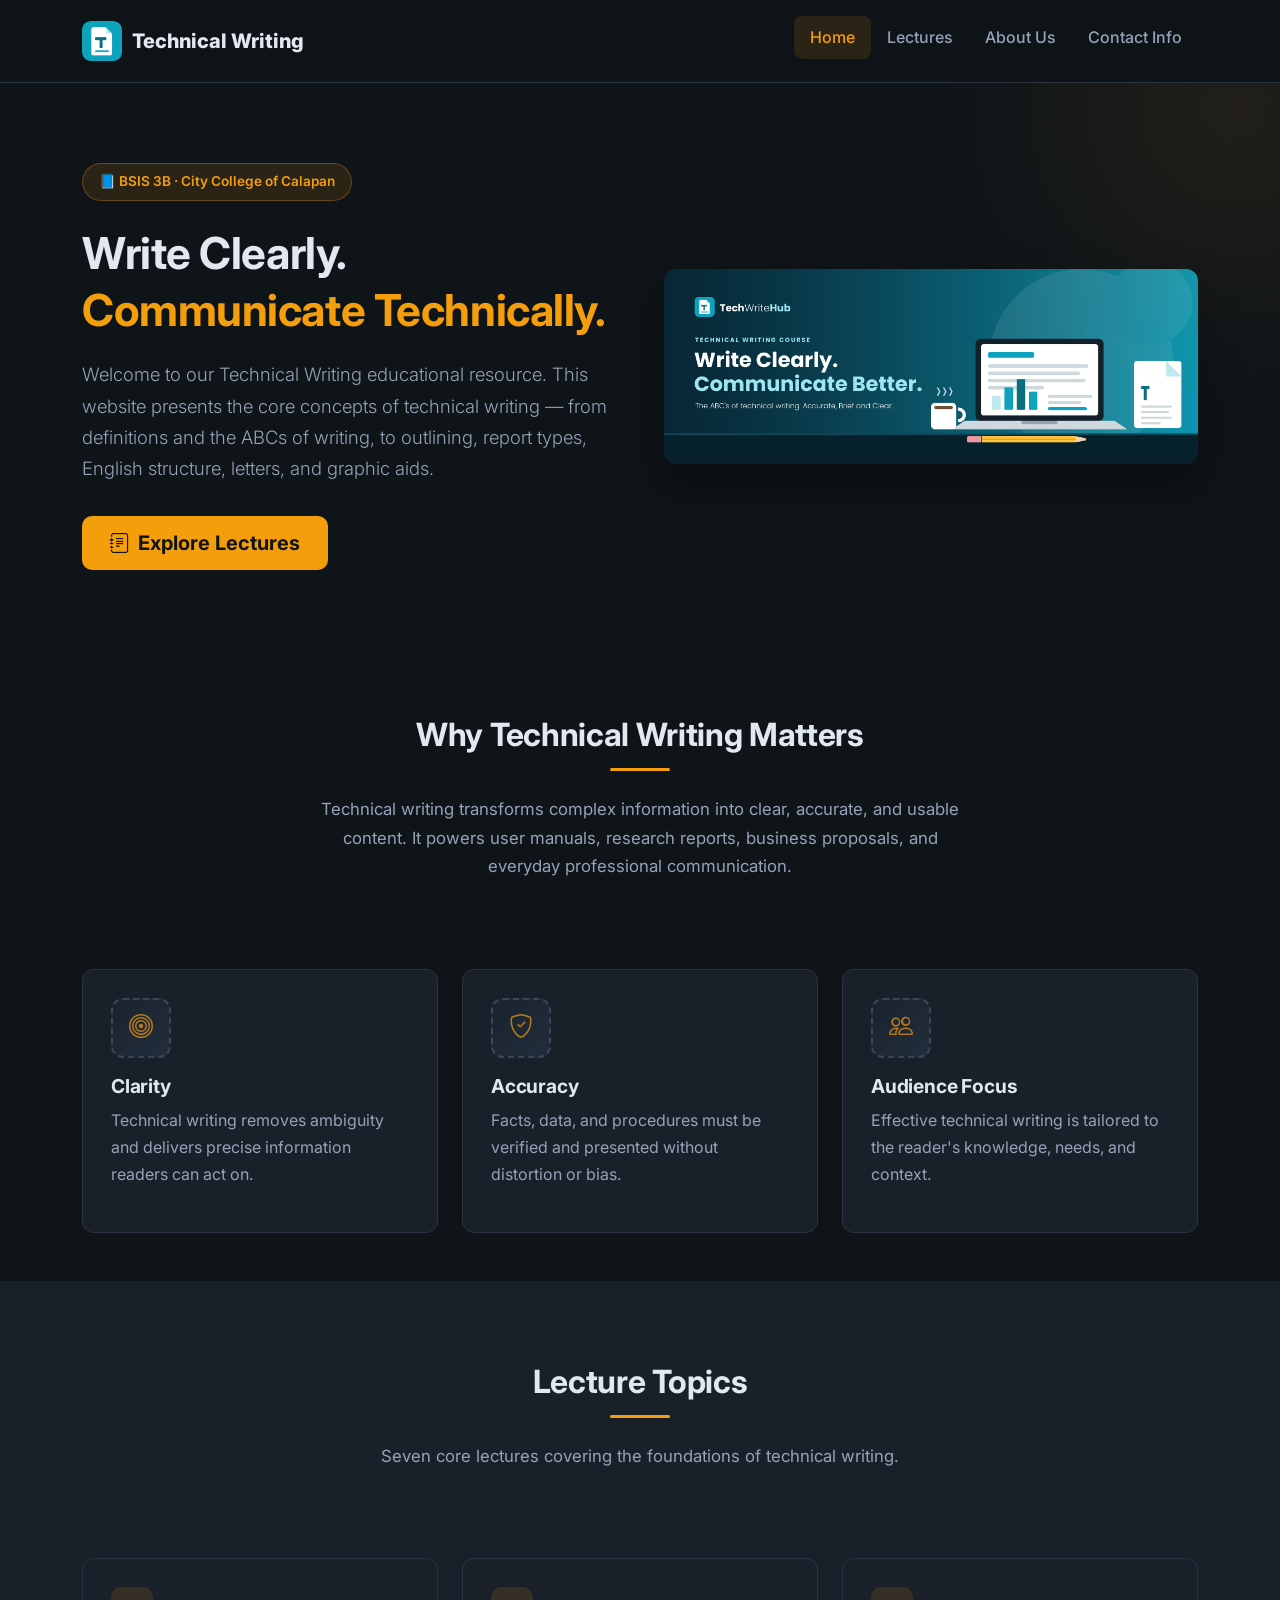
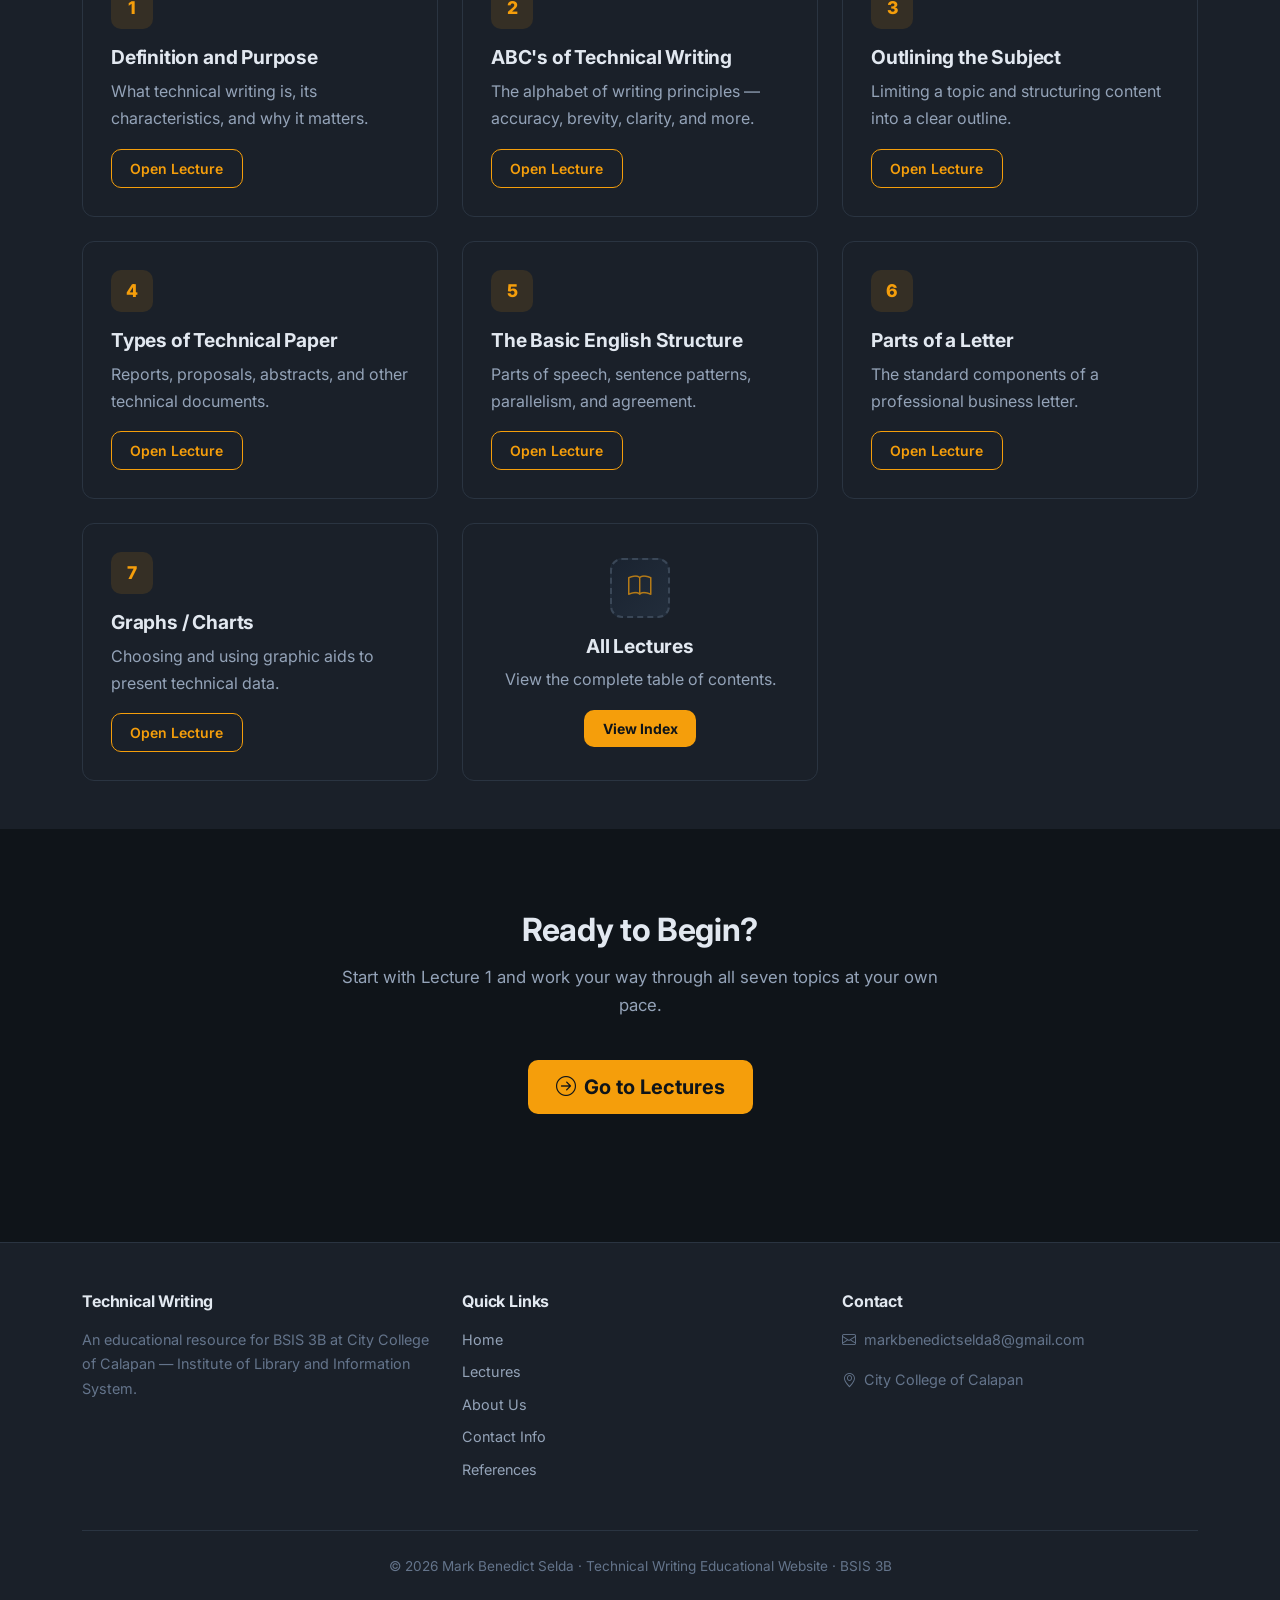
<file: Project/index.html>
<!DOCTYPE html>
<html lang="en">
<head>
  <meta charset="UTF-8" />
  <meta name="viewport" content="width=device-width, initial-scale=1.0" />
  <title>Technical Writing — Educational Resource</title>
  <link href="https://cdn.jsdelivr.net/npm/bootstrap@5.3.3/dist/css/bootstrap.min.css" rel="stylesheet" />
  <link href="https://cdn.jsdelivr.net/npm/bootstrap-icons@1.11.3/font/bootstrap-icons.css" rel="stylesheet" />
  <link href="https://fonts.googleapis.com/css2?family=Inter:wght@400;500;600;700;800&display=swap" rel="stylesheet" />
  <link rel="icon" type="image/png" href="assets/images/logo-icon.png" />
  <link rel="stylesheet" href="css/style.css" />
</head>
<body>

<nav class="navbar navbar-expand-lg sticky-top">
  <div class="container">
    <a class="navbar-brand" href="index.html">
      <img src="assets/img/logo-icon.png" alt="Technical Writing Logo" width="40" height="40" />
      <span>Technical Writing</span>
    </a>
    <button class="navbar-toggler" type="button" data-bs-toggle="collapse" data-bs-target="#mainNav">
      <span class="navbar-toggler-icon"></span>
    </button>
    <div class="collapse navbar-collapse" id="mainNav">
      <ul class="navbar-nav ms-auto">
        <li class="nav-item"><a class="nav-link active" href="index.html">Home</a></li>
        <li class="nav-item"><a class="nav-link" href="lectures.html">Lectures</a></li>
        <li class="nav-item"><a class="nav-link" href="about.html">About Us</a></li>
        <li class="nav-item"><a class="nav-link" href="contact.html">Contact Info</a></li>
      </ul>
    </div>
  </div>
</nav>

<header class="hero">
  <div class="container">
    <div class="row align-items-center g-5">
      <div class="col-lg-6">
        <span class="hero-badge">📘 BSIS 3B · City College of Calapan</span>
        <h1>Write Clearly.<br /><span class="highlight">Communicate Technically.</span></h1>
        <p class="lead">
          Welcome to our Technical Writing educational resource. This website presents the core concepts
          of technical writing — from definitions and the ABCs of writing, to outlining, report types,
          English structure, letters, and graphic aids.
        </p>
        <a href="lectures.html" class="btn btn-accent btn-lg">
          <i class="bi bi-journal-text me-2"></i>Explore Lectures
        </a>
      </div>
      <div class="col-lg-6">
        <img src="assets/img/course-banner.png"
             alt="Write Clearly. Communicate Better. Technical Writing Course banner"
             class="hero-image" />
      </div>
    </div>
  </div>
</header>

<section class="py-5">
  <div class="container">
    <div class="row justify-content-center text-center mb-5">
      <div class="col-lg-8">
        <h2 class="section-title">Why Technical Writing Matters</h2>
        <div class="divider-accent mx-auto"></div>
        <p class="section-subtitle">
          Technical writing transforms complex information into clear, accurate, and usable content.
          It powers user manuals, research reports, business proposals, and everyday professional communication.
        </p>
      </div>
    </div>
    <div class="row g-4">
      <div class="col-md-4">
        <div class="card-dark">
          <div class="img-placeholder img-placeholder--1-1">
            <div class="img-placeholder__icon"><i class="bi bi-bullseye"></i></div>
          </div>
          <h4>Clarity</h4>
          <p>Technical writing removes ambiguity and delivers precise information readers can act on.</p>
        </div>
      </div>
      <div class="col-md-4">
        <div class="card-dark">
          <div class="img-placeholder img-placeholder--1-1">
            <div class="img-placeholder__icon"><i class="bi bi-shield-check"></i></div>
          </div>
          <h4>Accuracy</h4>
          <p>Facts, data, and procedures must be verified and presented without distortion or bias.</p>
        </div>
      </div>
      <div class="col-md-4">
        <div class="card-dark">
          <div class="img-placeholder img-placeholder--1-1">
            <div class="img-placeholder__icon"><i class="bi bi-people"></i></div>
          </div>
          <h4>Audience Focus</h4>
          <p>Effective technical writing is tailored to the reader's knowledge, needs, and context.</p>
        </div>
      </div>
    </div>
  </div>
</section>

<section class="py-5" style="background: var(--bg-surface);">
  <div class="container">
    <div class="row justify-content-center text-center mb-5">
      <div class="col-lg-8">
        <h2 class="section-title">Lecture Topics</h2>
        <div class="divider-accent mx-auto"></div>
        <p class="section-subtitle">Seven core lectures covering the foundations of technical writing.</p>
      </div>
    </div>
    <div class="row g-4">
      <div class="col-md-6 col-lg-4">
        <div class="card-dark">
          <span class="lecture-number">1</span>
          <h4>Definition and Purpose</h4>
          <p>What technical writing is, its characteristics, and why it matters.</p>
          <a href="lectures/lecture1.html" class="btn btn-outline-accent btn-sm">Open Lecture</a>
        </div>
      </div>
      <div class="col-md-6 col-lg-4">
        <div class="card-dark">
          <span class="lecture-number">2</span>
          <h4>ABC's of Technical Writing</h4>
          <p>The alphabet of writing principles — accuracy, brevity, clarity, and more.</p>
          <a href="lectures/lecture2.html" class="btn btn-outline-accent btn-sm">Open Lecture</a>
        </div>
      </div>
      <div class="col-md-6 col-lg-4">
        <div class="card-dark">
          <span class="lecture-number">3</span>
          <h4>Outlining the Subject</h4>
          <p>Limiting a topic and structuring content into a clear outline.</p>
          <a href="lectures/lecture3.html" class="btn btn-outline-accent btn-sm">Open Lecture</a>
        </div>
      </div>
      <div class="col-md-6 col-lg-4">
        <div class="card-dark">
          <span class="lecture-number">4</span>
          <h4>Types of Technical Paper</h4>
          <p>Reports, proposals, abstracts, and other technical documents.</p>
          <a href="lectures/lecture4.html" class="btn btn-outline-accent btn-sm">Open Lecture</a>
        </div>
      </div>
      <div class="col-md-6 col-lg-4">
        <div class="card-dark">
          <span class="lecture-number">5</span>
          <h4>The Basic English Structure</h4>
          <p>Parts of speech, sentence patterns, parallelism, and agreement.</p>
          <a href="lectures/lecture5.html" class="btn btn-outline-accent btn-sm">Open Lecture</a>
        </div>
      </div>
      <div class="col-md-6 col-lg-4">
        <div class="card-dark">
          <span class="lecture-number">6</span>
          <h4>Parts of a Letter</h4>
          <p>The standard components of a professional business letter.</p>
          <a href="lectures/lecture6.html" class="btn btn-outline-accent btn-sm">Open Lecture</a>
        </div>
      </div>
      <div class="col-md-6 col-lg-4">
        <div class="card-dark">
          <span class="lecture-number">7</span>
          <h4>Graphs / Charts</h4>
          <p>Choosing and using graphic aids to present technical data.</p>
          <a href="lectures/lecture7.html" class="btn btn-outline-accent btn-sm">Open Lecture</a>
        </div>
      </div>
      <div class="col-md-6 col-lg-4">
        <div class="card-dark d-flex flex-column justify-content-center align-items-center text-center">
          <div class="img-placeholder img-placeholder--1-1" style="max-width:100px; margin-bottom:1rem;">
            <div class="img-placeholder__icon"><i class="bi bi-book"></i></div>
          </div>
          <h4>All Lectures</h4>
          <p>View the complete table of contents.</p>
          <a href="lectures.html" class="btn btn-accent btn-sm">View Index</a>
        </div>
      </div>
    </div>
  </div>
</section>

<section class="py-5">
  <div class="container text-center">
    <h2 class="section-title">Ready to Begin?</h2>
    <p class="section-subtitle">
      Start with Lecture 1 and work your way through all seven topics at your own pace.
    </p>
    <a href="lectures.html" class="btn btn-accent btn-lg">
      <i class="bi bi-arrow-right-circle me-2"></i>Go to Lectures
    </a>
  </div>
</section>

<footer>
  <div class="container">
    <div class="row g-4">
      <div class="col-md-4">
        <h5>Technical Writing</h5>
        <p>An educational resource for BSIS 3B at City College of Calapan — Institute of Library and Information System.</p>
      </div>
      <div class="col-md-4">
        <h5>Quick Links</h5>
        <ul>
          <li><a href="index.html">Home</a></li>
          <li><a href="lectures.html">Lectures</a></li>
          <li><a href="about.html">About Us</a></li>
          <li><a href="contact.html">Contact Info</a></li>
          <li><a href="references.html">References</a></li>
        </ul>
      </div>
      <div class="col-md-4">
        <h5>Contact</h5>
        <p><i class="bi bi-envelope me-2"></i>markbenedictselda8@gmail.com</p>
        <p><i class="bi bi-geo-alt me-2"></i>City College of Calapan</p>
      </div>
    </div>
    <div class="footer-bottom">
      © 2026 Mark Benedict Selda · Technical Writing Educational Website · BSIS 3B
    </div>
  </div>
</footer>

<button id="backToTop" aria-label="Back to top"><i class="bi bi-arrow-up"></i></button>
<script src="https://cdn.jsdelivr.net/npm/bootstrap@5.3.3/dist/js/bootstrap.bundle.min.js"></script>
<script src="js/main.js"></script>
</body>
</html>
</file>
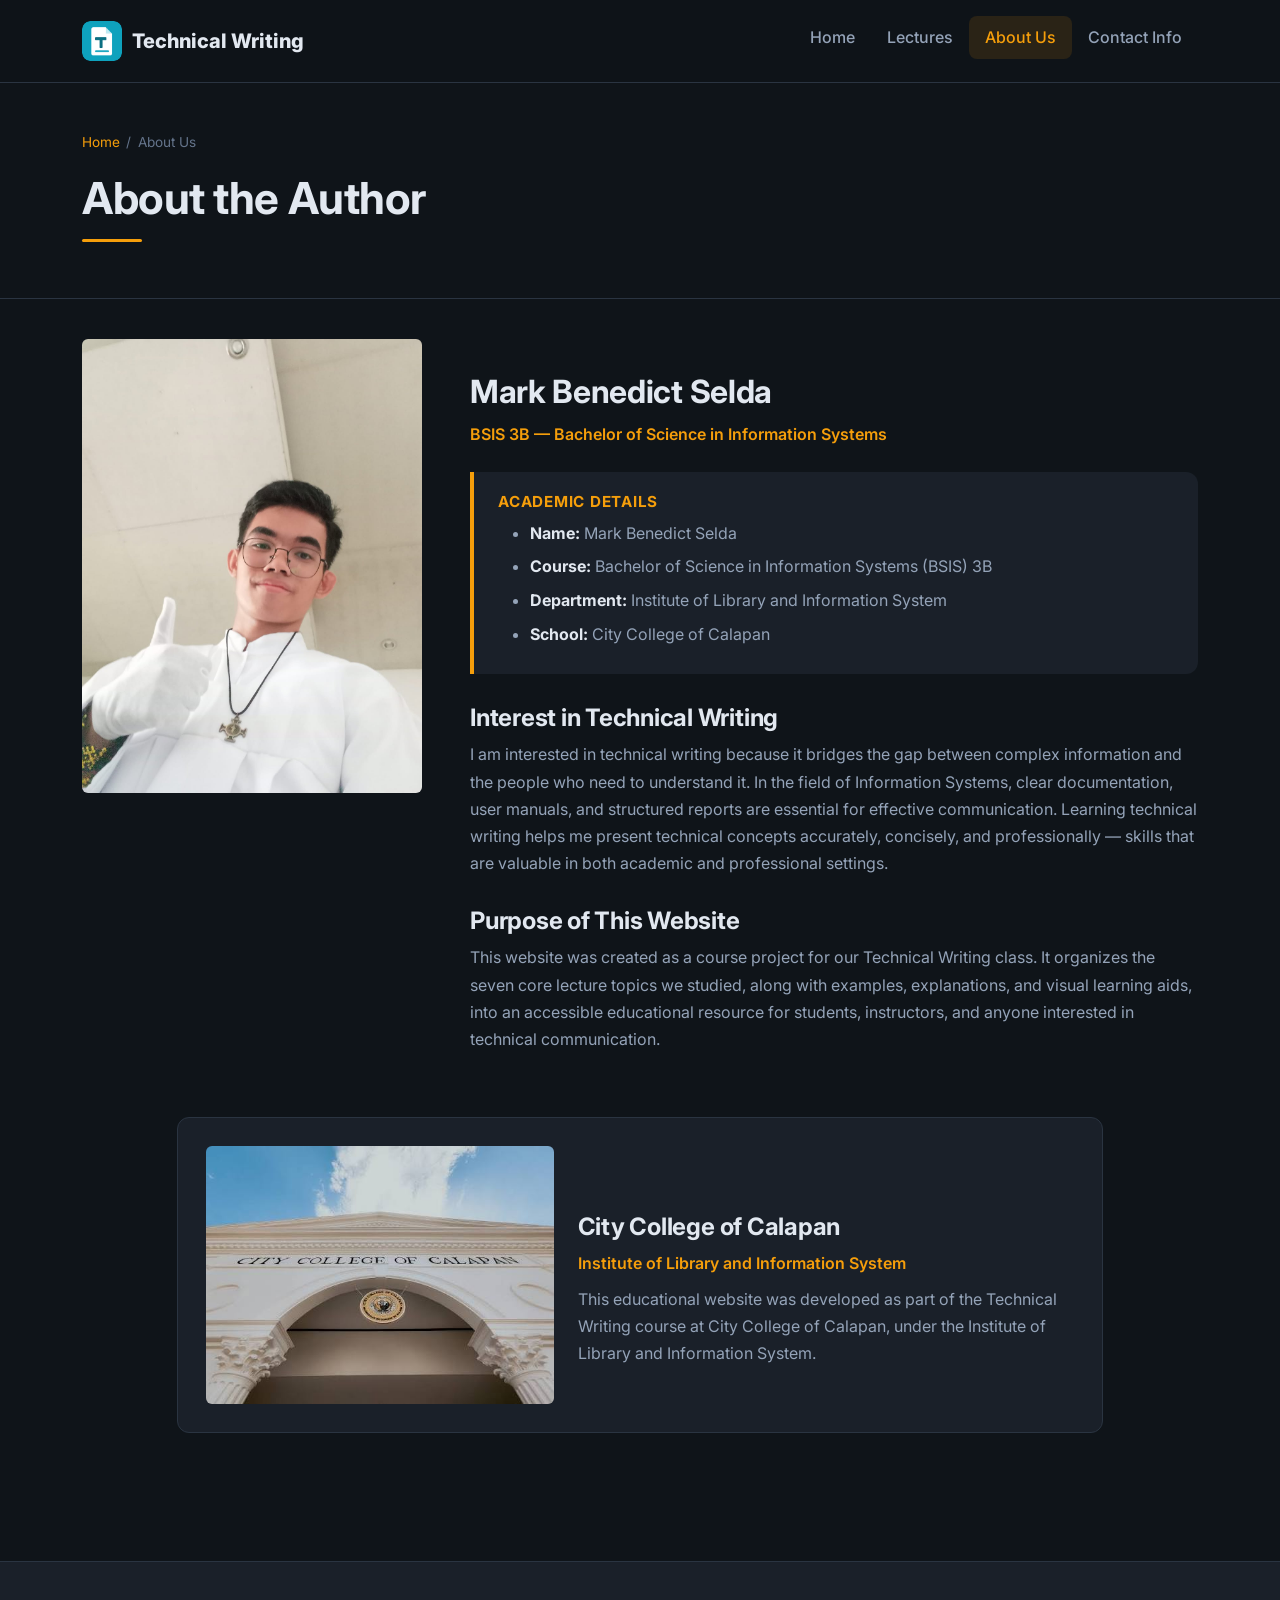
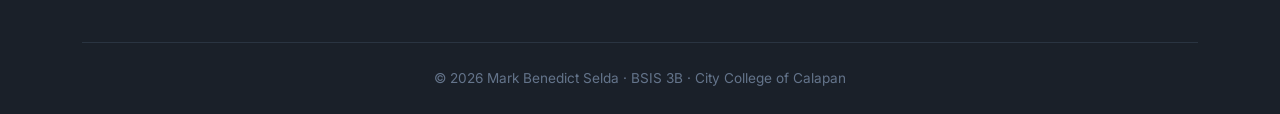
<file: Project/about.html>
<!DOCTYPE html>
<html lang="en">
<head>
  <meta charset="UTF-8" />
  <meta name="viewport" content="width=device-width, initial-scale=1.0" />
  <title>About Us — Technical Writing</title>
  <link href="https://cdn.jsdelivr.net/npm/bootstrap@5.3.3/dist/css/bootstrap.min.css" rel="stylesheet" />
  <link href="https://cdn.jsdelivr.net/npm/bootstrap-icons@1.11.3/font/bootstrap-icons.css" rel="stylesheet" />
  <link href="https://fonts.googleapis.com/css2?family=Inter:wght@400;500;600;700;800&display=swap" rel="stylesheet" />
  <link rel="icon" type="image/png" href="assets/img/logo-icon.png" />
  <link rel="stylesheet" href="css/style.css" />
</head>
<body>

<nav class="navbar navbar-expand-lg sticky-top">
  <div class="container">
    <a class="navbar-brand" href="index.html"><img src="assets/img/logo-icon.png" alt="Technical Writing Logo" width="40" height="40" /><span>Technical Writing</span></a>
    <button class="navbar-toggler" type="button" data-bs-toggle="collapse" data-bs-target="#mainNav"><span class="navbar-toggler-icon"></span></button>
    <div class="collapse navbar-collapse" id="mainNav">
      <ul class="navbar-nav ms-auto">
        <li class="nav-item"><a class="nav-link" href="index.html">Home</a></li>
        <li class="nav-item"><a class="nav-link" href="lectures.html">Lectures</a></li>
        <li class="nav-item"><a class="nav-link active" href="about.html">About Us</a></li>
        <li class="nav-item"><a class="nav-link" href="contact.html">Contact Info</a></li>
      </ul>
    </div>
  </div>
</nav>

<header class="lecture-header">
  <div class="container">
    <div class="breadcrumb-custom"><a href="index.html">Home</a><span>/</span>About Us</div>
    <h1>About the Author</h1>
    <div class="divider-accent"></div>
  </div>
</header>

<main class="container pb-5">
  <div class="row g-5 align-items-start">
    <div class="col-md-4">
      <img src="assets/img/profile.jpg" alt="Mark Benedict Selda" class="img-fluid rounded" />
    </div>
    <div class="col-md-8">
      <h2>Mark Benedict Selda</h2>
      <p class="text-accent" style="font-weight:600;">BSIS 3B — Bachelor of Science in Information Systems</p>

      <div class="key-box">
        <h5>Academic Details</h5>
        <ul class="mb-0">
          <li><strong>Name:</strong> Mark Benedict Selda</li>
          <li><strong>Course:</strong> Bachelor of Science in Information Systems (BSIS) 3B</li>
          <li><strong>Department:</strong> Institute of Library and Information System</li>
          <li><strong>School:</strong> City College of Calapan</li>
        </ul>
      </div>

      <h3>Interest in Technical Writing</h3>
      <p>
        I am interested in technical writing because it bridges the gap between complex information
        and the people who need to understand it. In the field of Information Systems, clear
        documentation, user manuals, and structured reports are essential for effective communication.
        Learning technical writing helps me present technical concepts accurately, concisely, and
        professionally — skills that are valuable in both academic and professional settings.
      </p>

      <h3>Purpose of This Website</h3>
      <p>
        This website was created as a course project for our Technical Writing class. It organizes the
        seven core lecture topics we studied, along with examples, explanations, and visual learning
        aids, into an accessible educational resource for students, instructors, and anyone interested
        in technical communication.
      </p>
    </div>
  </div>

  <div class="row justify-content-center mt-5">
    <div class="col-lg-10">
      <div class="card-dark">
        <div class="row g-4 align-items-center">
          <div class="col-md-5">
            <img src="assets/img/school.jpg" alt="City College of Calapan facade" class="img-fluid rounded" />
          </div>
          <div class="col-md-7">
            <h3 class="mb-2">City College of Calapan</h3>
            <p class="text-accent mb-2" style="font-weight:600;">Institute of Library and Information System</p>
            <p class="mb-0">
              This educational website was developed as part of the Technical Writing course at
              City College of Calapan, under the Institute of Library and Information System.
            </p>
          </div>
        </div>
      </div>
    </div>
  </div>
</main>

<footer><div class="container"><div class="footer-bottom">© 2026 Mark Benedict Selda · BSIS 3B · City College of Calapan</div></div></footer>
<button id="backToTop" aria-label="Back to top"><i class="bi bi-arrow-up"></i></button>
<script src="https://cdn.jsdelivr.net/npm/bootstrap@5.3.3/dist/js/bootstrap.bundle.min.js"></script>
<script src="js/main.js"></script>
</body>
</html>
</file>
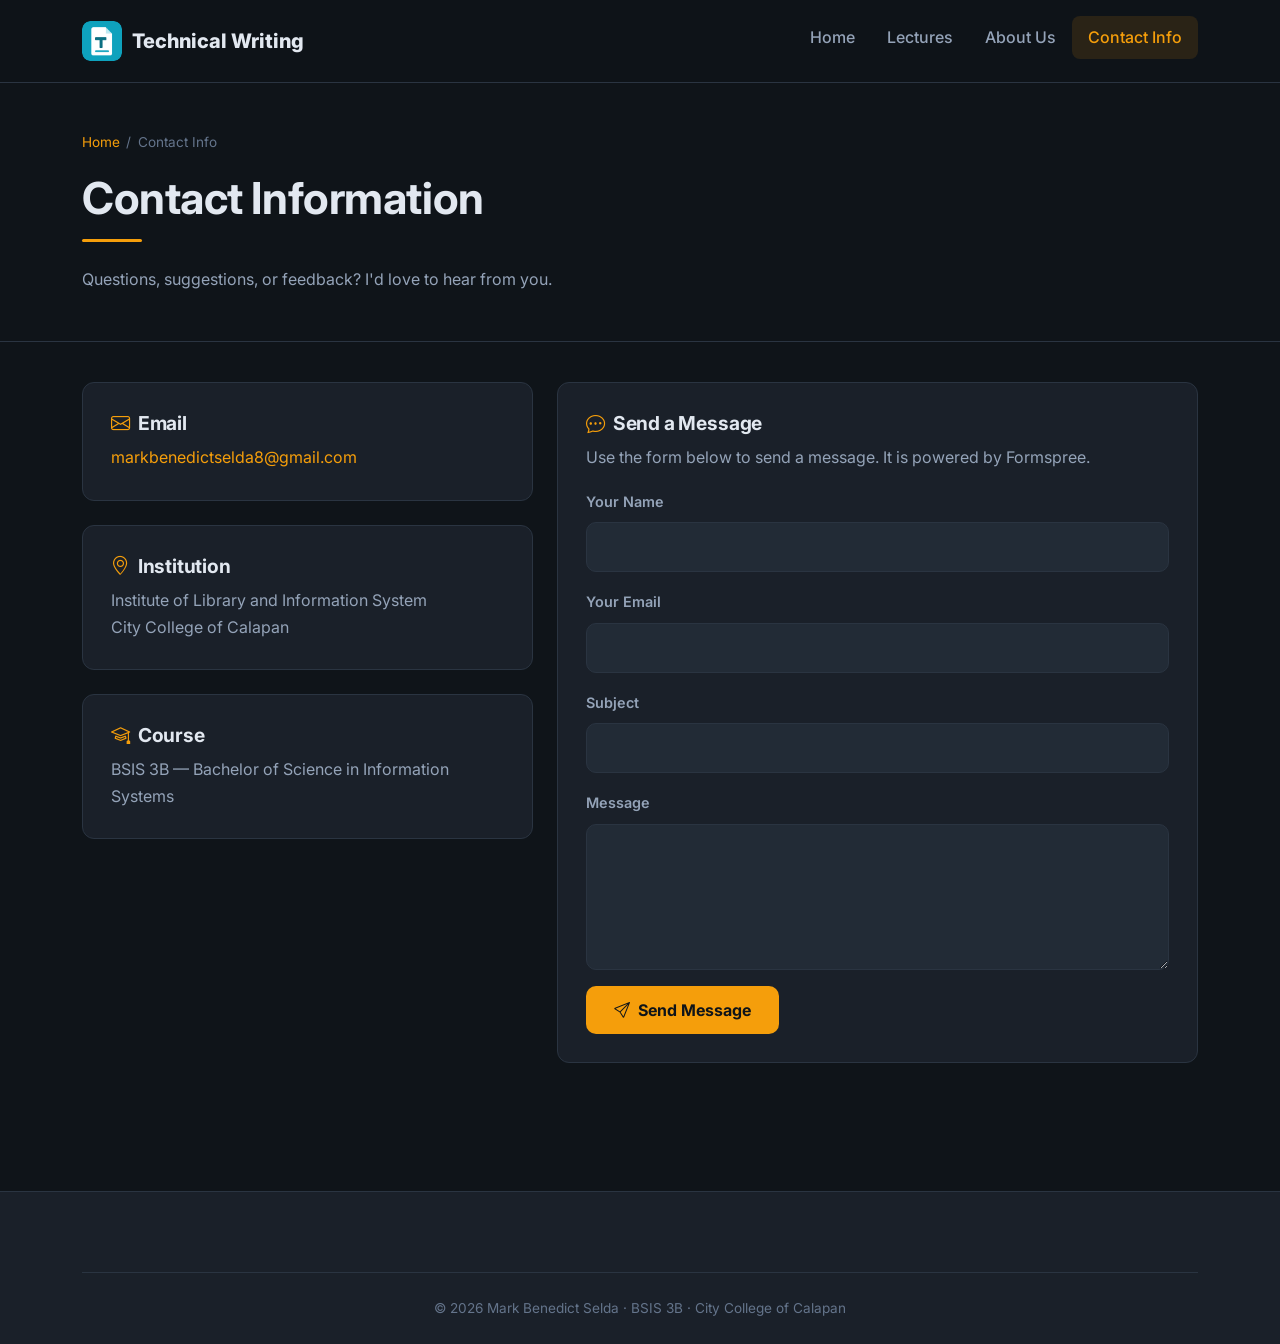
<file: Project/contact.html>
<!DOCTYPE html>
<html lang="en">
<head>
  <meta charset="UTF-8" />
  <meta name="viewport" content="width=device-width, initial-scale=1.0" />
  <title>Contact Info — Technical Writing</title>
  <link href="https://cdn.jsdelivr.net/npm/bootstrap@5.3.3/dist/css/bootstrap.min.css" rel="stylesheet" />
  <link href="https://cdn.jsdelivr.net/npm/bootstrap-icons@1.11.3/font/bootstrap-icons.css" rel="stylesheet" />
  <link href="https://fonts.googleapis.com/css2?family=Inter:wght@400;500;600;700;800&display=swap" rel="stylesheet" />
  <link rel="icon" type="image/png" href="assets/img/logo-icon.png" />
  <link rel="stylesheet" href="css/style.css" />
</head>
<body>

<nav class="navbar navbar-expand-lg sticky-top">
  <div class="container">
    <a class="navbar-brand" href="index.html"><img src="assets/img/logo-icon.png" alt="Technical Writing Logo" width="40" height="40" /><span>Technical Writing</span></a>
    <button class="navbar-toggler" type="button" data-bs-toggle="collapse" data-bs-target="#mainNav"><span class="navbar-toggler-icon"></span></button>
    <div class="collapse navbar-collapse" id="mainNav">
      <ul class="navbar-nav ms-auto">
        <li class="nav-item"><a class="nav-link" href="index.html">Home</a></li>
        <li class="nav-item"><a class="nav-link" href="lectures.html">Lectures</a></li>
        <li class="nav-item"><a class="nav-link" href="about.html">About Us</a></li>
        <li class="nav-item"><a class="nav-link active" href="contact.html">Contact Info</a></li>
      </ul>
    </div>
  </div>
</nav>

<header class="lecture-header">
  <div class="container">
    <div class="breadcrumb-custom"><a href="index.html">Home</a><span>/</span>Contact Info</div>
    <h1>Contact Information</h1>
    <div class="divider-accent"></div>
    <p class="text-secondary-custom">Questions, suggestions, or feedback? I'd love to hear from you.</p>
  </div>
</header>

<main class="container pb-5">
  <div class="row g-4 align-items-start">
    <div class="col-md-5">
      <div class="d-flex flex-column gap-4">
        <div class="card-dark"><h4><i class="bi bi-envelope me-2 text-accent"></i>Email</h4><p class="mb-0"><a href="mailto:markbenedictselda8@gmail.com">markbenedictselda8@gmail.com</a></p></div>
        <div class="card-dark"><h4><i class="bi bi-geo-alt me-2 text-accent"></i>Institution</h4><p class="mb-0">Institute of Library and Information System<br />City College of Calapan</p></div>
        <div class="card-dark"><h4><i class="bi bi-mortarboard me-2 text-accent"></i>Course</h4><p class="mb-0">BSIS 3B — Bachelor of Science in Information Systems</p></div>
      </div>
    </div>
    <div class="col-md-7">
      <div class="card-dark" style="height:auto;">
        <h4><i class="bi bi-chat-dots me-2 text-accent"></i>Send a Message</h4>
        <p>Use the form below to send a message. It is powered by Formspree.</p>
        <form id="contactForm" action="https://formspree.io/f/YOUR_FORM_ID" method="POST">
          <div class="mb-3"><label for="name" class="form-label">Your Name</label><input type="text" class="form-control form-control-dark" id="name" name="name" required /></div>
          <div class="mb-3"><label for="email" class="form-label">Your Email</label><input type="email" class="form-control form-control-dark" id="email" name="email" required /></div>
          <div class="mb-3"><label for="subject" class="form-label">Subject</label><input type="text" class="form-control form-control-dark" id="subject" name="subject" required /></div>
          <div class="mb-3"><label for="message" class="form-label">Message</label><textarea class="form-control form-control-dark" id="message" name="message" rows="5" required></textarea></div>
          <button type="submit" class="btn btn-accent"><i class="bi bi-send me-2"></i>Send Message</button>
          <div id="formStatus"></div>
        </form>
      </div>
    </div>
  </div>
</main>

<footer><div class="container"><div class="footer-bottom">© 2026 Mark Benedict Selda · BSIS 3B · City College of Calapan</div></div></footer>
<button id="backToTop" aria-label="Back to top"><i class="bi bi-arrow-up"></i></button>
<script src="https://cdn.jsdelivr.net/npm/bootstrap@5.3.3/dist/js/bootstrap.bundle.min.js"></script>
<script src="js/main.js"></script>
</body>
</html>
</file>
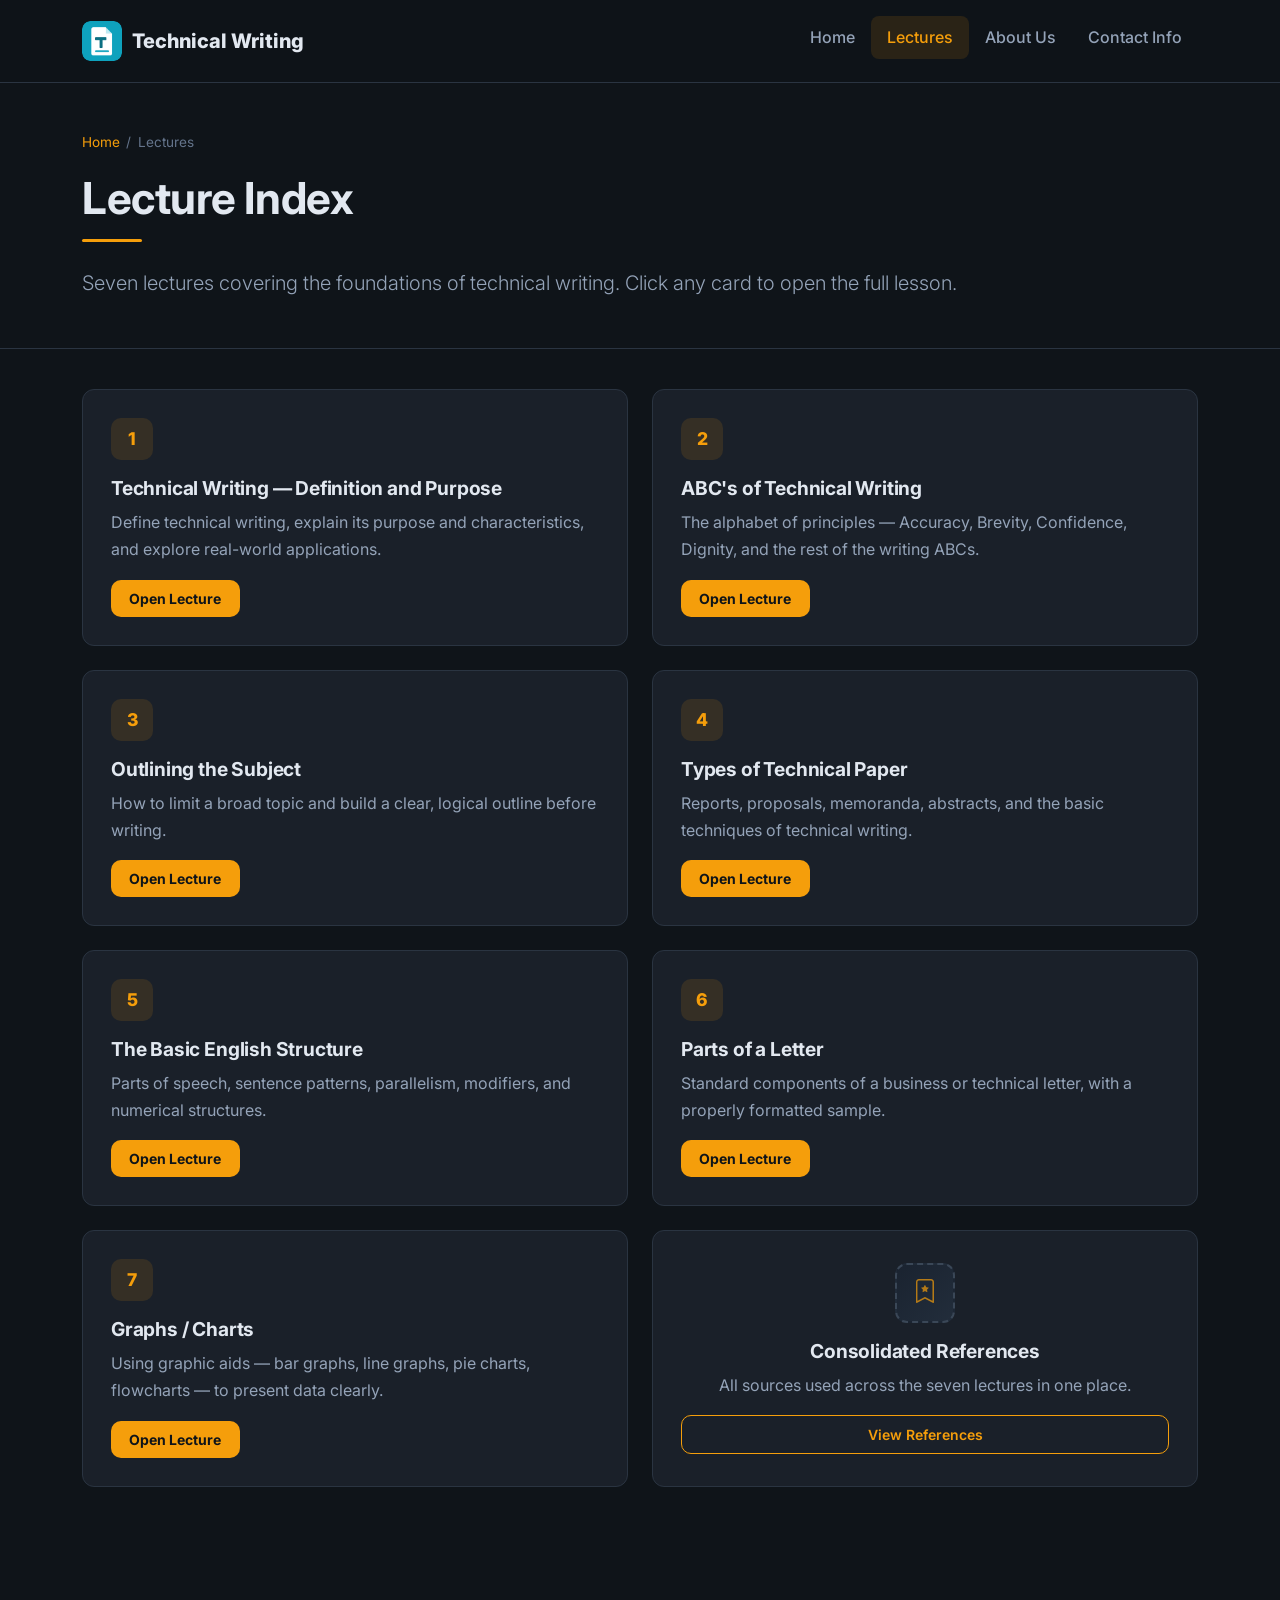
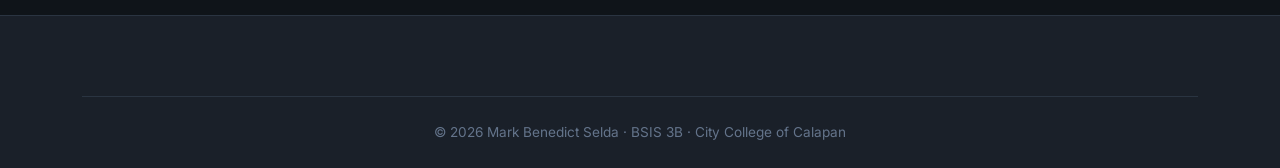
<file: Project/lectures.html>
<!DOCTYPE html>
<html lang="en">
<head>
  <meta charset="UTF-8" />
  <meta name="viewport" content="width=device-width, initial-scale=1.0" />
  <title>Lectures — Technical Writing</title>
  <link href="https://cdn.jsdelivr.net/npm/bootstrap@5.3.3/dist/css/bootstrap.min.css" rel="stylesheet" />
  <link href="https://cdn.jsdelivr.net/npm/bootstrap-icons@1.11.3/font/bootstrap-icons.css" rel="stylesheet" />
  <link href="https://fonts.googleapis.com/css2?family=Inter:wght@400;500;600;700;800&display=swap" rel="stylesheet" />
  <link rel="icon" type="image/png" href="assets/img/logo-icon.png" />
  <link rel="stylesheet" href="css/style.css" />
</head>
<body>

<nav class="navbar navbar-expand-lg sticky-top">
  <div class="container">
    <a class="navbar-brand" href="index.html"><img src="assets/img/logo-icon.png" alt="Technical Writing Logo" width="40" height="40" /><span>Technical Writing</span></a>
    <button class="navbar-toggler" type="button" data-bs-toggle="collapse" data-bs-target="#mainNav"><span class="navbar-toggler-icon"></span></button>
    <div class="collapse navbar-collapse" id="mainNav">
      <ul class="navbar-nav ms-auto">
        <li class="nav-item"><a class="nav-link" href="index.html">Home</a></li>
        <li class="nav-item"><a class="nav-link active" href="lectures.html">Lectures</a></li>
        <li class="nav-item"><a class="nav-link" href="about.html">About Us</a></li>
        <li class="nav-item"><a class="nav-link" href="contact.html">Contact Info</a></li>
      </ul>
    </div>
  </div>
</nav>

<header class="lecture-header">
  <div class="container">
    <div class="breadcrumb-custom"><a href="index.html">Home</a><span>/</span>Lectures</div>
    <h1>Lecture Index</h1>
    <div class="divider-accent"></div>
    <p class="lead text-secondary-custom">Seven lectures covering the foundations of technical writing. Click any card to open the full lesson.</p>
  </div>
</header>

<main class="container pb-5">
  <div class="row g-4">
    <div class="col-md-6"><div class="card-dark"><span class="lecture-number">1</span><h4>Technical Writing — Definition and Purpose</h4><p>Define technical writing, explain its purpose and characteristics, and explore real-world applications.</p><a href="lectures/lecture1.html" class="btn btn-accent btn-sm">Open Lecture</a></div></div>
    <div class="col-md-6"><div class="card-dark"><span class="lecture-number">2</span><h4>ABC's of Technical Writing</h4><p>The alphabet of principles — Accuracy, Brevity, Confidence, Dignity, and the rest of the writing ABCs.</p><a href="lectures/lecture2.html" class="btn btn-accent btn-sm">Open Lecture</a></div></div>
    <div class="col-md-6"><div class="card-dark"><span class="lecture-number">3</span><h4>Outlining the Subject</h4><p>How to limit a broad topic and build a clear, logical outline before writing.</p><a href="lectures/lecture3.html" class="btn btn-accent btn-sm">Open Lecture</a></div></div>
    <div class="col-md-6"><div class="card-dark"><span class="lecture-number">4</span><h4>Types of Technical Paper</h4><p>Reports, proposals, memoranda, abstracts, and the basic techniques of technical writing.</p><a href="lectures/lecture4.html" class="btn btn-accent btn-sm">Open Lecture</a></div></div>
    <div class="col-md-6"><div class="card-dark"><span class="lecture-number">5</span><h4>The Basic English Structure</h4><p>Parts of speech, sentence patterns, parallelism, modifiers, and numerical structures.</p><a href="lectures/lecture5.html" class="btn btn-accent btn-sm">Open Lecture</a></div></div>
    <div class="col-md-6"><div class="card-dark"><span class="lecture-number">6</span><h4>Parts of a Letter</h4><p>Standard components of a business or technical letter, with a properly formatted sample.</p><a href="lectures/lecture6.html" class="btn btn-accent btn-sm">Open Lecture</a></div></div>
    <div class="col-md-6"><div class="card-dark"><span class="lecture-number">7</span><h4>Graphs / Charts</h4><p>Using graphic aids — bar graphs, line graphs, pie charts, flowcharts — to present data clearly.</p><a href="lectures/lecture7.html" class="btn btn-accent btn-sm">Open Lecture</a></div></div>
    <div class="col-md-6"><div class="card-dark d-flex flex-column justify-content-center text-center"><div class="img-placeholder img-placeholder--1-1" style="max-width:100px; margin:0 auto 1rem;"><div class="img-placeholder__icon"><i class="bi bi-bookmark-star"></i></div></div><h4>Consolidated References</h4><p>All sources used across the seven lectures in one place.</p><a href="references.html" class="btn btn-outline-accent btn-sm">View References</a></div></div>
  </div>
</main>

<footer><div class="container"><div class="footer-bottom">© 2026 Mark Benedict Selda · BSIS 3B · City College of Calapan</div></div></footer>
<button id="backToTop" aria-label="Back to top"><i class="bi bi-arrow-up"></i></button>
<script src="https://cdn.jsdelivr.net/npm/bootstrap@5.3.3/dist/js/bootstrap.bundle.min.js"></script>
<script src="js/main.js"></script>
</body>
</html>
</file>
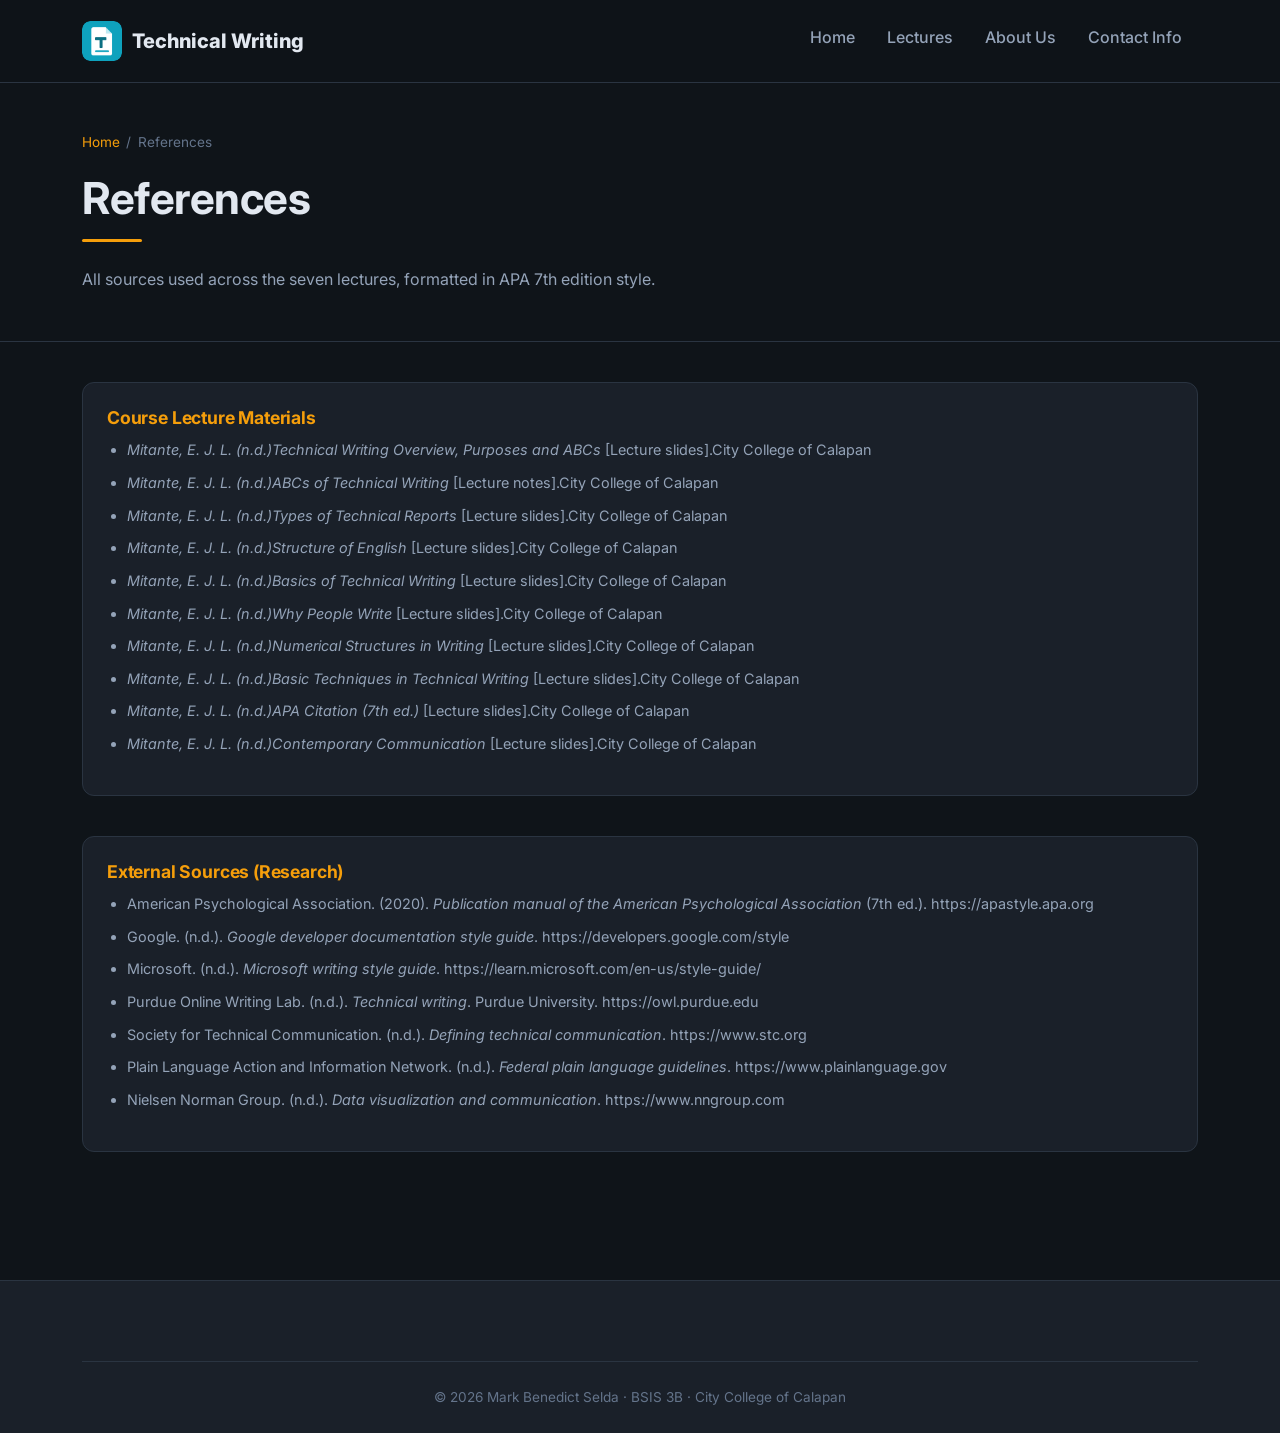
<file: Project/references.html>
<!DOCTYPE html>
<html lang="en">
<head>
  <meta charset="UTF-8" />
  <meta name="viewport" content="width=device-width, initial-scale=1.0" />
  <title>References — Technical Writing</title>
  <link href="https://cdn.jsdelivr.net/npm/bootstrap@5.3.3/dist/css/bootstrap.min.css" rel="stylesheet" />
  <link href="https://cdn.jsdelivr.net/npm/bootstrap-icons@1.11.3/font/bootstrap-icons.css" rel="stylesheet" />
  <link href="https://fonts.googleapis.com/css2?family=Inter:wght@400;500;600;700;800&display=swap" rel="stylesheet" />
  <link rel="icon" type="image/png" href="assets/img/logo-icon.png" />
  <link rel="stylesheet" href="css/style.css" />
</head>
<body>

<nav class="navbar navbar-expand-lg sticky-top">
  <div class="container">
    <a class="navbar-brand" href="index.html"><img src="assets/img/logo-icon.png" alt="Technical Writing Logo" width="40" height="40" /><span>Technical Writing</span></a>
    <button class="navbar-toggler" type="button" data-bs-toggle="collapse" data-bs-target="#mainNav"><span class="navbar-toggler-icon"></span></button>
    <div class="collapse navbar-collapse" id="mainNav">
      <ul class="navbar-nav ms-auto">
        <li class="nav-item"><a class="nav-link" href="index.html">Home</a></li>
        <li class="nav-item"><a class="nav-link" href="lectures.html">Lectures</a></li>
        <li class="nav-item"><a class="nav-link" href="about.html">About Us</a></li>
        <li class="nav-item"><a class="nav-link" href="contact.html">Contact Info</a></li>
      </ul>
    </div>
  </div>
</nav>

<header class="lecture-header">
  <div class="container">
    <div class="breadcrumb-custom"><a href="index.html">Home</a><span>/</span>References</div>
    <h1>References</h1>
    <div class="divider-accent"></div>
    <p class="text-secondary-custom">All sources used across the seven lectures, formatted in APA 7th edition style.</p>
  </div>
</header>

<main class="container pb-5">
  <div class="ref-box">
    <h4>Course Lecture Materials</h4>
    <ul>
      <li><em>Mitante, E. J. L. (n.d.)Technical Writing Overview, Purposes and ABCs</em> [Lecture slides].City College of Calapan </li>
      <li><em>Mitante, E. J. L. (n.d.)ABCs of Technical Writing</em> [Lecture notes].City College of Calapan </li>
      <li><em>Mitante, E. J. L. (n.d.)Types of Technical Reports</em> [Lecture slides].City College of Calapan </li>
      <li><em>Mitante, E. J. L. (n.d.)Structure of English</em> [Lecture slides].City College of Calapan </li>
      <li><em>Mitante, E. J. L. (n.d.)Basics of Technical Writing</em> [Lecture slides].City College of Calapan </li>
      <li><em>Mitante, E. J. L. (n.d.)Why People Write</em> [Lecture slides].City College of Calapan </li>
      <li><em>Mitante, E. J. L. (n.d.)Numerical Structures in Writing</em> [Lecture slides].City College of Calapan </li>
      <li><em>Mitante, E. J. L. (n.d.)Basic Techniques in Technical Writing</em> [Lecture slides].City College of Calapan </li>
      <li><em>Mitante, E. J. L. (n.d.)APA Citation (7th ed.)</em> [Lecture slides].City College of Calapan </li>
      <li><em>Mitante, E. J. L. (n.d.)Contemporary Communication</em> [Lecture slides].City College of Calapan </li>
    </ul>
  </div>
  <div class="ref-box">
    <h4>External Sources (Research)</h4>
    <ul>
      <li>American Psychological Association. (2020). <em>Publication manual of the American Psychological Association</em> (7th ed.). https://apastyle.apa.org</li>
      <li>Google. (n.d.). <em>Google developer documentation style guide</em>. https://developers.google.com/style</li>
      <li>Microsoft. (n.d.). <em>Microsoft writing style guide</em>. https://learn.microsoft.com/en-us/style-guide/</li>
      <li>Purdue Online Writing Lab. (n.d.). <em>Technical writing</em>. Purdue University. https://owl.purdue.edu</li>
      <li>Society for Technical Communication. (n.d.). <em>Defining technical communication</em>. https://www.stc.org</li>
      <li>Plain Language Action and Information Network. (n.d.). <em>Federal plain language guidelines</em>. https://www.plainlanguage.gov</li>
      <li>Nielsen Norman Group. (n.d.). <em>Data visualization and communication</em>. https://www.nngroup.com</li>
    </ul>
  </div>
</main>

<footer><div class="container"><div class="footer-bottom">© 2026 Mark Benedict Selda · BSIS 3B · City College of Calapan</div></div></footer>
<button id="backToTop" aria-label="Back to top"><i class="bi bi-arrow-up"></i></button>
<script src="https://cdn.jsdelivr.net/npm/bootstrap@5.3.3/dist/js/bootstrap.bundle.min.js"></script>
<script src="js/main.js"></script>
</body>
</html>
</file>
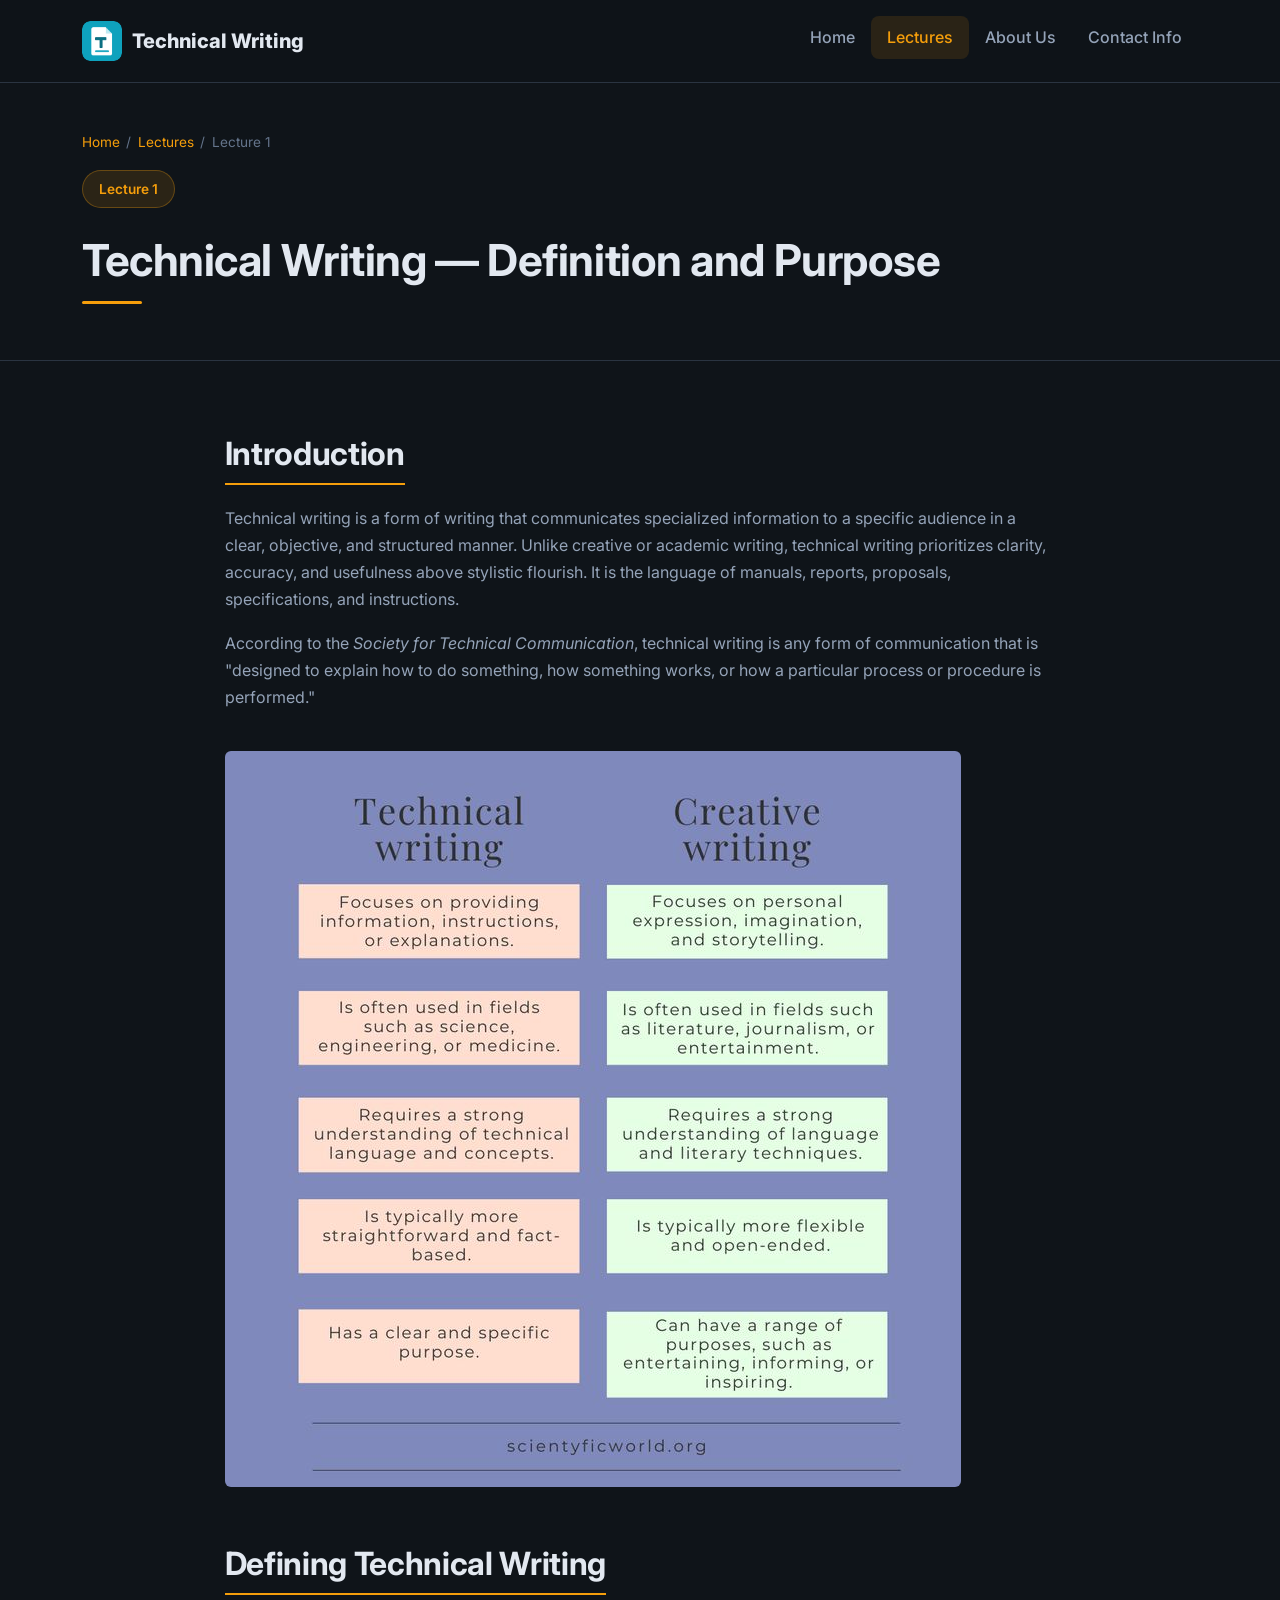
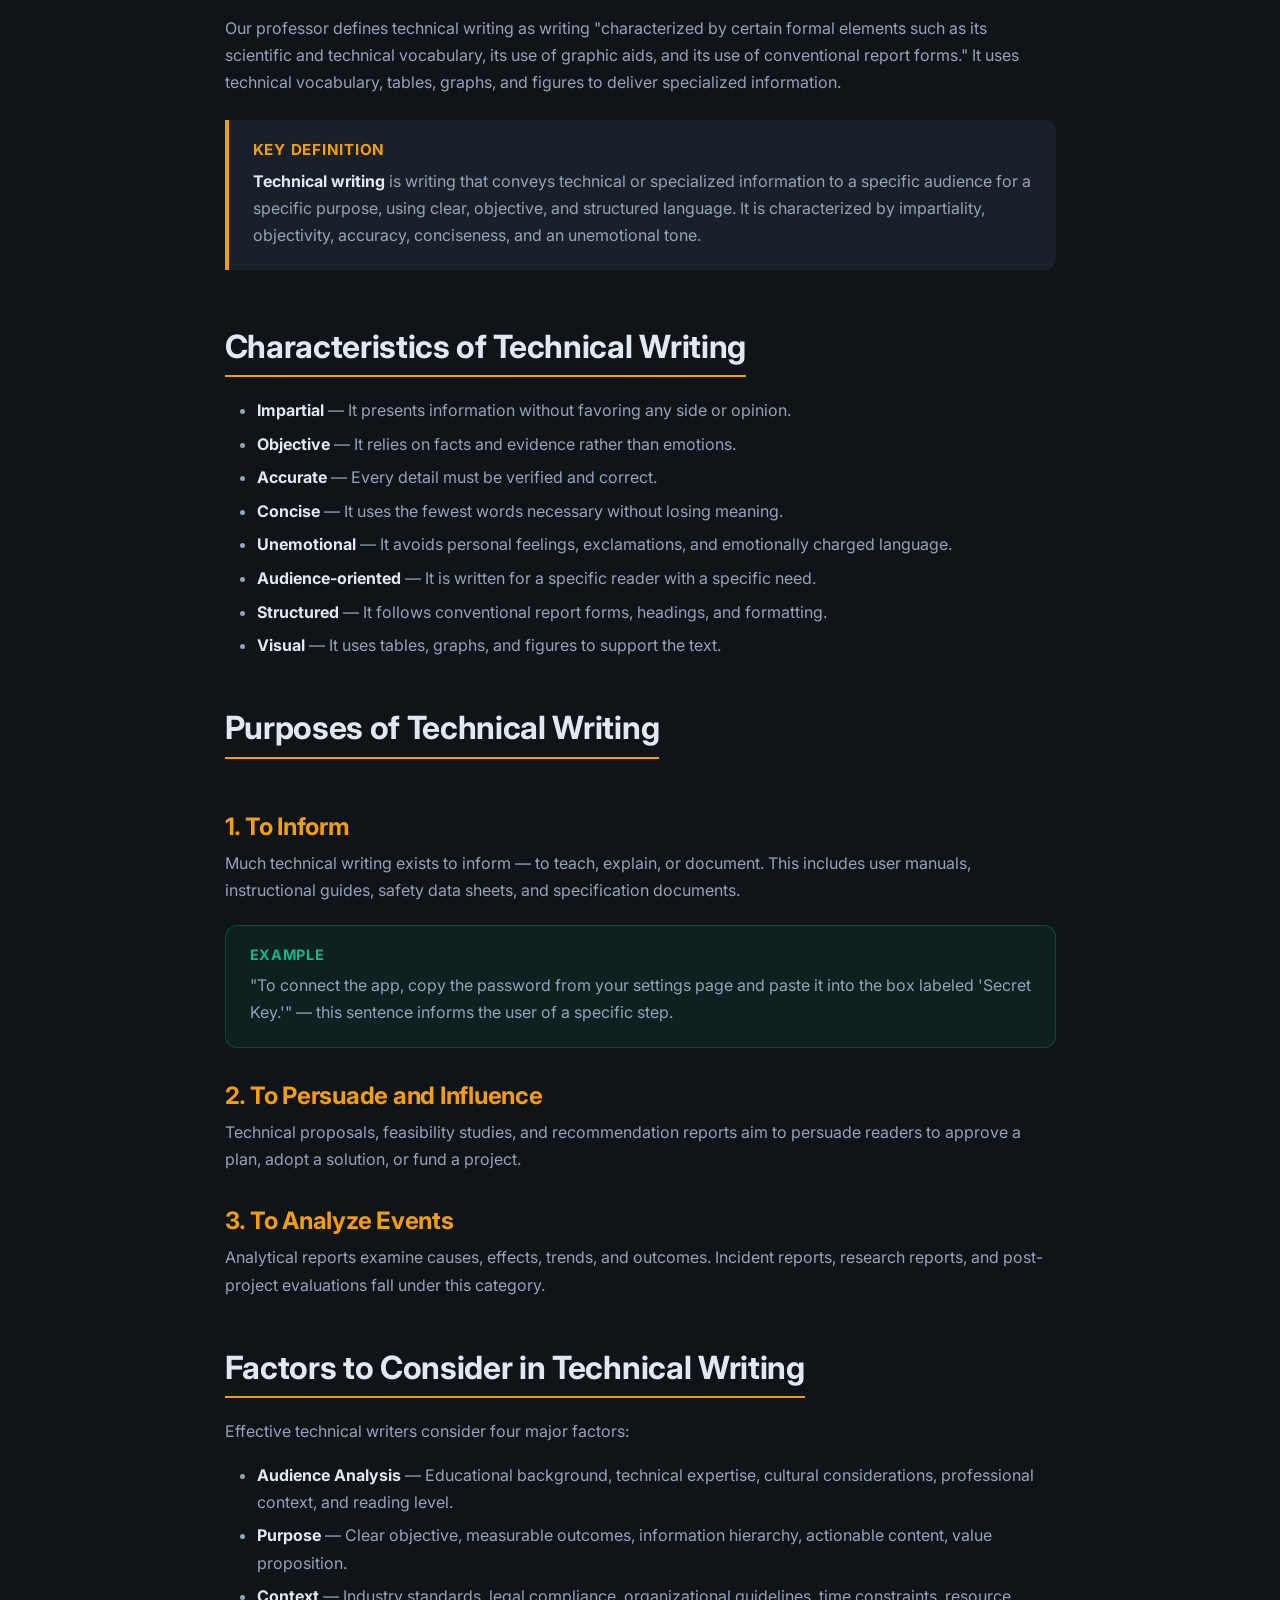
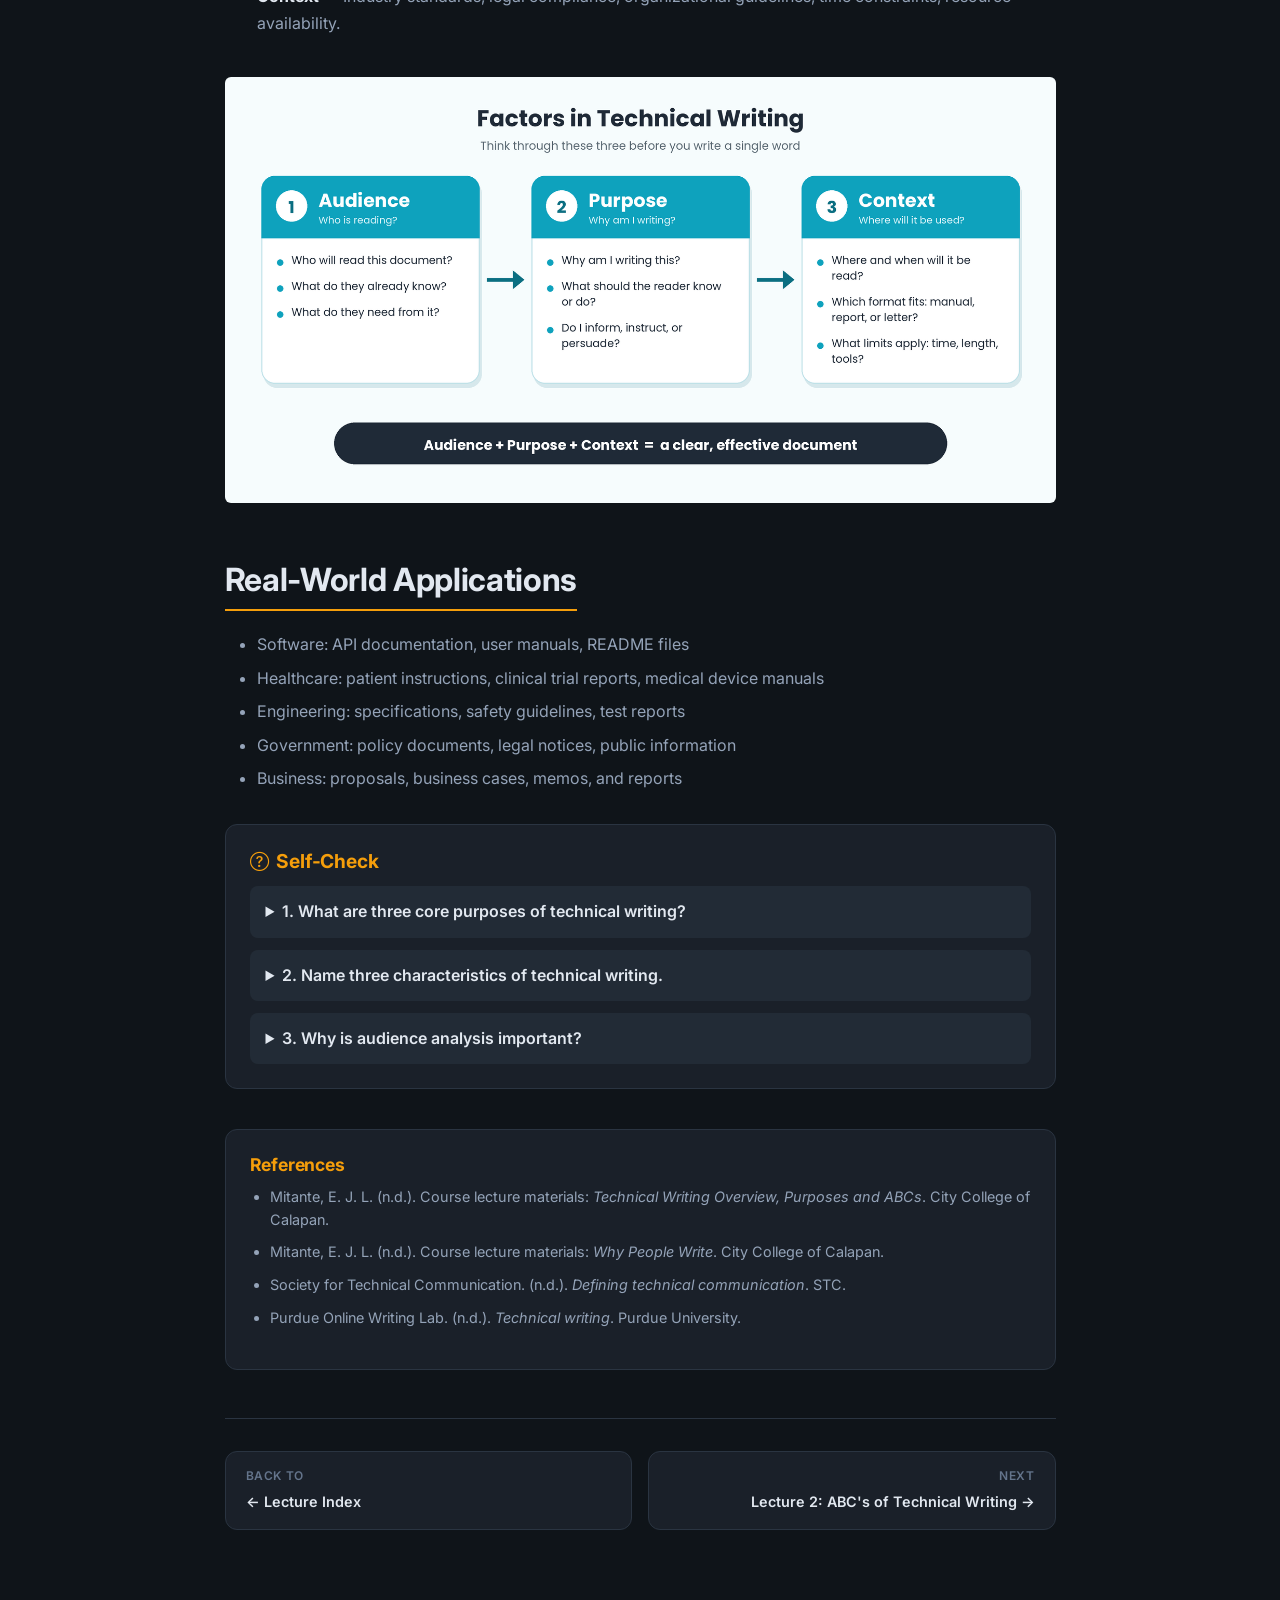
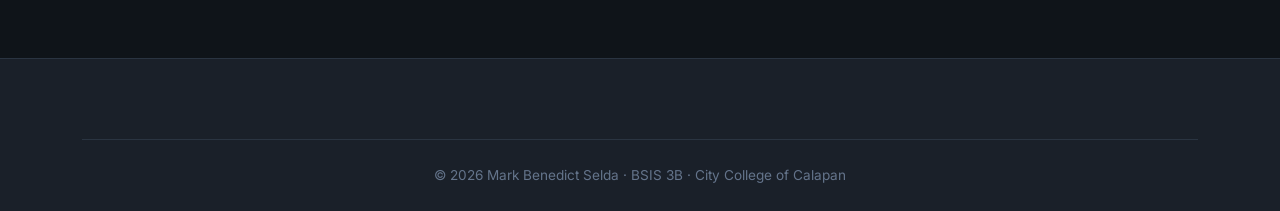
<file: Project/lectures/lecture1.html>
<!DOCTYPE html>
<html lang="en">
<head>
  <meta charset="UTF-8" />
  <meta name="viewport" content="width=device-width, initial-scale=1.0" />
  <title>Lecture 1: Technical Writing — Definition and Purpose</title>
  <link href="https://cdn.jsdelivr.net/npm/bootstrap@5.3.3/dist/css/bootstrap.min.css" rel="stylesheet" />
  <link href="https://cdn.jsdelivr.net/npm/bootstrap-icons@1.11.3/font/bootstrap-icons.css" rel="stylesheet" />
  <link href="https://fonts.googleapis.com/css2?family=Inter:wght@400;500;600;700;800&display=swap" rel="stylesheet" />
  <link rel="icon" type="image/png" href="../assets/img/logo-icon.png" />
  <link rel="stylesheet" href="../css/style.css" />
</head>
<body>

<nav class="navbar navbar-expand-lg sticky-top">
  <div class="container">
    <a class="navbar-brand" href="../index.html"><img src="../assets/img/logo-icon.png" alt="Technical Writing Logo" width="40" height="40" /><span>Technical Writing</span></a>
    <button class="navbar-toggler" type="button" data-bs-toggle="collapse" data-bs-target="#mainNav"><span class="navbar-toggler-icon"></span></button>
    <div class="collapse navbar-collapse" id="mainNav">
      <ul class="navbar-nav ms-auto">
        <li class="nav-item"><a class="nav-link" href="../index.html">Home</a></li>
        <li class="nav-item"><a class="nav-link active" href="../lectures.html">Lectures</a></li>
        <li class="nav-item"><a class="nav-link" href="../about.html">About Us</a></li>
        <li class="nav-item"><a class="nav-link" href="../contact.html">Contact Info</a></li>
      </ul>
    </div>
  </div>
</nav>

<header class="lecture-header">
  <div class="container">
    <div class="breadcrumb-custom"><a href="../index.html">Home</a><span>/</span><a href="../lectures.html">Lectures</a><span>/</span>Lecture 1</div>
    <span class="hero-badge">Lecture 1</span>
    <h1>Technical Writing — Definition and Purpose</h1>
    <div class="divider-accent"></div>
  </div>
</header>

<main class="container lecture-content pb-5">
  <div class="row">
    <div class="col-lg-9 mx-auto">

      <h2>Introduction</h2>
      <p>Technical writing is a form of writing that communicates specialized information to a specific audience in a clear, objective, and structured manner. Unlike creative or academic writing, technical writing prioritizes clarity, accuracy, and usefulness above stylistic flourish. It is the language of manuals, reports, proposals, specifications, and instructions.</p>
      <p>According to the <em>Society for Technical Communication</em>, technical writing is any form of communication that is "designed to explain how to do something, how something works, or how a particular process or procedure is performed."</p>

      <img src="../assets/img/technicalW.jpg" alt="Technical Writing vs. Creative Writing comparison" class="img-fluid rounded my-4" />

      <h2>Defining Technical Writing</h2>
      <p>Our professor defines technical writing as writing "characterized by certain formal elements such as its scientific and technical vocabulary, its use of graphic aids, and its use of conventional report forms." It uses technical vocabulary, tables, graphs, and figures to deliver specialized information.</p>

      <div class="key-box">
        <h5>Key Definition</h5>
        <p class="mb-0"><strong>Technical writing</strong> is writing that conveys technical or specialized information to a specific audience for a specific purpose, using clear, objective, and structured language. It is characterized by impartiality, objectivity, accuracy, conciseness, and an unemotional tone.</p>
      </div>

      <h2>Characteristics of Technical Writing</h2>
      <ul>
        <li><strong>Impartial</strong> — It presents information without favoring any side or opinion.</li>
        <li><strong>Objective</strong> — It relies on facts and evidence rather than emotions.</li>
        <li><strong>Accurate</strong> — Every detail must be verified and correct.</li>
        <li><strong>Concise</strong> — It uses the fewest words necessary without losing meaning.</li>
        <li><strong>Unemotional</strong> — It avoids personal feelings, exclamations, and emotionally charged language.</li>
        <li><strong>Audience-oriented</strong> — It is written for a specific reader with a specific need.</li>
        <li><strong>Structured</strong> — It follows conventional report forms, headings, and formatting.</li>
        <li><strong>Visual</strong> — It uses tables, graphs, and figures to support the text.</li>
      </ul>

      <h2>Purposes of Technical Writing</h2>
      <h3>1. To Inform</h3>
      <p>Much technical writing exists to inform — to teach, explain, or document. This includes user manuals, instructional guides, safety data sheets, and specification documents.</p>
      <div class="example-box"><h5>Example</h5><p class="mb-0">"To connect the app, copy the password from your settings page and paste it into the box labeled 'Secret Key.'" — this sentence informs the user of a specific step.</p></div>

      <h3>2. To Persuade and Influence</h3>
      <p>Technical proposals, feasibility studies, and recommendation reports aim to persuade readers to approve a plan, adopt a solution, or fund a project.</p>

      <h3>3. To Analyze Events</h3>
      <p>Analytical reports examine causes, effects, trends, and outcomes. Incident reports, research reports, and post-project evaluations fall under this category.</p>

      <h2>Factors to Consider in Technical Writing</h2>
      <p>Effective technical writers consider four major factors:</p>
      <ul>
        <li><strong>Audience Analysis</strong> — Educational background, technical expertise, cultural considerations, professional context, and reading level.</li>
        <li><strong>Purpose</strong> — Clear objective, measurable outcomes, information hierarchy, actionable content, value proposition.</li>
        <li><strong>Context</strong> — Industry standards, legal compliance, organizational guidelines, time constraints, resource availability.</li>
      </ul>

      <img src="../assets/img/diagram-audience-purpose-context.png" alt="Factors in Technical Writing: Audience, Purpose, Context" class="img-fluid rounded my-4" />

      <h2>Real-World Applications</h2>
      <ul>
        <li>Software: API documentation, user manuals, README files</li>
        <li>Healthcare: patient instructions, clinical trial reports, medical device manuals</li>
        <li>Engineering: specifications, safety guidelines, test reports</li>
        <li>Government: policy documents, legal notices, public information</li>
        <li>Business: proposals, business cases, memos, and reports</li>
      </ul>

      <div class="quiz-box">
        <h4><i class="bi bi-question-circle me-2"></i>Self-Check</h4>
        <details><summary>1. What are three core purposes of technical writing?</summary><p>To inform, to persuade/influence, and to analyze events.</p></details>
        <details><summary>2. Name three characteristics of technical writing.</summary><p>Impartial, objective, accurate, concise, unemotional, audience-oriented, structured.</p></details>
        <details><summary>3. Why is audience analysis important?</summary><p>Because the tone, vocabulary, depth, and format must match the reader's expertise, background, and needs.</p></details>
      </div>

      <div class="ref-box">
        <h4>References</h4>
        <ul>
          <li>Mitante, E. J. L. (n.d.). Course lecture materials: <em>Technical Writing Overview, Purposes and ABCs</em>. City College of Calapan.</li>
          <li>Mitante, E. J. L. (n.d.). Course lecture materials: <em>Why People Write</em>. City College of Calapan.</li>
          <li>Society for Technical Communication. (n.d.). <em>Defining technical communication</em>. STC.</li>
          <li>Purdue Online Writing Lab. (n.d.). <em>Technical writing</em>. Purdue University.</li>
        </ul>
      </div>

      <div class="lecture-nav">
        <a href="../lectures.html"><span class="nav-label">Back to</span>← Lecture Index</a>
        <a href="lecture2.html" class="text-end"><span class="nav-label">Next</span>Lecture 2: ABC's of Technical Writing →</a>
      </div>

    </div>
  </div>
</main>

<footer><div class="container"><div class="footer-bottom">© 2026 Mark Benedict Selda · BSIS 3B · City College of Calapan</div></div></footer>
<button id="backToTop" aria-label="Back to top"><i class="bi bi-arrow-up"></i></button>
<script src="https://cdn.jsdelivr.net/npm/bootstrap@5.3.3/dist/js/bootstrap.bundle.min.js"></script>
<script src="../js/main.js"></script>
</body>
</html>
</file>
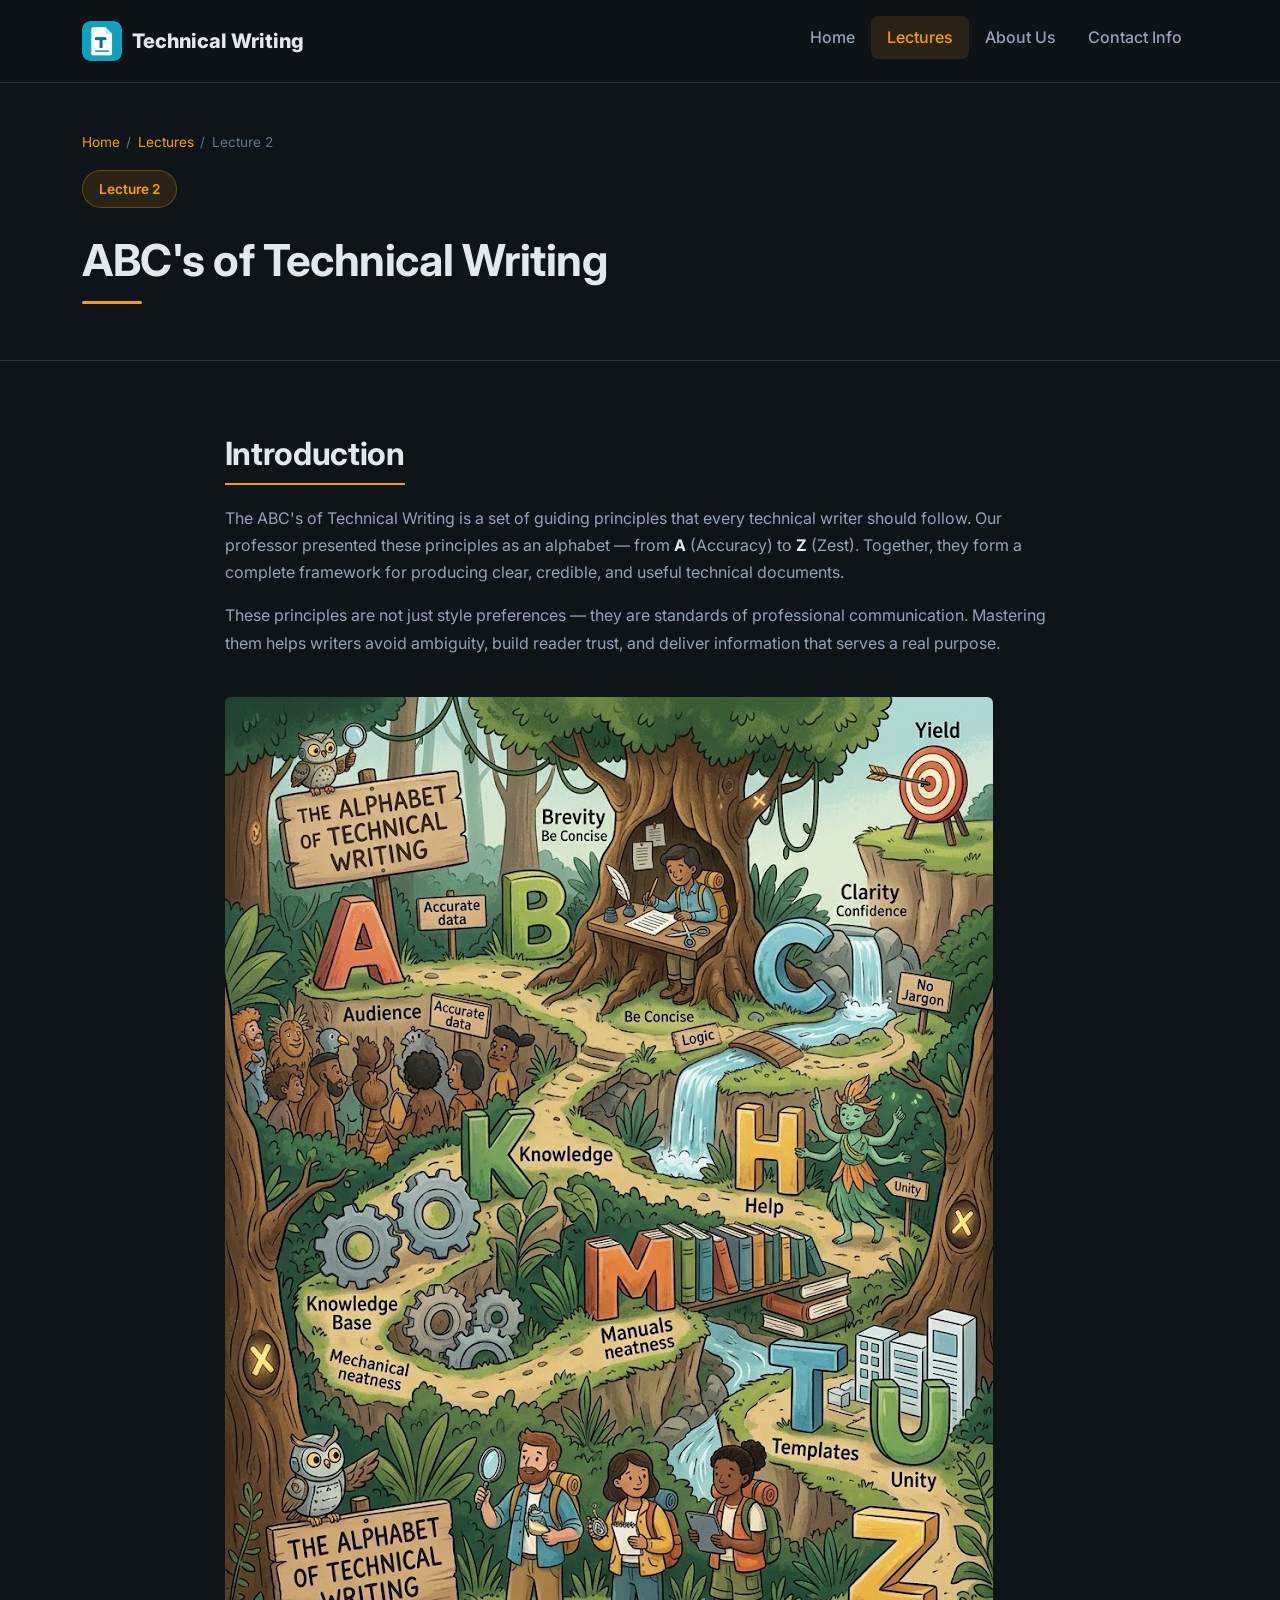
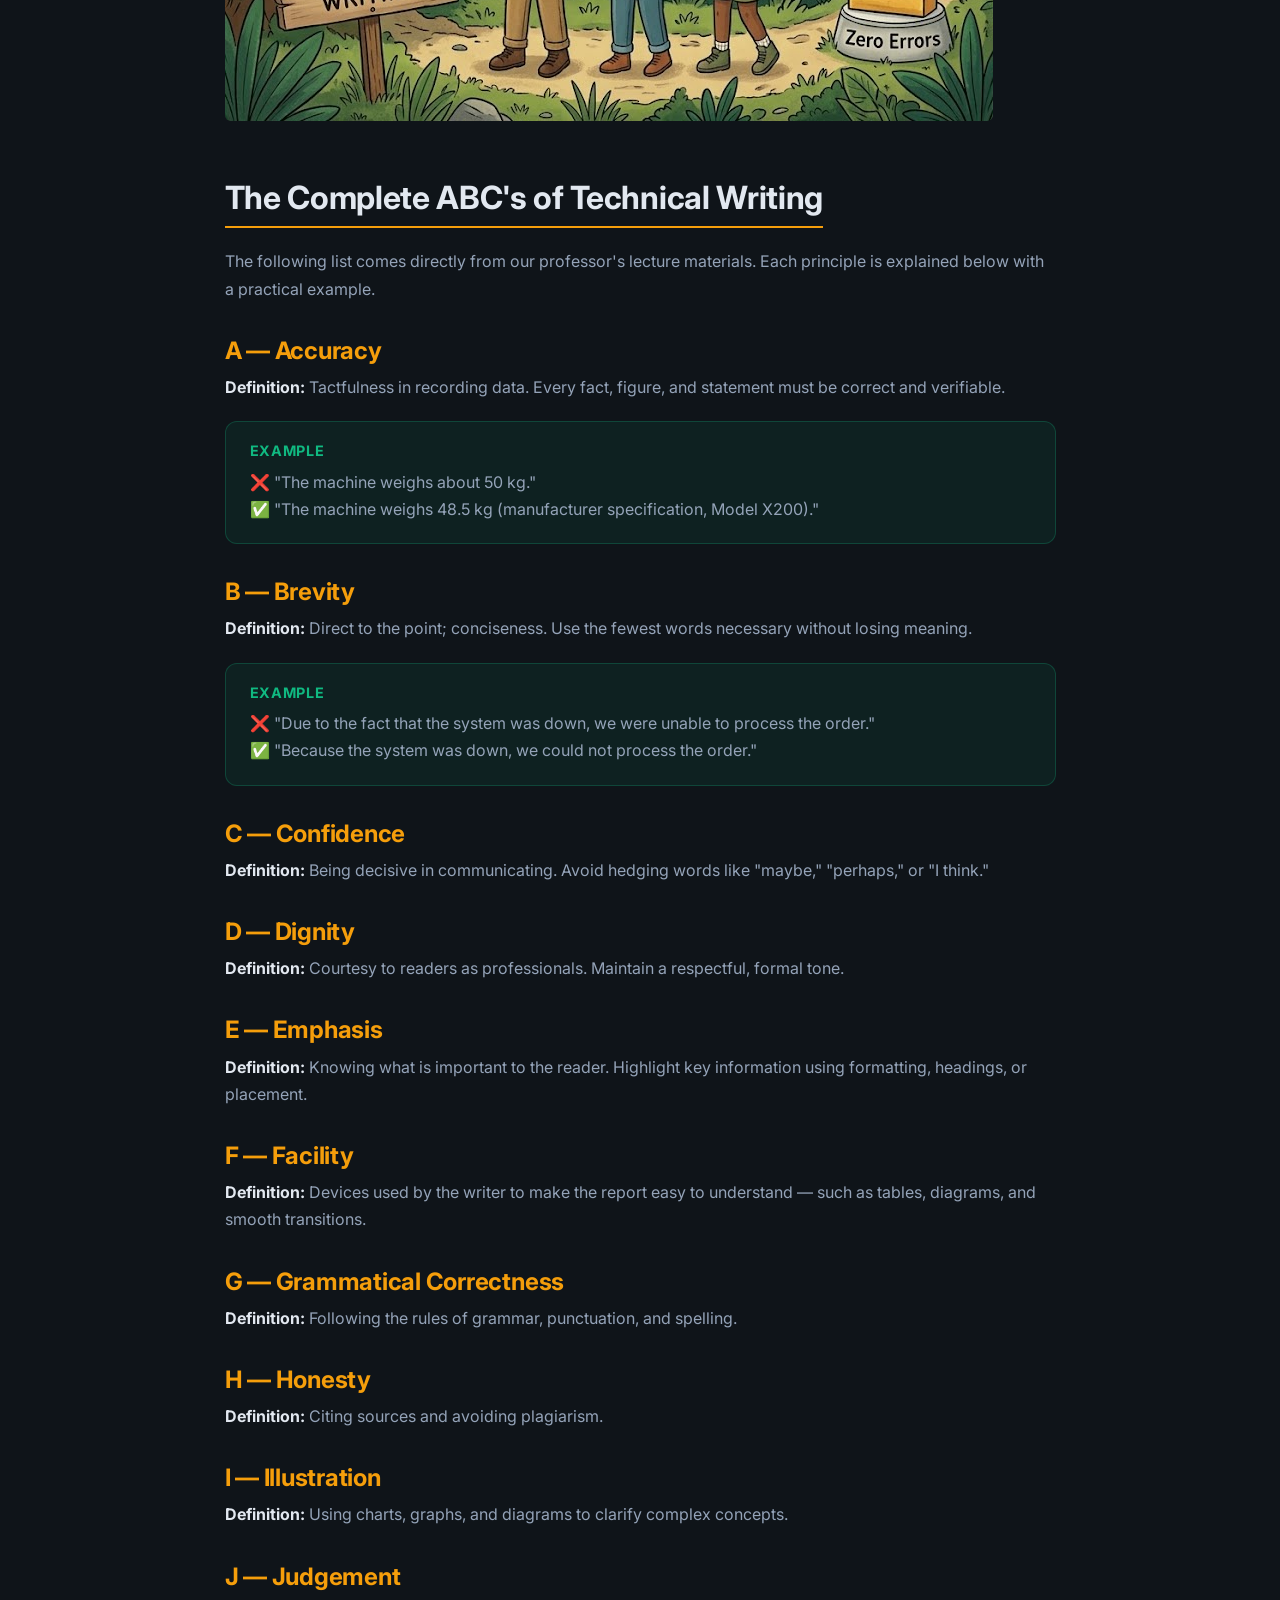
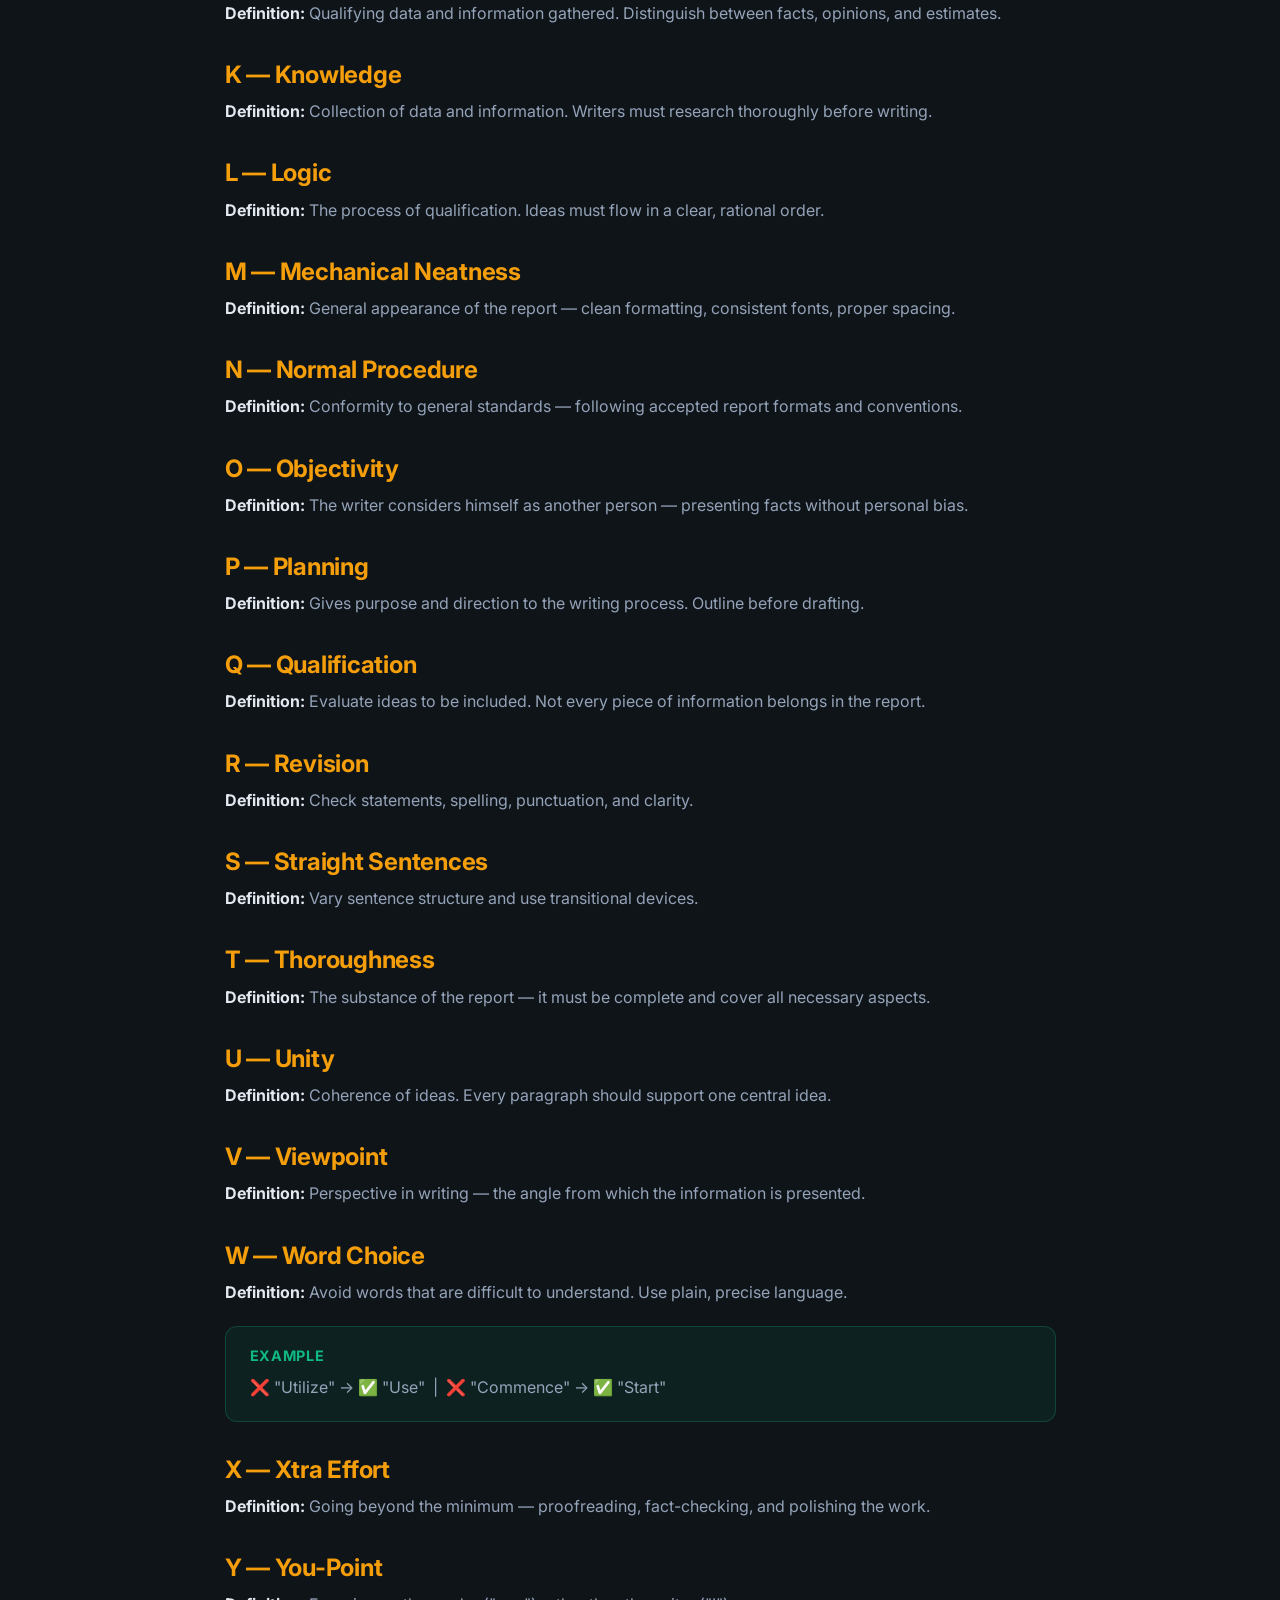
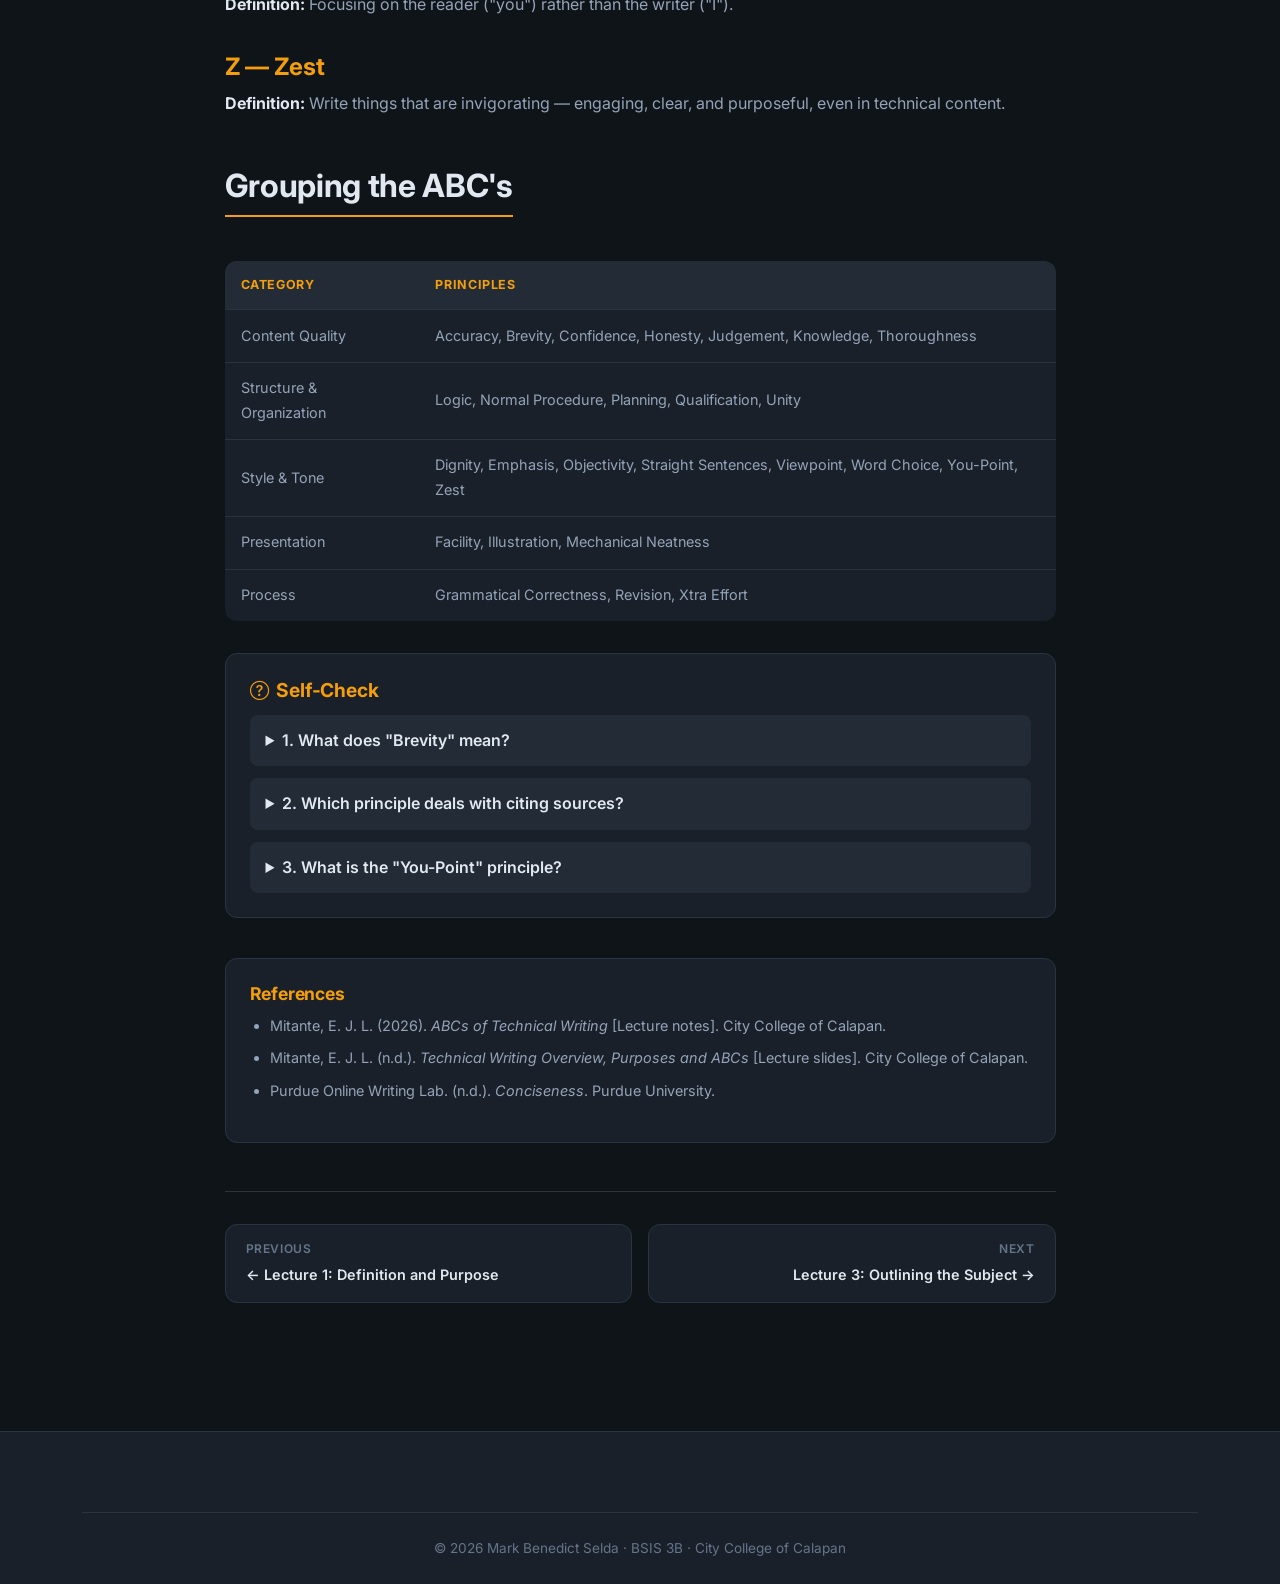
<file: Project/lectures/lecture2.html>
<!DOCTYPE html>
<html lang="en">
<head>
  <meta charset="UTF-8" />
  <meta name="viewport" content="width=device-width, initial-scale=1.0" />
  <title>Lecture 2: ABC's of Technical Writing</title>
  <link href="https://cdn.jsdelivr.net/npm/bootstrap@5.3.3/dist/css/bootstrap.min.css" rel="stylesheet" />
  <link href="https://cdn.jsdelivr.net/npm/bootstrap-icons@1.11.3/font/bootstrap-icons.css" rel="stylesheet" />
  <link href="https://fonts.googleapis.com/css2?family=Inter:wght@400;500;600;700;800&display=swap" rel="stylesheet" />
  <link rel="icon" type="image/png" href="../assets/img/logo-icon.png" />
  <link rel="stylesheet" href="../css/style.css" />
</head>
<body>

<nav class="navbar navbar-expand-lg sticky-top">
  <div class="container">
    <a class="navbar-brand" href="../index.html"><img src="../assets/img/logo-icon.png" alt="Technical Writing Logo" width="40" height="40" /><span>Technical Writing</span></a>
    <button class="navbar-toggler" type="button" data-bs-toggle="collapse" data-bs-target="#mainNav"><span class="navbar-toggler-icon"></span></button>
    <div class="collapse navbar-collapse" id="mainNav">
      <ul class="navbar-nav ms-auto">
        <li class="nav-item"><a class="nav-link" href="../index.html">Home</a></li>
        <li class="nav-item"><a class="nav-link active" href="../lectures.html">Lectures</a></li>
        <li class="nav-item"><a class="nav-link" href="../about.html">About Us</a></li>
        <li class="nav-item"><a class="nav-link" href="../contact.html">Contact Info</a></li>
      </ul>
    </div>
  </div>
</nav>

<header class="lecture-header">
  <div class="container">
    <div class="breadcrumb-custom"><a href="../index.html">Home</a><span>/</span><a href="../lectures.html">Lectures</a><span>/</span>Lecture 2</div>
    <span class="hero-badge">Lecture 2</span>
    <h1>ABC's of Technical Writing</h1>
    <div class="divider-accent"></div>
  </div>
</header>

<main class="container lecture-content pb-5">
  <div class="row">
    <div class="col-lg-9 mx-auto">

      <h2>Introduction</h2>
      <p>The ABC's of Technical Writing is a set of guiding principles that every technical writer should follow. Our professor presented these principles as an alphabet — from <strong>A</strong> (Accuracy) to <strong>Z</strong> (Zest). Together, they form a complete framework for producing clear, credible, and useful technical documents.</p>
      <p>These principles are not just style preferences — they are standards of professional communication. Mastering them helps writers avoid ambiguity, build reader trust, and deliver information that serves a real purpose.</p>

      <img src="../assets/img/ABC-poster.jpg" alt="Illustrated Alphabet of Technical Writing" class="img-fluid rounded my-4" />

      <h2>The Complete ABC's of Technical Writing</h2>
      <p>The following list comes directly from our professor's lecture materials. Each principle is explained below with a practical example.</p>

      <h3>A — Accuracy</h3>
      <p><strong>Definition:</strong> Tactfulness in recording data. Every fact, figure, and statement must be correct and verifiable.</p>
      <div class="example-box"><h5>Example</h5><p class="mb-0">❌ "The machine weighs about 50 kg."<br />✅ "The machine weighs 48.5 kg (manufacturer specification, Model X200)."</p></div>

      <h3>B — Brevity</h3>
      <p><strong>Definition:</strong> Direct to the point; conciseness. Use the fewest words necessary without losing meaning.</p>
      <div class="example-box"><h5>Example</h5><p class="mb-0">❌ "Due to the fact that the system was down, we were unable to process the order."<br />✅ "Because the system was down, we could not process the order."</p></div>

      <h3>C — Confidence</h3>
      <p><strong>Definition:</strong> Being decisive in communicating. Avoid hedging words like "maybe," "perhaps," or "I think."</p>

      <h3>D — Dignity</h3>
      <p><strong>Definition:</strong> Courtesy to readers as professionals. Maintain a respectful, formal tone.</p>

      <h3>E — Emphasis</h3>
      <p><strong>Definition:</strong> Knowing what is important to the reader. Highlight key information using formatting, headings, or placement.</p>

      <h3>F — Facility</h3>
      <p><strong>Definition:</strong> Devices used by the writer to make the report easy to understand — such as tables, diagrams, and smooth transitions.</p>

      <h3>G — Grammatical Correctness</h3>
      <p><strong>Definition:</strong> Following the rules of grammar, punctuation, and spelling.</p>

      <h3>H — Honesty</h3>
      <p><strong>Definition:</strong> Citing sources and avoiding plagiarism.</p>

      <h3>I — Illustration</h3>
      <p><strong>Definition:</strong> Using charts, graphs, and diagrams to clarify complex concepts.</p>

      <h3>J — Judgement</h3>
      <p><strong>Definition:</strong> Qualifying data and information gathered. Distinguish between facts, opinions, and estimates.</p>

      <h3>K — Knowledge</h3>
      <p><strong>Definition:</strong> Collection of data and information. Writers must research thoroughly before writing.</p>

      <h3>L — Logic</h3>
      <p><strong>Definition:</strong> The process of qualification. Ideas must flow in a clear, rational order.</p>

      <h3>M — Mechanical Neatness</h3>
      <p><strong>Definition:</strong> General appearance of the report — clean formatting, consistent fonts, proper spacing.</p>

      <h3>N — Normal Procedure</h3>
      <p><strong>Definition:</strong> Conformity to general standards — following accepted report formats and conventions.</p>

      <h3>O — Objectivity</h3>
      <p><strong>Definition:</strong> The writer considers himself as another person — presenting facts without personal bias.</p>

      <h3>P — Planning</h3>
      <p><strong>Definition:</strong> Gives purpose and direction to the writing process. Outline before drafting.</p>

      <h3>Q — Qualification</h3>
      <p><strong>Definition:</strong> Evaluate ideas to be included. Not every piece of information belongs in the report.</p>

      <h3>R — Revision</h3>
      <p><strong>Definition:</strong> Check statements, spelling, punctuation, and clarity.</p>

      <h3>S — Straight Sentences</h3>
      <p><strong>Definition:</strong> Vary sentence structure and use transitional devices.</p>

      <h3>T — Thoroughness</h3>
      <p><strong>Definition:</strong> The substance of the report — it must be complete and cover all necessary aspects.</p>

      <h3>U — Unity</h3>
      <p><strong>Definition:</strong> Coherence of ideas. Every paragraph should support one central idea.</p>

      <h3>V — Viewpoint</h3>
      <p><strong>Definition:</strong> Perspective in writing — the angle from which the information is presented.</p>

      <h3>W — Word Choice</h3>
      <p><strong>Definition:</strong> Avoid words that are difficult to understand. Use plain, precise language.</p>
      <div class="example-box"><h5>Example</h5><p class="mb-0">❌ "Utilize" → ✅ "Use" &nbsp;|&nbsp; ❌ "Commence" → ✅ "Start"</p></div>

      <h3>X — Xtra Effort</h3>
      <p><strong>Definition:</strong> Going beyond the minimum — proofreading, fact-checking, and polishing the work.</p>

      <h3>Y — You-Point</h3>
      <p><strong>Definition:</strong> Focusing on the reader ("you") rather than the writer ("I").</p>

      <h3>Z — Zest</h3>
      <p><strong>Definition:</strong> Write things that are invigorating — engaging, clear, and purposeful, even in technical content.</p>

      <h2>Grouping the ABC's</h2>
      <table class="table-dark-custom">
        <thead><tr><th>Category</th><th>Principles</th></tr></thead>
        <tbody>
          <tr><td>Content Quality</td><td>Accuracy, Brevity, Confidence, Honesty, Judgement, Knowledge, Thoroughness</td></tr>
          <tr><td>Structure &amp; Organization</td><td>Logic, Normal Procedure, Planning, Qualification, Unity</td></tr>
          <tr><td>Style &amp; Tone</td><td>Dignity, Emphasis, Objectivity, Straight Sentences, Viewpoint, Word Choice, You-Point, Zest</td></tr>
          <tr><td>Presentation</td><td>Facility, Illustration, Mechanical Neatness</td></tr>
          <tr><td>Process</td><td>Grammatical Correctness, Revision, Xtra Effort</td></tr>
        </tbody>
      </table>

      <div class="quiz-box">
        <h4><i class="bi bi-question-circle me-2"></i>Self-Check</h4>
        <details><summary>1. What does "Brevity" mean?</summary><p>Being direct to the point; using the fewest words necessary without losing meaning.</p></details>
        <details><summary>2. Which principle deals with citing sources?</summary><p>Honesty.</p></details>
        <details><summary>3. What is the "You-Point" principle?</summary><p>Focusing on the reader ("you") rather than the writer ("I").</p></details>
      </div>

      <div class="ref-box">
        <h4>References</h4>
        <ul>
          <li>Mitante, E. J. L. (2026). <em>ABCs of Technical Writing</em> [Lecture notes]. City College of Calapan.</li>
          <li>Mitante, E. J. L. (n.d.). <em>Technical Writing Overview, Purposes and ABCs</em> [Lecture slides]. City College of Calapan.</li>
          <li>Purdue Online Writing Lab. (n.d.). <em>Conciseness</em>. Purdue University.</li>
        </ul>
      </div>

      <div class="lecture-nav">
        <a href="lecture1.html"><span class="nav-label">Previous</span>← Lecture 1: Definition and Purpose</a>
        <a href="lecture3.html" class="text-end"><span class="nav-label">Next</span>Lecture 3: Outlining the Subject →</a>
      </div>

    </div>
  </div>
</main>

<footer><div class="container"><div class="footer-bottom">© 2026 Mark Benedict Selda · BSIS 3B · City College of Calapan</div></div></footer>
<button id="backToTop" aria-label="Back to top"><i class="bi bi-arrow-up"></i></button>
<script src="https://cdn.jsdelivr.net/npm/bootstrap@5.3.3/dist/js/bootstrap.bundle.min.js"></script>
<script src="../js/main.js"></script>
</body>
</html>
</file>
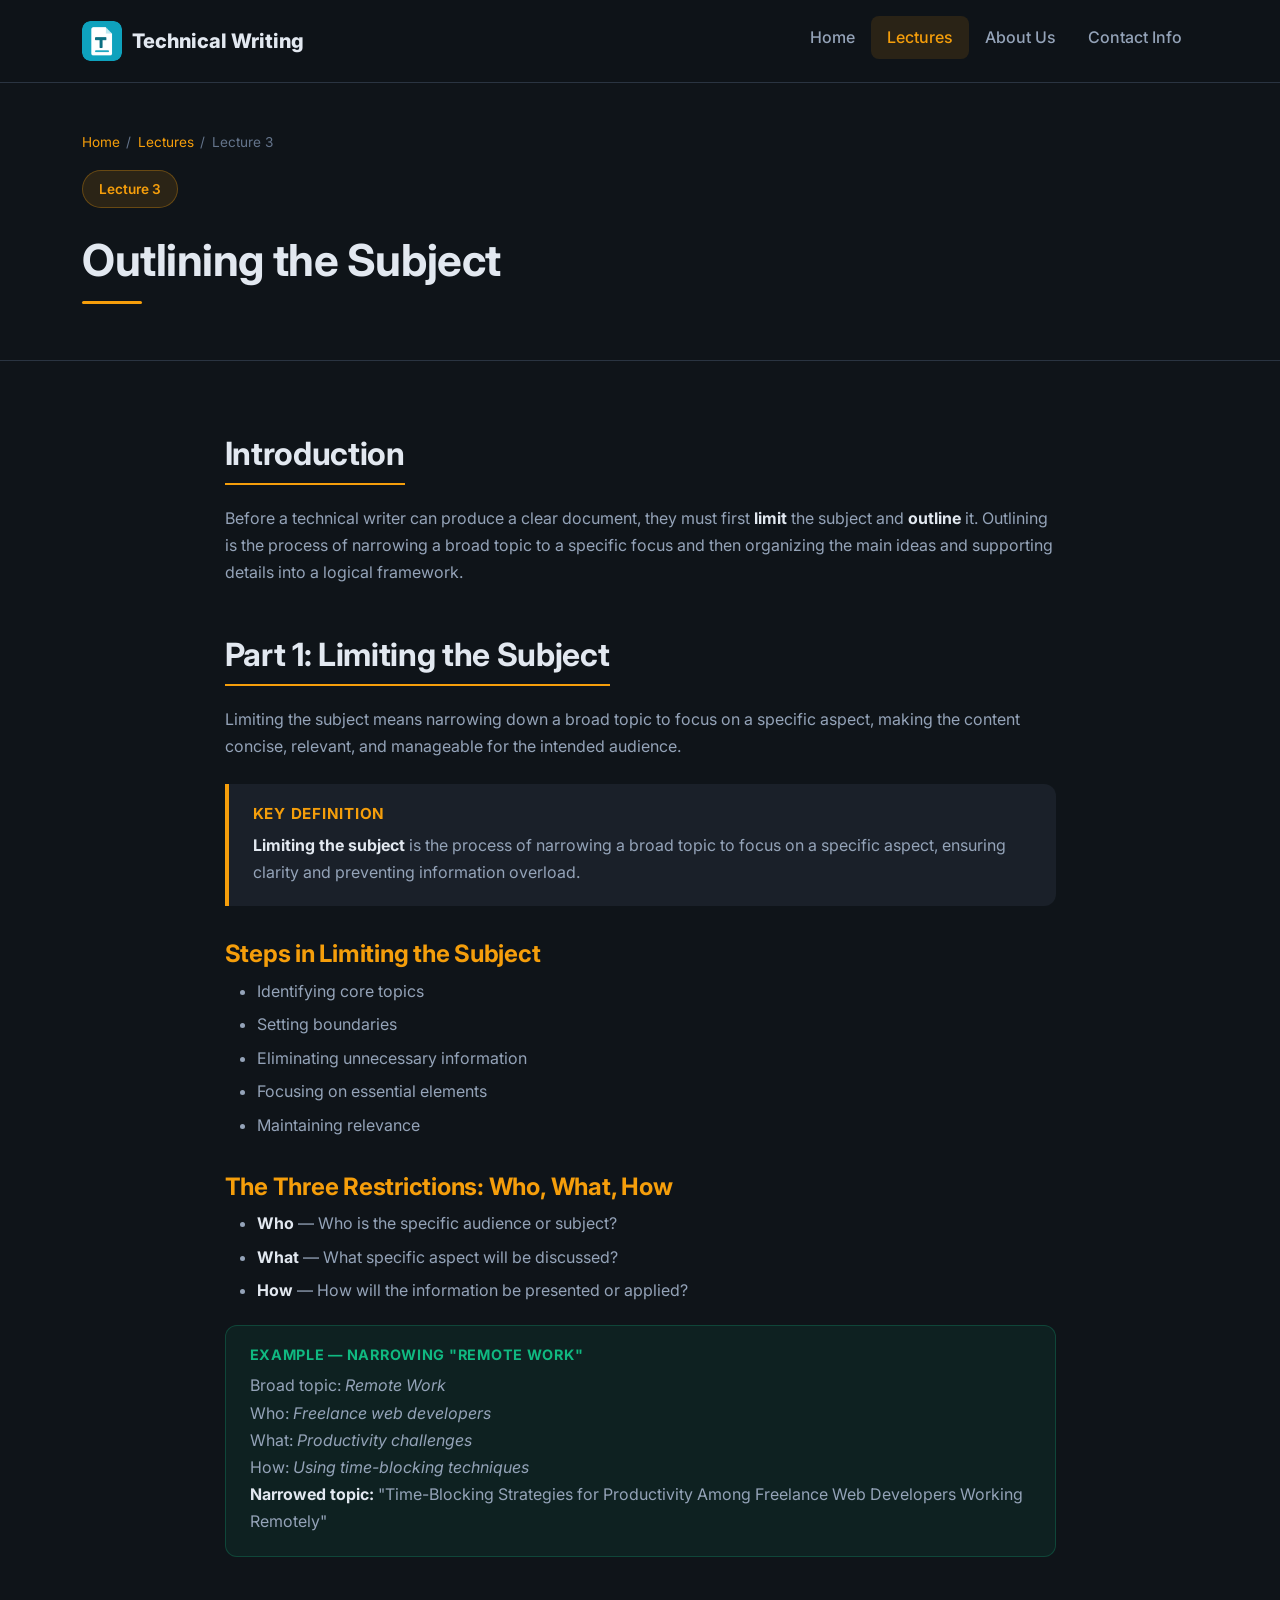
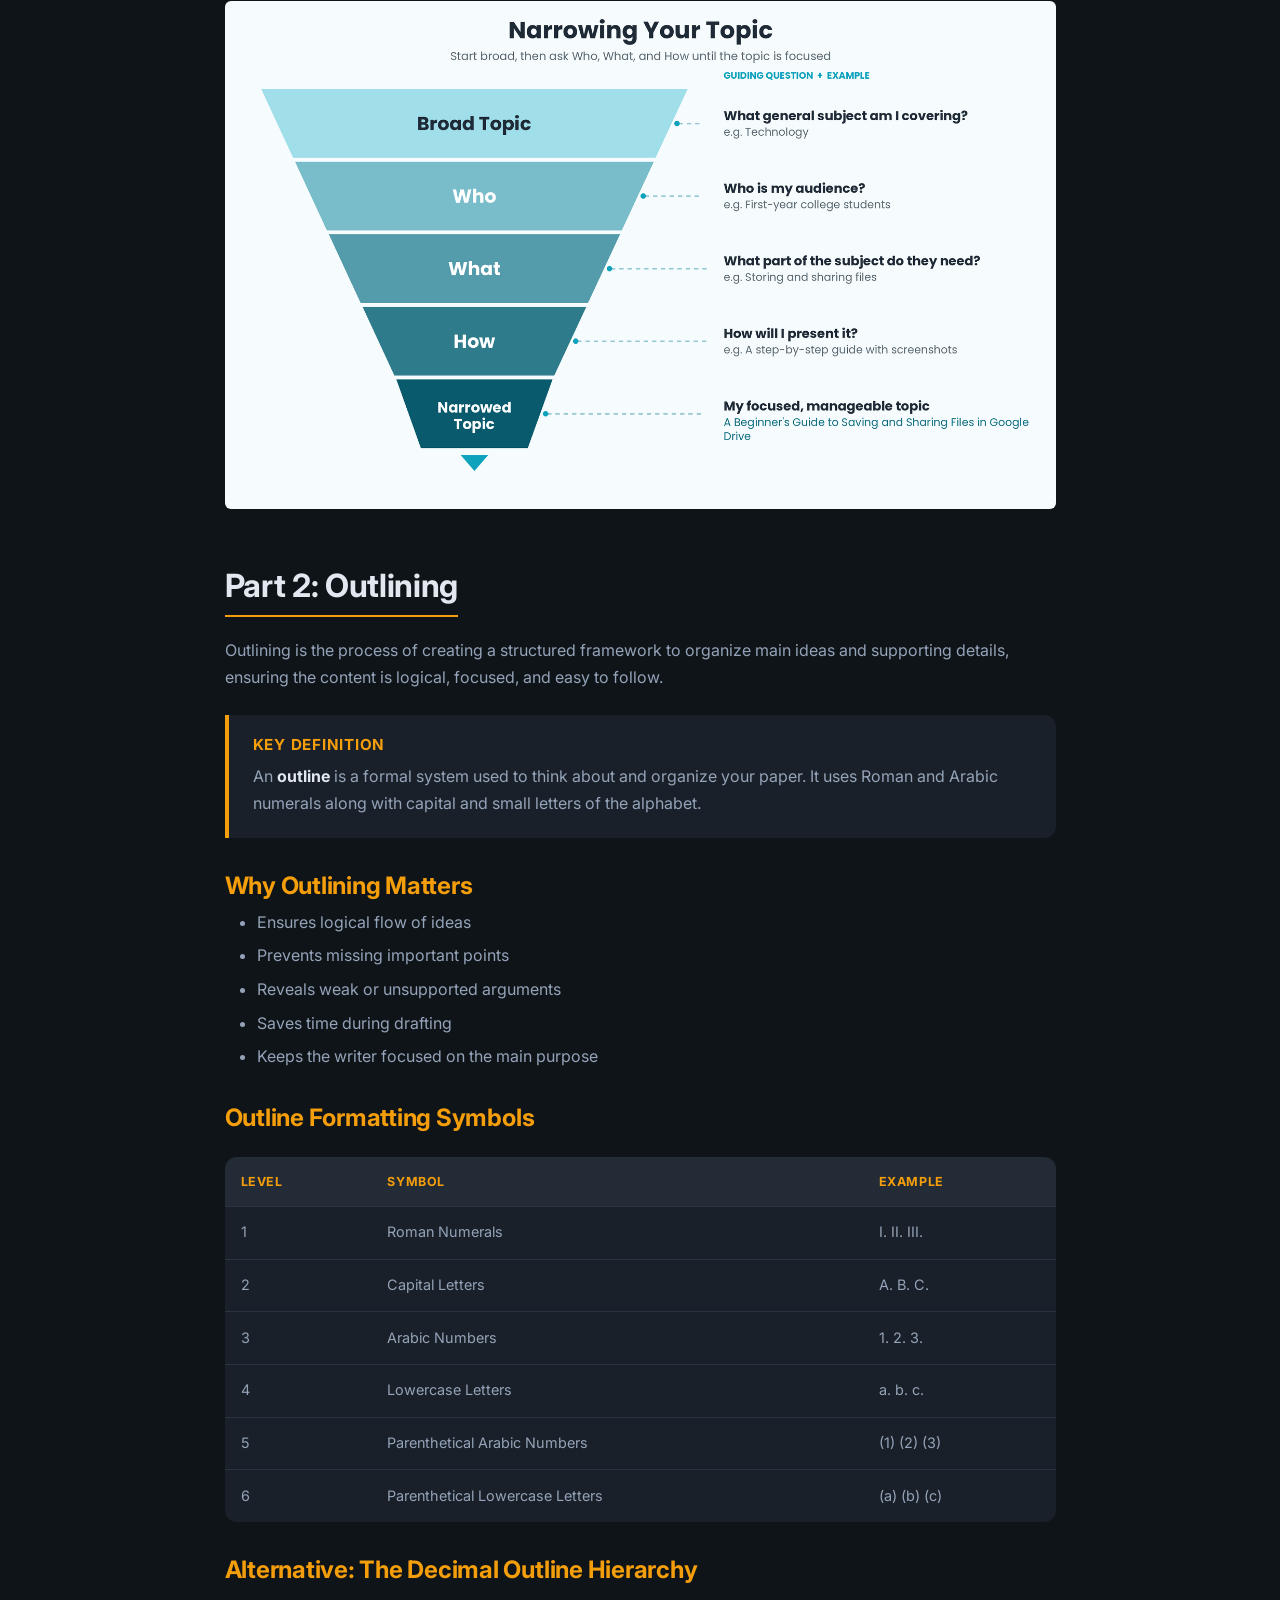
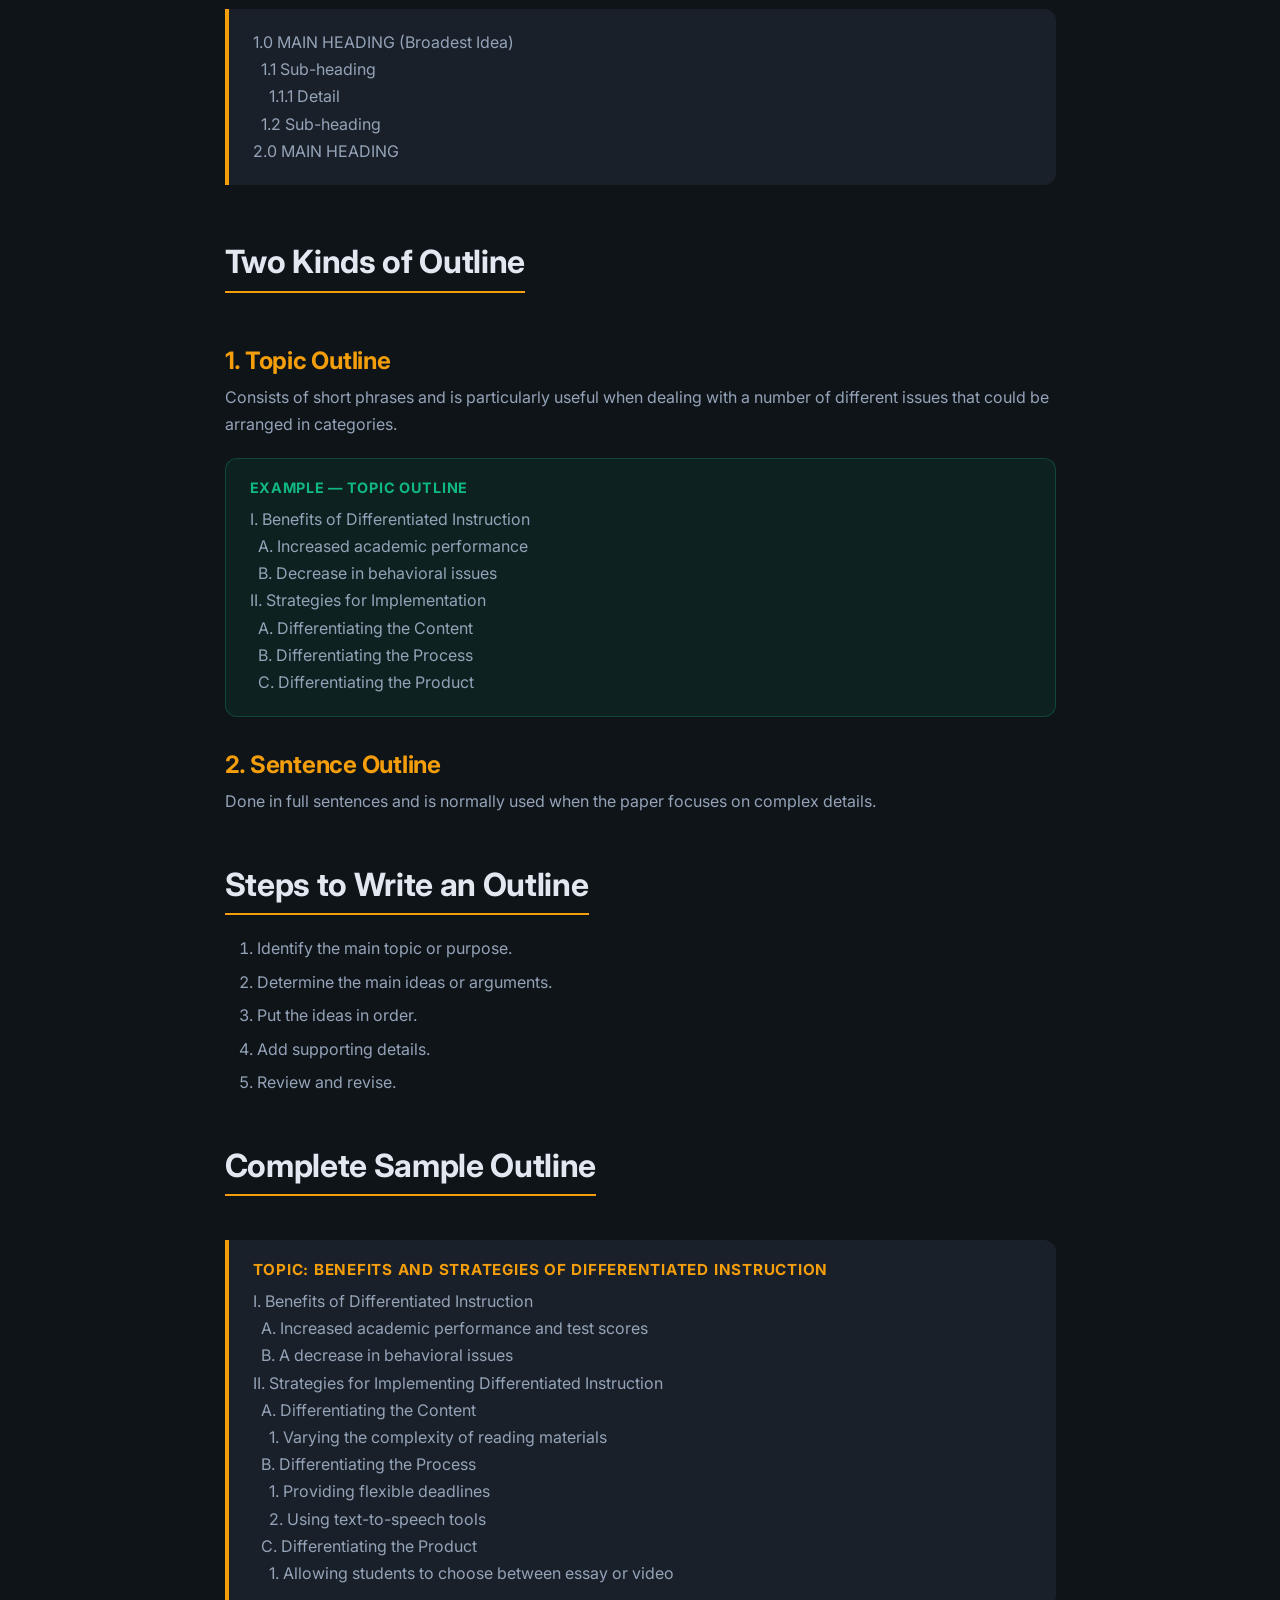
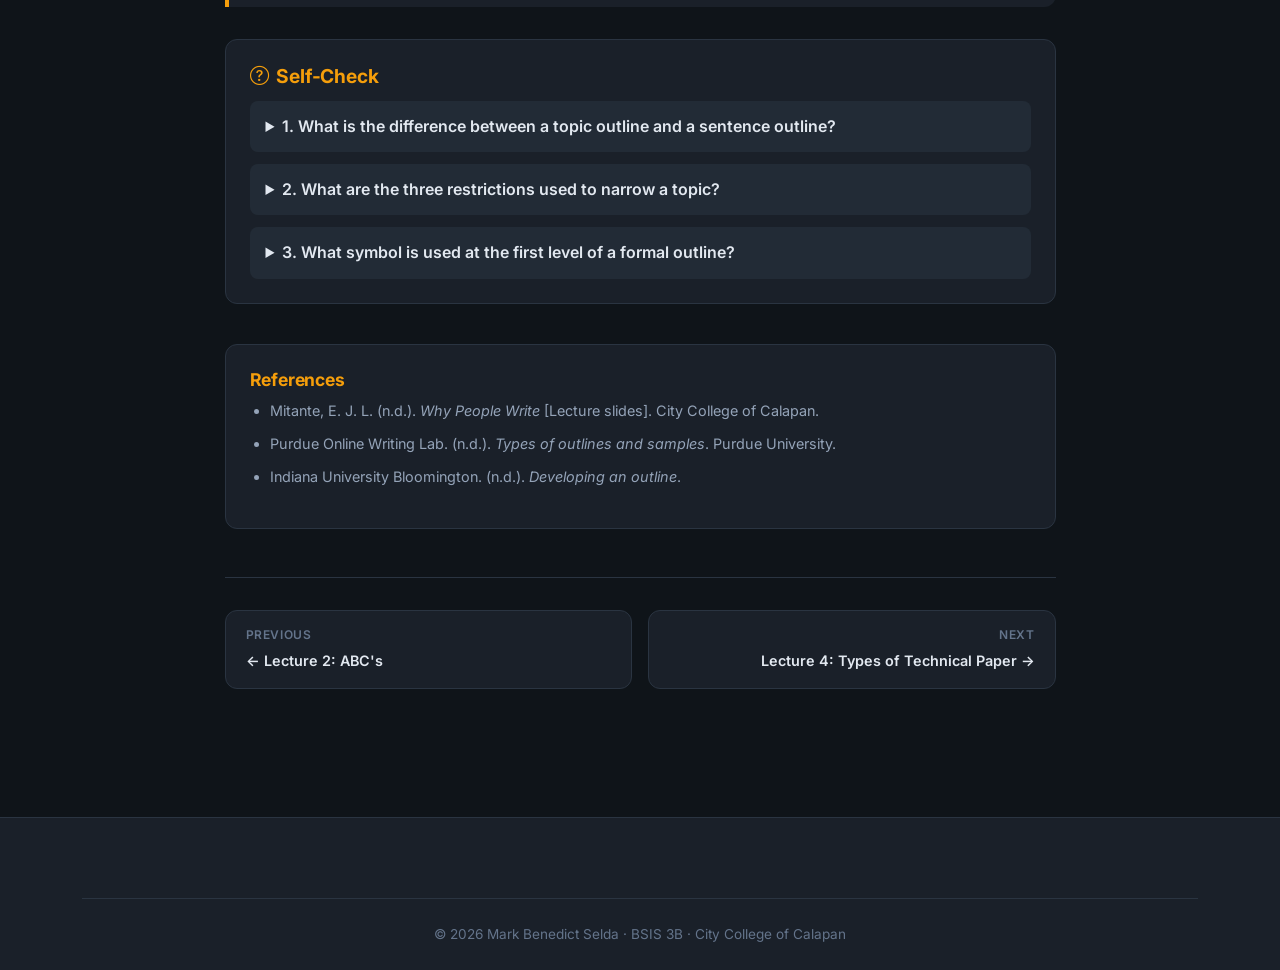
<file: Project/lectures/lecture3.html>
<!DOCTYPE html>
<html lang="en">
<head>
  <meta charset="UTF-8" />
  <meta name="viewport" content="width=device-width, initial-scale=1.0" />
  <title>Lecture 3: Outlining the Subject</title>
  <link href="https://cdn.jsdelivr.net/npm/bootstrap@5.3.3/dist/css/bootstrap.min.css" rel="stylesheet" />
  <link href="https://cdn.jsdelivr.net/npm/bootstrap-icons@1.11.3/font/bootstrap-icons.css" rel="stylesheet" />
  <link href="https://fonts.googleapis.com/css2?family=Inter:wght@400;500;600;700;800&display=swap" rel="stylesheet" />
  <link rel="icon" type="image/png" href="../assets/img/logo-icon.png" />
  <link rel="stylesheet" href="../css/style.css" />
</head>
<body>

<nav class="navbar navbar-expand-lg sticky-top">
  <div class="container">
    <a class="navbar-brand" href="../index.html"><img src="../assets/img/logo-icon.png" alt="Technical Writing Logo" width="40" height="40" /><span>Technical Writing</span></a>
    <button class="navbar-toggler" type="button" data-bs-toggle="collapse" data-bs-target="#mainNav"><span class="navbar-toggler-icon"></span></button>
    <div class="collapse navbar-collapse" id="mainNav">
      <ul class="navbar-nav ms-auto">
        <li class="nav-item"><a class="nav-link" href="../index.html">Home</a></li>
        <li class="nav-item"><a class="nav-link active" href="../lectures.html">Lectures</a></li>
        <li class="nav-item"><a class="nav-link" href="../about.html">About Us</a></li>
        <li class="nav-item"><a class="nav-link" href="../contact.html">Contact Info</a></li>
      </ul>
    </div>
  </div>
</nav>

<header class="lecture-header">
  <div class="container">
    <div class="breadcrumb-custom"><a href="../index.html">Home</a><span>/</span><a href="../lectures.html">Lectures</a><span>/</span>Lecture 3</div>
    <span class="hero-badge">Lecture 3</span>
    <h1>Outlining the Subject</h1>
    <div class="divider-accent"></div>
  </div>
</header>

<main class="container lecture-content pb-5">
  <div class="row">
    <div class="col-lg-9 mx-auto">

      <h2>Introduction</h2>
      <p>Before a technical writer can produce a clear document, they must first <strong>limit</strong> the subject and <strong>outline</strong> it. Outlining is the process of narrowing a broad topic to a specific focus and then organizing the main ideas and supporting details into a logical framework.</p>

      <h2>Part 1: Limiting the Subject</h2>
      <p>Limiting the subject means narrowing down a broad topic to focus on a specific aspect, making the content concise, relevant, and manageable for the intended audience.</p>

      <div class="key-box">
        <h5>Key Definition</h5>
        <p class="mb-0"><strong>Limiting the subject</strong> is the process of narrowing a broad topic to focus on a specific aspect, ensuring clarity and preventing information overload.</p>
      </div>

      <h3>Steps in Limiting the Subject</h3>
      <ul>
        <li>Identifying core topics</li>
        <li>Setting boundaries</li>
        <li>Eliminating unnecessary information</li>
        <li>Focusing on essential elements</li>
        <li>Maintaining relevance</li>
      </ul>

      <h3>The Three Restrictions: Who, What, How</h3>
      <ul>
        <li><strong>Who</strong> — Who is the specific audience or subject?</li>
        <li><strong>What</strong> — What specific aspect will be discussed?</li>
        <li><strong>How</strong> — How will the information be presented or applied?</li>
      </ul>

      <div class="example-box">
        <h5>Example — Narrowing "Remote Work"</h5>
        <p class="mb-0">Broad topic: <em>Remote Work</em><br />Who: <em>Freelance web developers</em><br />What: <em>Productivity challenges</em><br />How: <em>Using time-blocking techniques</em><br /><strong>Narrowed topic:</strong> "Time-Blocking Strategies for Productivity Among Freelance Web Developers Working Remotely"</p>
      </div>

      <img src="../assets/img/topic-funnel.png" alt="Funnel diagram: Broad Topic → Who → What → How → Narrowed Topic" class="img-fluid rounded my-4" />

      <h2>Part 2: Outlining</h2>
      <p>Outlining is the process of creating a structured framework to organize main ideas and supporting details, ensuring the content is logical, focused, and easy to follow.</p>

      <div class="key-box">
        <h5>Key Definition</h5>
        <p class="mb-0">An <strong>outline</strong> is a formal system used to think about and organize your paper. It uses Roman and Arabic numerals along with capital and small letters of the alphabet.</p>
      </div>

      <h3>Why Outlining Matters</h3>
      <ul>
        <li>Ensures logical flow of ideas</li>
        <li>Prevents missing important points</li>
        <li>Reveals weak or unsupported arguments</li>
        <li>Saves time during drafting</li>
        <li>Keeps the writer focused on the main purpose</li>
      </ul>

      <h3>Outline Formatting Symbols</h3>
      <table class="table-dark-custom">
        <thead><tr><th>Level</th><th>Symbol</th><th>Example</th></tr></thead>
        <tbody>
          <tr><td>1</td><td>Roman Numerals</td><td>I. II. III.</td></tr>
          <tr><td>2</td><td>Capital Letters</td><td>A. B. C.</td></tr>
          <tr><td>3</td><td>Arabic Numbers</td><td>1. 2. 3.</td></tr>
          <tr><td>4</td><td>Lowercase Letters</td><td>a. b. c.</td></tr>
          <tr><td>5</td><td>Parenthetical Arabic Numbers</td><td>(1) (2) (3)</td></tr>
          <tr><td>6</td><td>Parenthetical Lowercase Letters</td><td>(a) (b) (c)</td></tr>
        </tbody>
      </table>

      <h3>Alternative: The Decimal Outline Hierarchy</h3>
      <div class="key-box">
        <p class="mb-0">
          1.0 MAIN HEADING (Broadest Idea)<br />
          &nbsp;&nbsp;1.1 Sub-heading<br />
          &nbsp;&nbsp;&nbsp;&nbsp;1.1.1 Detail<br />
          &nbsp;&nbsp;1.2 Sub-heading<br />
          2.0 MAIN HEADING
        </p>
      </div>

      <h2>Two Kinds of Outline</h2>
      <h3>1. Topic Outline</h3>
      <p>Consists of short phrases and is particularly useful when dealing with a number of different issues that could be arranged in categories.</p>
      <div class="example-box">
        <h5>Example — Topic Outline</h5>
        <p class="mb-0">
          I. Benefits of Differentiated Instruction<br />
          &nbsp;&nbsp;A. Increased academic performance<br />
          &nbsp;&nbsp;B. Decrease in behavioral issues<br />
          II. Strategies for Implementation<br />
          &nbsp;&nbsp;A. Differentiating the Content<br />
          &nbsp;&nbsp;B. Differentiating the Process<br />
          &nbsp;&nbsp;C. Differentiating the Product
        </p>
      </div>

      <h3>2. Sentence Outline</h3>
      <p>Done in full sentences and is normally used when the paper focuses on complex details.</p>

      <h2>Steps to Write an Outline</h2>
      <ol>
        <li>Identify the main topic or purpose.</li>
        <li>Determine the main ideas or arguments.</li>
        <li>Put the ideas in order.</li>
        <li>Add supporting details.</li>
        <li>Review and revise.</li>
      </ol>

      <h2>Complete Sample Outline</h2>
      <div class="key-box">
        <h5>Topic: Benefits and Strategies of Differentiated Instruction</h5>
        <p class="mb-0">
          I. Benefits of Differentiated Instruction<br />
          &nbsp;&nbsp;A. Increased academic performance and test scores<br />
          &nbsp;&nbsp;B. A decrease in behavioral issues<br />
          II. Strategies for Implementing Differentiated Instruction<br />
          &nbsp;&nbsp;A. Differentiating the Content<br />
          &nbsp;&nbsp;&nbsp;&nbsp;1. Varying the complexity of reading materials<br />
          &nbsp;&nbsp;B. Differentiating the Process<br />
          &nbsp;&nbsp;&nbsp;&nbsp;1. Providing flexible deadlines<br />
          &nbsp;&nbsp;&nbsp;&nbsp;2. Using text-to-speech tools<br />
          &nbsp;&nbsp;C. Differentiating the Product<br />
          &nbsp;&nbsp;&nbsp;&nbsp;1. Allowing students to choose between essay or video
        </p>
      </div>

      <div class="quiz-box">
        <h4><i class="bi bi-question-circle me-2"></i>Self-Check</h4>
        <details><summary>1. What is the difference between a topic outline and a sentence outline?</summary><p>A topic outline uses short phrases; a sentence outline uses complete sentences.</p></details>
        <details><summary>2. What are the three restrictions used to narrow a topic?</summary><p>Who, What, How.</p></details>
        <details><summary>3. What symbol is used at the first level of a formal outline?</summary><p>Roman numerals (I, II, III).</p></details>
      </div>

      <div class="ref-box">
        <h4>References</h4>
        <ul>
          <li>Mitante, E. J. L. (n.d.). <em>Why People Write</em> [Lecture slides]. City College of Calapan.</li>
          <li>Purdue Online Writing Lab. (n.d.). <em>Types of outlines and samples</em>. Purdue University.</li>
          <li>Indiana University Bloomington. (n.d.). <em>Developing an outline</em>.</li>
        </ul>
      </div>

      <div class="lecture-nav">
        <a href="lecture2.html"><span class="nav-label">Previous</span>← Lecture 2: ABC's</a>
        <a href="lecture4.html" class="text-end"><span class="nav-label">Next</span>Lecture 4: Types of Technical Paper →</a>
      </div>

    </div>
  </div>
</main>

<footer><div class="container"><div class="footer-bottom">© 2026 Mark Benedict Selda · BSIS 3B · City College of Calapan</div></div></footer>
<button id="backToTop" aria-label="Back to top"><i class="bi bi-arrow-up"></i></button>
<script src="https://cdn.jsdelivr.net/npm/bootstrap@5.3.3/dist/js/bootstrap.bundle.min.js"></script>
<script src="../js/main.js"></script>
</body>
</html>
</file>
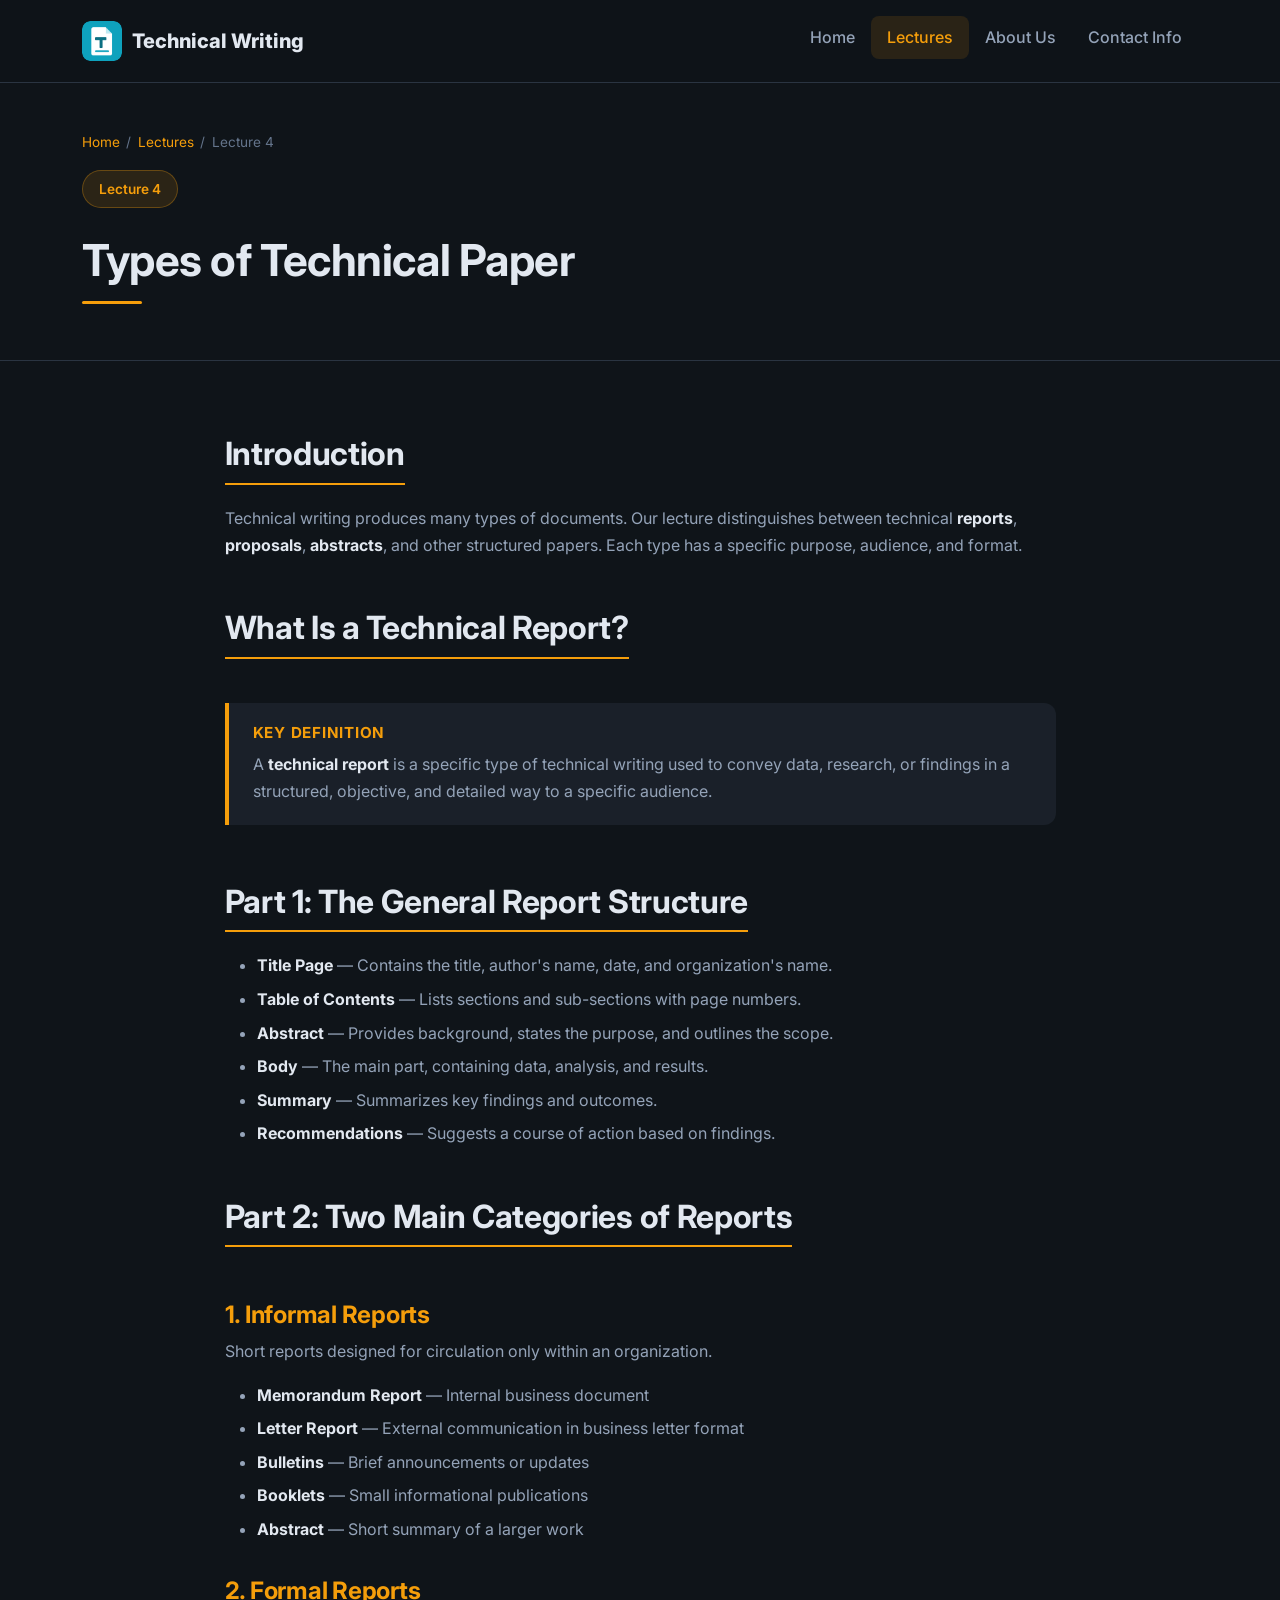
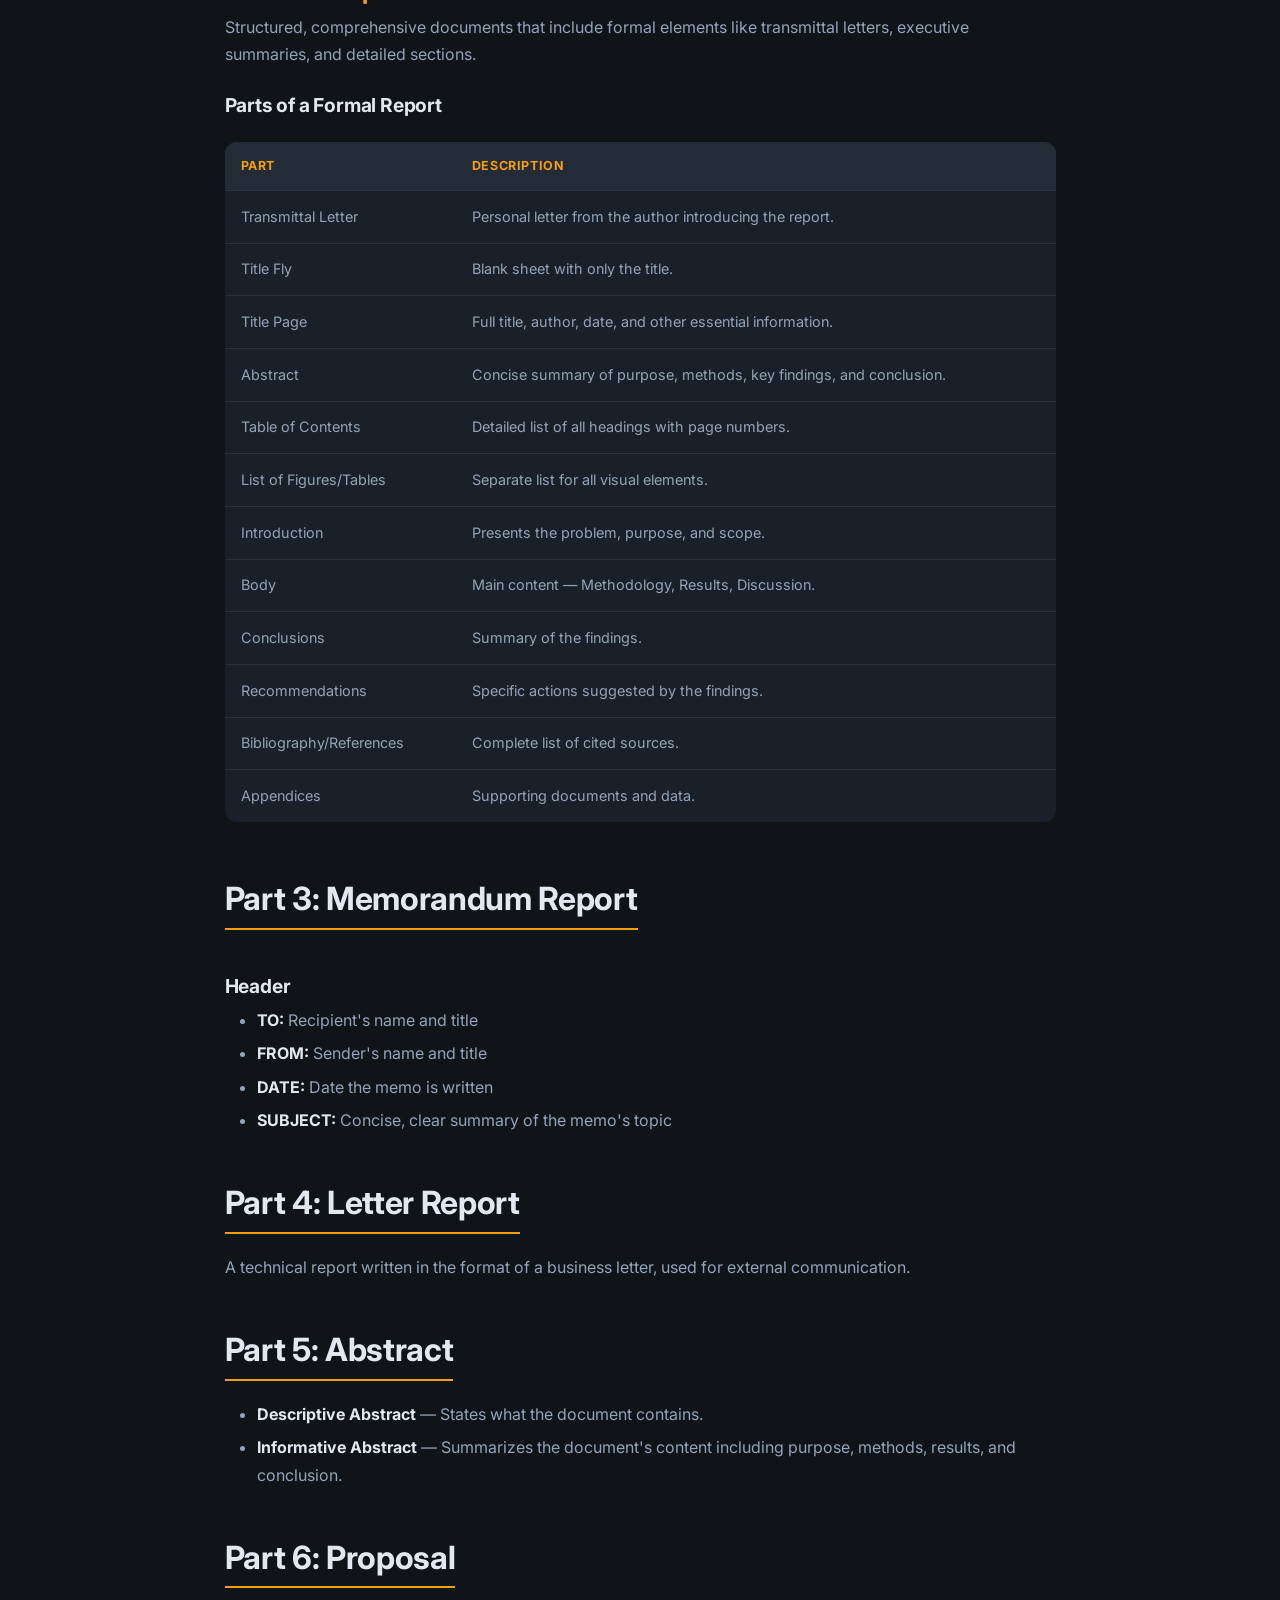
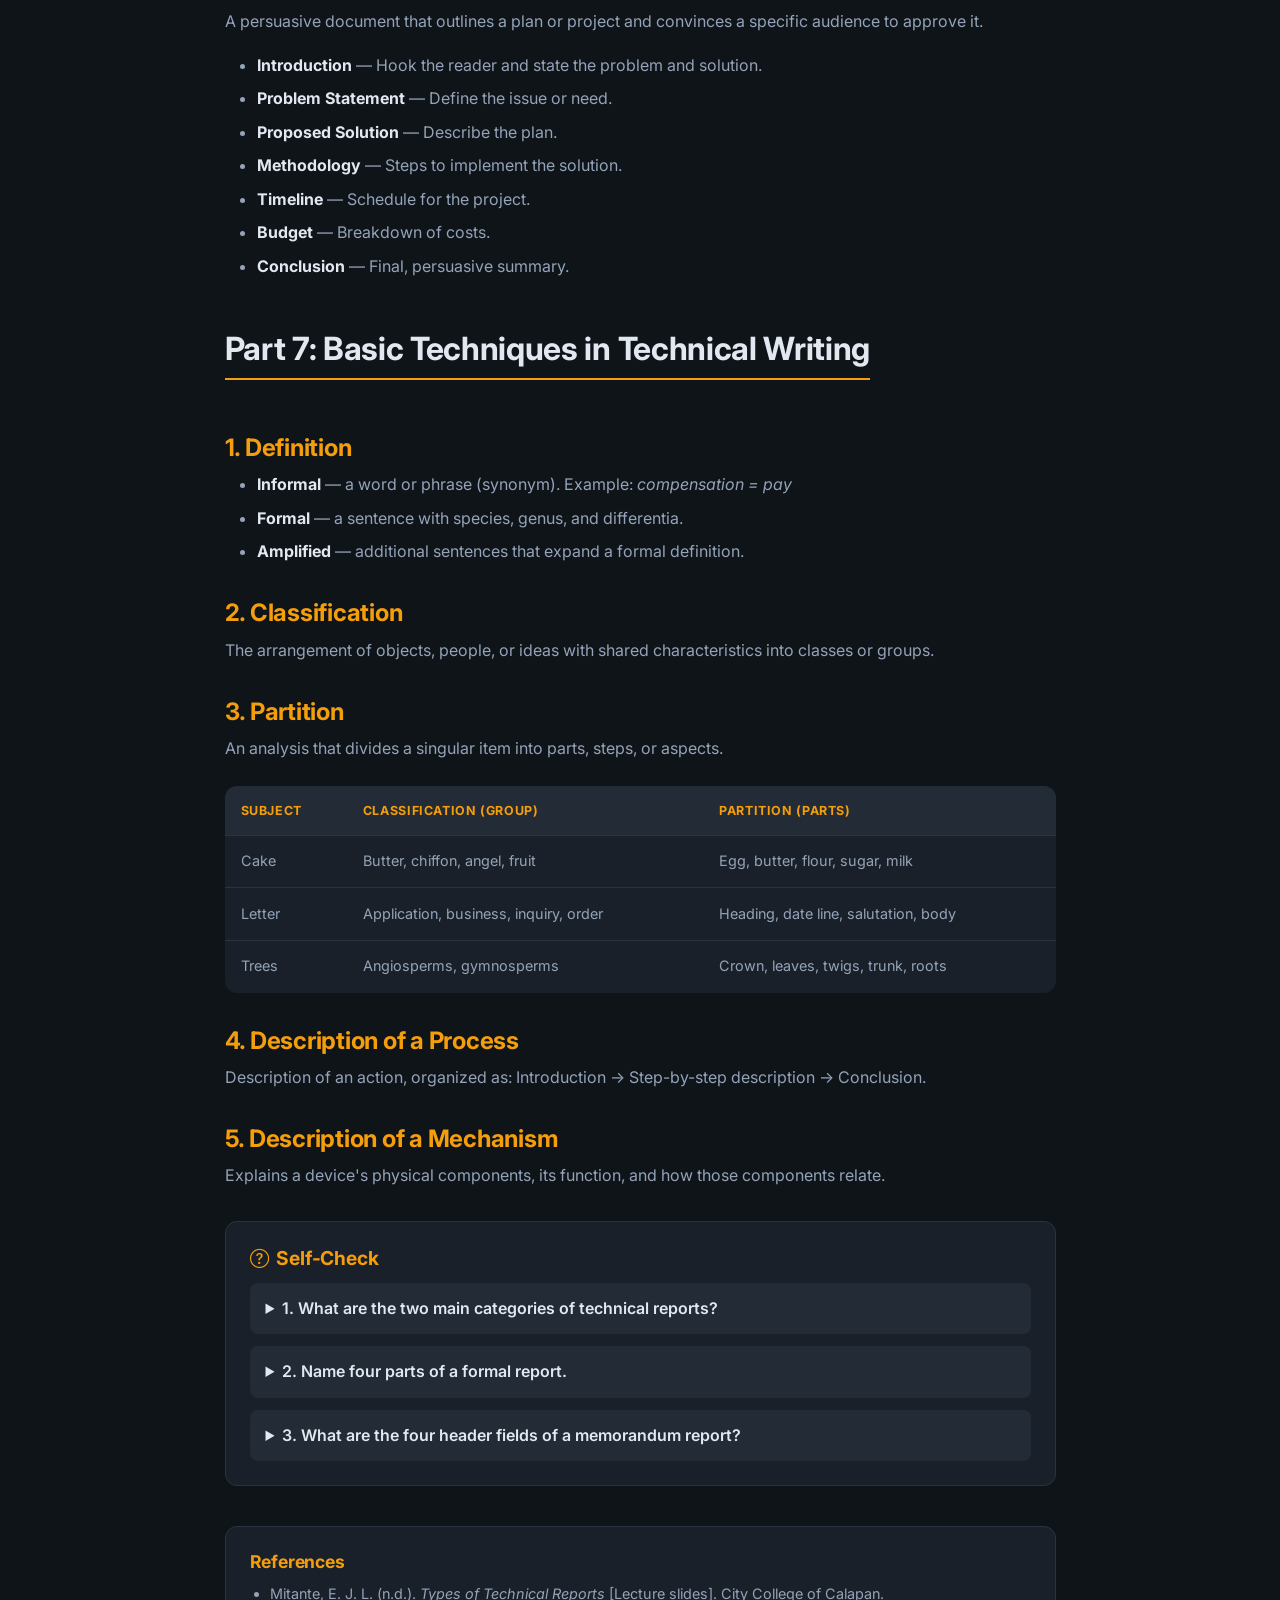
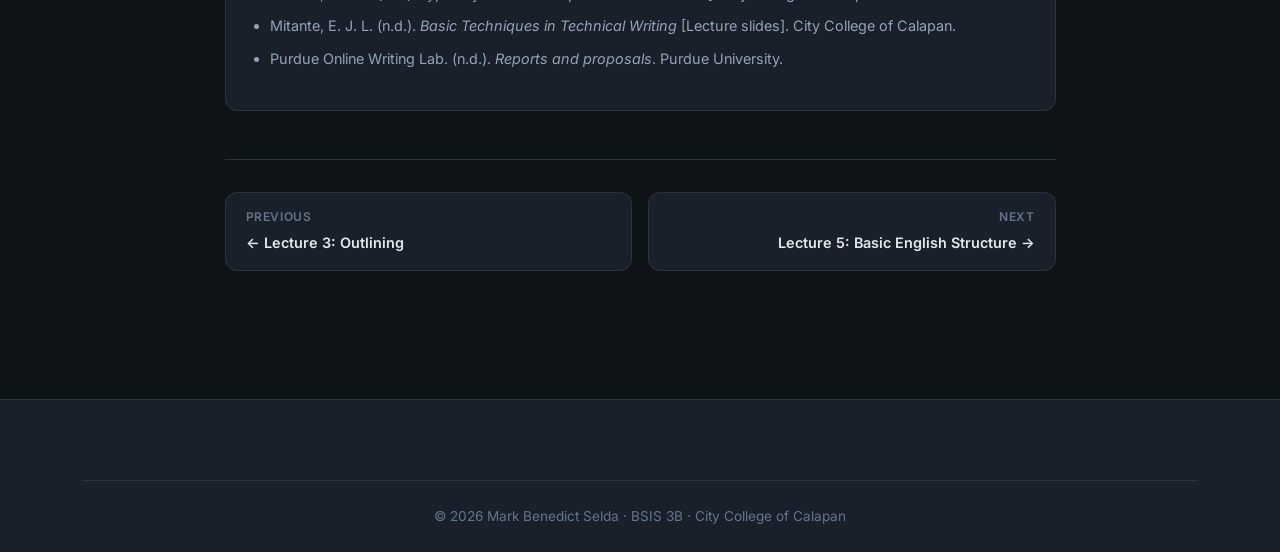
<file: Project/lectures/lecture4.html>
<!DOCTYPE html>
<html lang="en">
<head>
  <meta charset="UTF-8" />
  <meta name="viewport" content="width=device-width, initial-scale=1.0" />
  <title>Lecture 4: Types of Technical Paper</title>
  <link href="https://cdn.jsdelivr.net/npm/bootstrap@5.3.3/dist/css/bootstrap.min.css" rel="stylesheet" />
  <link href="https://cdn.jsdelivr.net/npm/bootstrap-icons@1.11.3/font/bootstrap-icons.css" rel="stylesheet" />
  <link href="https://fonts.googleapis.com/css2?family=Inter:wght@400;500;600;700;800&display=swap" rel="stylesheet" />
  <link rel="icon" type="image/png" href="../assets/img/logo-icon.png" />
  <link rel="stylesheet" href="../css/style.css" />
</head>
<body>

<nav class="navbar navbar-expand-lg sticky-top">
  <div class="container">
    <a class="navbar-brand" href="../index.html"><img src="../assets/img/logo-icon.png" alt="Technical Writing Logo" width="40" height="40" /><span>Technical Writing</span></a>
    <button class="navbar-toggler" type="button" data-bs-toggle="collapse" data-bs-target="#mainNav"><span class="navbar-toggler-icon"></span></button>
    <div class="collapse navbar-collapse" id="mainNav">
      <ul class="navbar-nav ms-auto">
        <li class="nav-item"><a class="nav-link" href="../index.html">Home</a></li>
        <li class="nav-item"><a class="nav-link active" href="../lectures.html">Lectures</a></li>
        <li class="nav-item"><a class="nav-link" href="../about.html">About Us</a></li>
        <li class="nav-item"><a class="nav-link" href="../contact.html">Contact Info</a></li>
      </ul>
    </div>
  </div>
</nav>

<header class="lecture-header">
  <div class="container">
    <div class="breadcrumb-custom"><a href="../index.html">Home</a><span>/</span><a href="../lectures.html">Lectures</a><span>/</span>Lecture 4</div>
    <span class="hero-badge">Lecture 4</span>
    <h1>Types of Technical Paper</h1>
    <div class="divider-accent"></div>
  </div>
</header>

<main class="container lecture-content pb-5">
  <div class="row">
    <div class="col-lg-9 mx-auto">

      <h2>Introduction</h2>
      <p>Technical writing produces many types of documents. Our lecture distinguishes between technical <strong>reports</strong>, <strong>proposals</strong>, <strong>abstracts</strong>, and other structured papers. Each type has a specific purpose, audience, and format.</p>

      <h2>What Is a Technical Report?</h2>
      <div class="key-box">
        <h5>Key Definition</h5>
        <p class="mb-0">A <strong>technical report</strong> is a specific type of technical writing used to convey data, research, or findings in a structured, objective, and detailed way to a specific audience.</p>
      </div>

      <h2>Part 1: The General Report Structure</h2>
      <ul>
        <li><strong>Title Page</strong> — Contains the title, author's name, date, and organization's name.</li>
        <li><strong>Table of Contents</strong> — Lists sections and sub-sections with page numbers.</li>
        <li><strong>Abstract</strong> — Provides background, states the purpose, and outlines the scope.</li>
        <li><strong>Body</strong> — The main part, containing data, analysis, and results.</li>
        <li><strong>Summary</strong> — Summarizes key findings and outcomes.</li>
        <li><strong>Recommendations</strong> — Suggests a course of action based on findings.</li>
      </ul>

      <h2>Part 2: Two Main Categories of Reports</h2>

      <h3>1. Informal Reports</h3>
      <p>Short reports designed for circulation only within an organization.</p>
      <ul>
        <li><strong>Memorandum Report</strong> — Internal business document</li>
        <li><strong>Letter Report</strong> — External communication in business letter format</li>
        <li><strong>Bulletins</strong> — Brief announcements or updates</li>
        <li><strong>Booklets</strong> — Small informational publications</li>
        <li><strong>Abstract</strong> — Short summary of a larger work</li>
      </ul>

      <h3>2. Formal Reports</h3>
      <p>Structured, comprehensive documents that include formal elements like transmittal letters, executive summaries, and detailed sections.</p>

      <h4>Parts of a Formal Report</h4>
      <table class="table-dark-custom">
        <thead><tr><th>Part</th><th>Description</th></tr></thead>
        <tbody>
          <tr><td>Transmittal Letter</td><td>Personal letter from the author introducing the report.</td></tr>
          <tr><td>Title Fly</td><td>Blank sheet with only the title.</td></tr>
          <tr><td>Title Page</td><td>Full title, author, date, and other essential information.</td></tr>
          <tr><td>Abstract</td><td>Concise summary of purpose, methods, key findings, and conclusion.</td></tr>
          <tr><td>Table of Contents</td><td>Detailed list of all headings with page numbers.</td></tr>
          <tr><td>List of Figures/Tables</td><td>Separate list for all visual elements.</td></tr>
          <tr><td>Introduction</td><td>Presents the problem, purpose, and scope.</td></tr>
          <tr><td>Body</td><td>Main content — Methodology, Results, Discussion.</td></tr>
          <tr><td>Conclusions</td><td>Summary of the findings.</td></tr>
          <tr><td>Recommendations</td><td>Specific actions suggested by the findings.</td></tr>
          <tr><td>Bibliography/References</td><td>Complete list of cited sources.</td></tr>
          <tr><td>Appendices</td><td>Supporting documents and data.</td></tr>
        </tbody>
      </table>

      <h2>Part 3: Memorandum Report</h2>
      <h4>Header</h4>
      <ul>
        <li><strong>TO:</strong> Recipient's name and title</li>
        <li><strong>FROM:</strong> Sender's name and title</li>
        <li><strong>DATE:</strong> Date the memo is written</li>
        <li><strong>SUBJECT:</strong> Concise, clear summary of the memo's topic</li>
      </ul>

      <h2>Part 4: Letter Report</h2>
      <p>A technical report written in the format of a business letter, used for external communication.</p>

      <h2>Part 5: Abstract</h2>
      <ul>
        <li><strong>Descriptive Abstract</strong> — States what the document contains.</li>
        <li><strong>Informative Abstract</strong> — Summarizes the document's content including purpose, methods, results, and conclusion.</li>
      </ul>

      <h2>Part 6: Proposal</h2>
      <p>A persuasive document that outlines a plan or project and convinces a specific audience to approve it.</p>
      <ul>
        <li><strong>Introduction</strong> — Hook the reader and state the problem and solution.</li>
        <li><strong>Problem Statement</strong> — Define the issue or need.</li>
        <li><strong>Proposed Solution</strong> — Describe the plan.</li>
        <li><strong>Methodology</strong> — Steps to implement the solution.</li>
        <li><strong>Timeline</strong> — Schedule for the project.</li>
        <li><strong>Budget</strong> — Breakdown of costs.</li>
        <li><strong>Conclusion</strong> — Final, persuasive summary.</li>
      </ul>

      <h2>Part 7: Basic Techniques in Technical Writing</h2>

      <h3>1. Definition</h3>
      <ul>
        <li><strong>Informal</strong> — a word or phrase (synonym). Example: <em>compensation = pay</em></li>
        <li><strong>Formal</strong> — a sentence with species, genus, and differentia.</li>
        <li><strong>Amplified</strong> — additional sentences that expand a formal definition.</li>
      </ul>

      <h3>2. Classification</h3>
      <p>The arrangement of objects, people, or ideas with shared characteristics into classes or groups.</p>

      <h3>3. Partition</h3>
      <p>An analysis that divides a singular item into parts, steps, or aspects.</p>

      <table class="table-dark-custom">
        <thead><tr><th>Subject</th><th>Classification (Group)</th><th>Partition (Parts)</th></tr></thead>
        <tbody>
          <tr><td>Cake</td><td>Butter, chiffon, angel, fruit</td><td>Egg, butter, flour, sugar, milk</td></tr>
          <tr><td>Letter</td><td>Application, business, inquiry, order</td><td>Heading, date line, salutation, body</td></tr>
          <tr><td>Trees</td><td>Angiosperms, gymnosperms</td><td>Crown, leaves, twigs, trunk, roots</td></tr>
        </tbody>
      </table>

      <h3>4. Description of a Process</h3>
      <p>Description of an action, organized as: Introduction → Step-by-step description → Conclusion.</p>

      <h3>5. Description of a Mechanism</h3>
      <p>Explains a device's physical components, its function, and how those components relate.</p>

      <div class="quiz-box">
        <h4><i class="bi bi-question-circle me-2"></i>Self-Check</h4>
        <details><summary>1. What are the two main categories of technical reports?</summary><p>Informal reports and Formal reports.</p></details>
        <details><summary>2. Name four parts of a formal report.</summary><p>Transmittal letter, title page, abstract, table of contents, body, conclusions, recommendations, bibliography.</p></details>
        <details><summary>3. What are the four header fields of a memorandum report?</summary><p>TO, FROM, DATE, SUBJECT.</p></details>
      </div>

      <div class="ref-box">
        <h4>References</h4>
        <ul>
          <li>Mitante, E. J. L. (n.d.). <em>Types of Technical Reports</em> [Lecture slides]. City College of Calapan.</li>
          <li>Mitante, E. J. L. (n.d.). <em>Basic Techniques in Technical Writing</em> [Lecture slides]. City College of Calapan.</li>
          <li>Purdue Online Writing Lab. (n.d.). <em>Reports and proposals</em>. Purdue University.</li>
        </ul>
      </div>

      <div class="lecture-nav">
        <a href="lecture3.html"><span class="nav-label">Previous</span>← Lecture 3: Outlining</a>
        <a href="lecture5.html" class="text-end"><span class="nav-label">Next</span>Lecture 5: Basic English Structure →</a>
      </div>

    </div>
  </div>
</main>

<footer><div class="container"><div class="footer-bottom">© 2026 Mark Benedict Selda · BSIS 3B · City College of Calapan</div></div></footer>
<button id="backToTop" aria-label="Back to top"><i class="bi bi-arrow-up"></i></button>
<script src="https://cdn.jsdelivr.net/npm/bootstrap@5.3.3/dist/js/bootstrap.bundle.min.js"></script>
<script src="../js/main.js"></script>
</body>
</html>
</file>
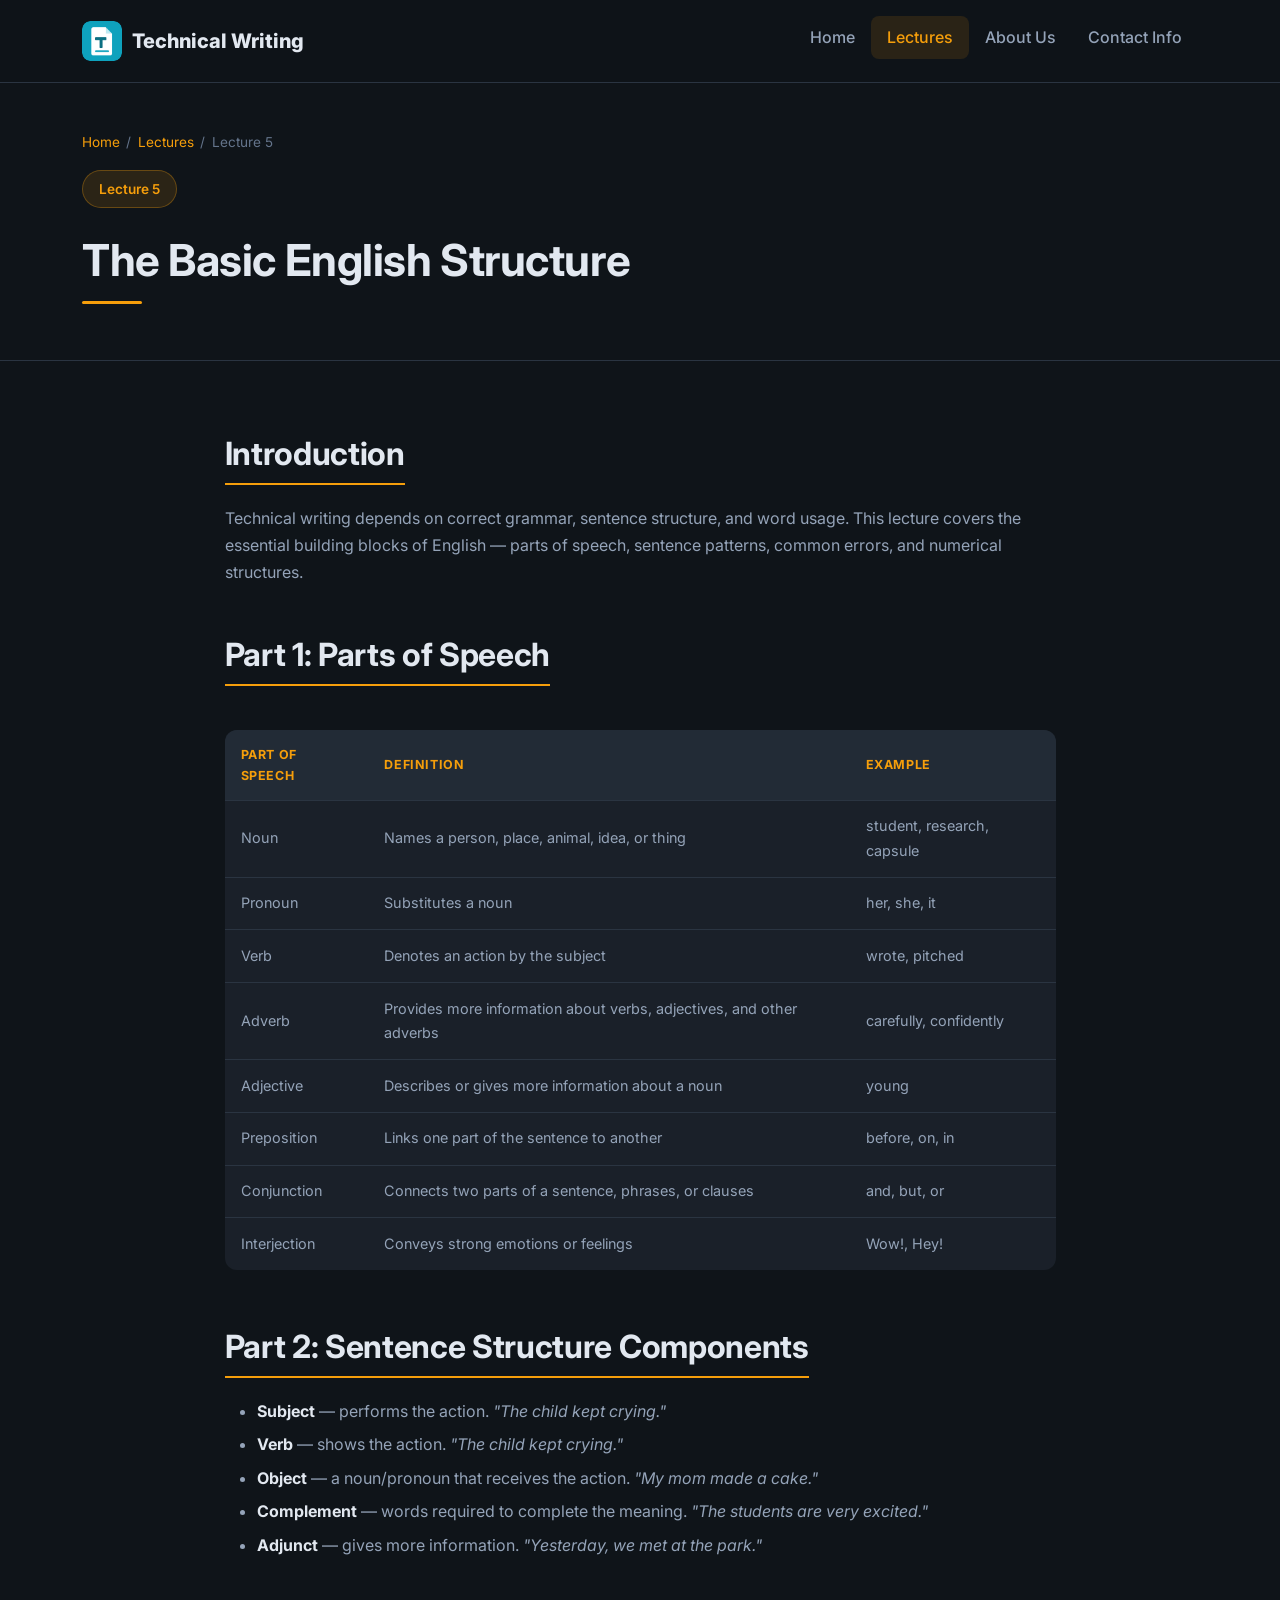
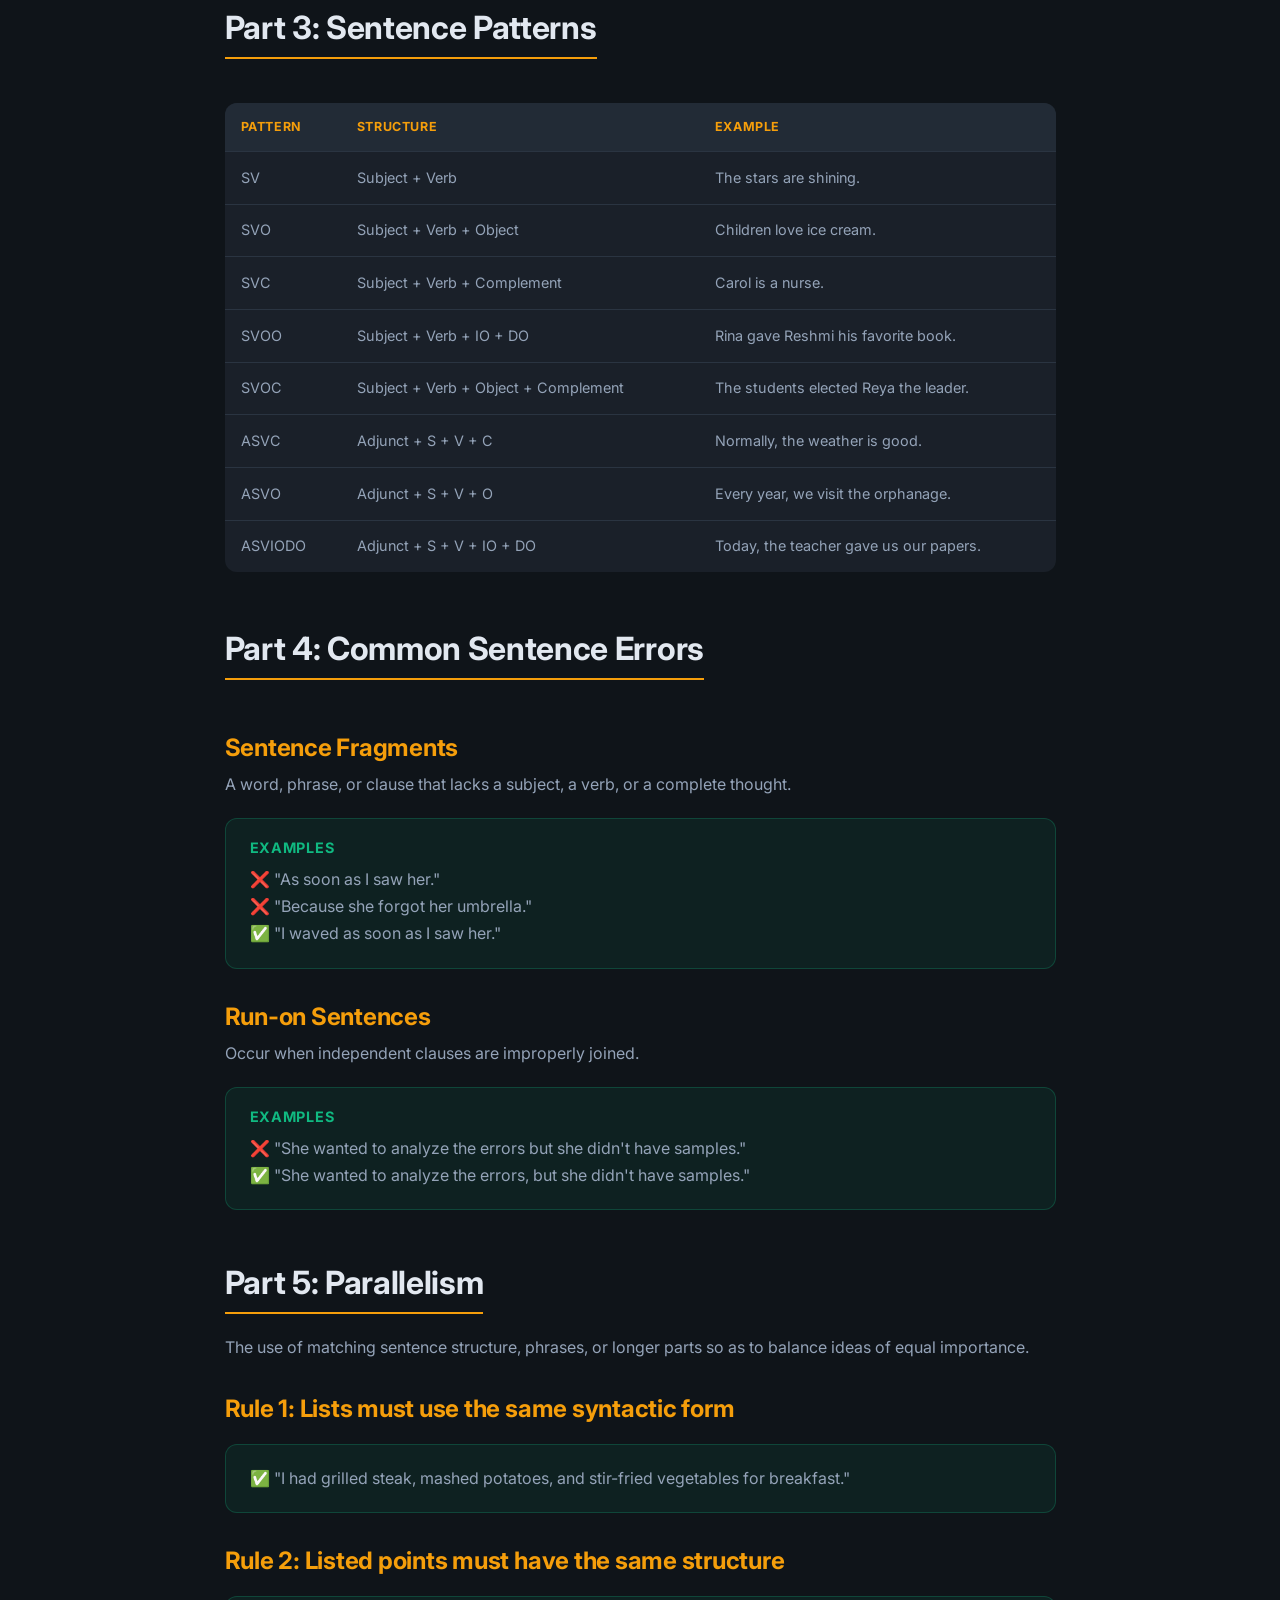
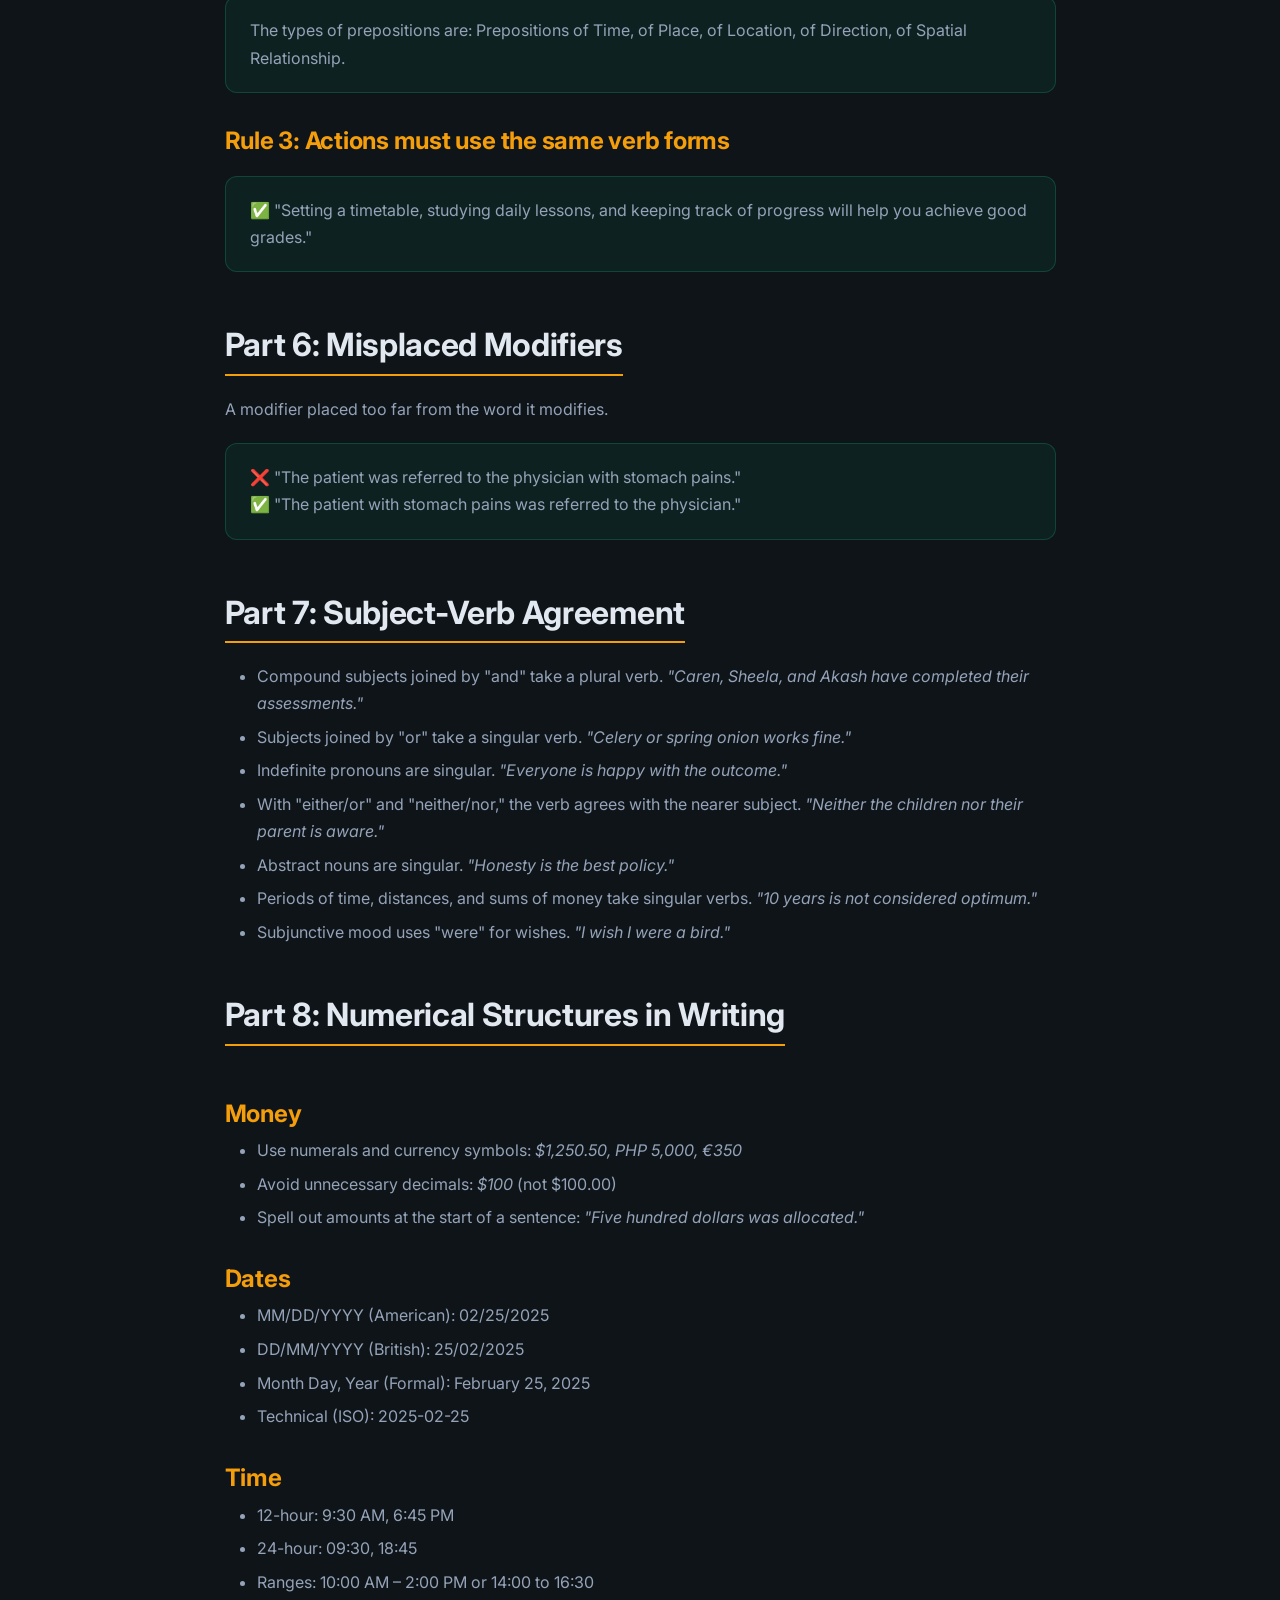
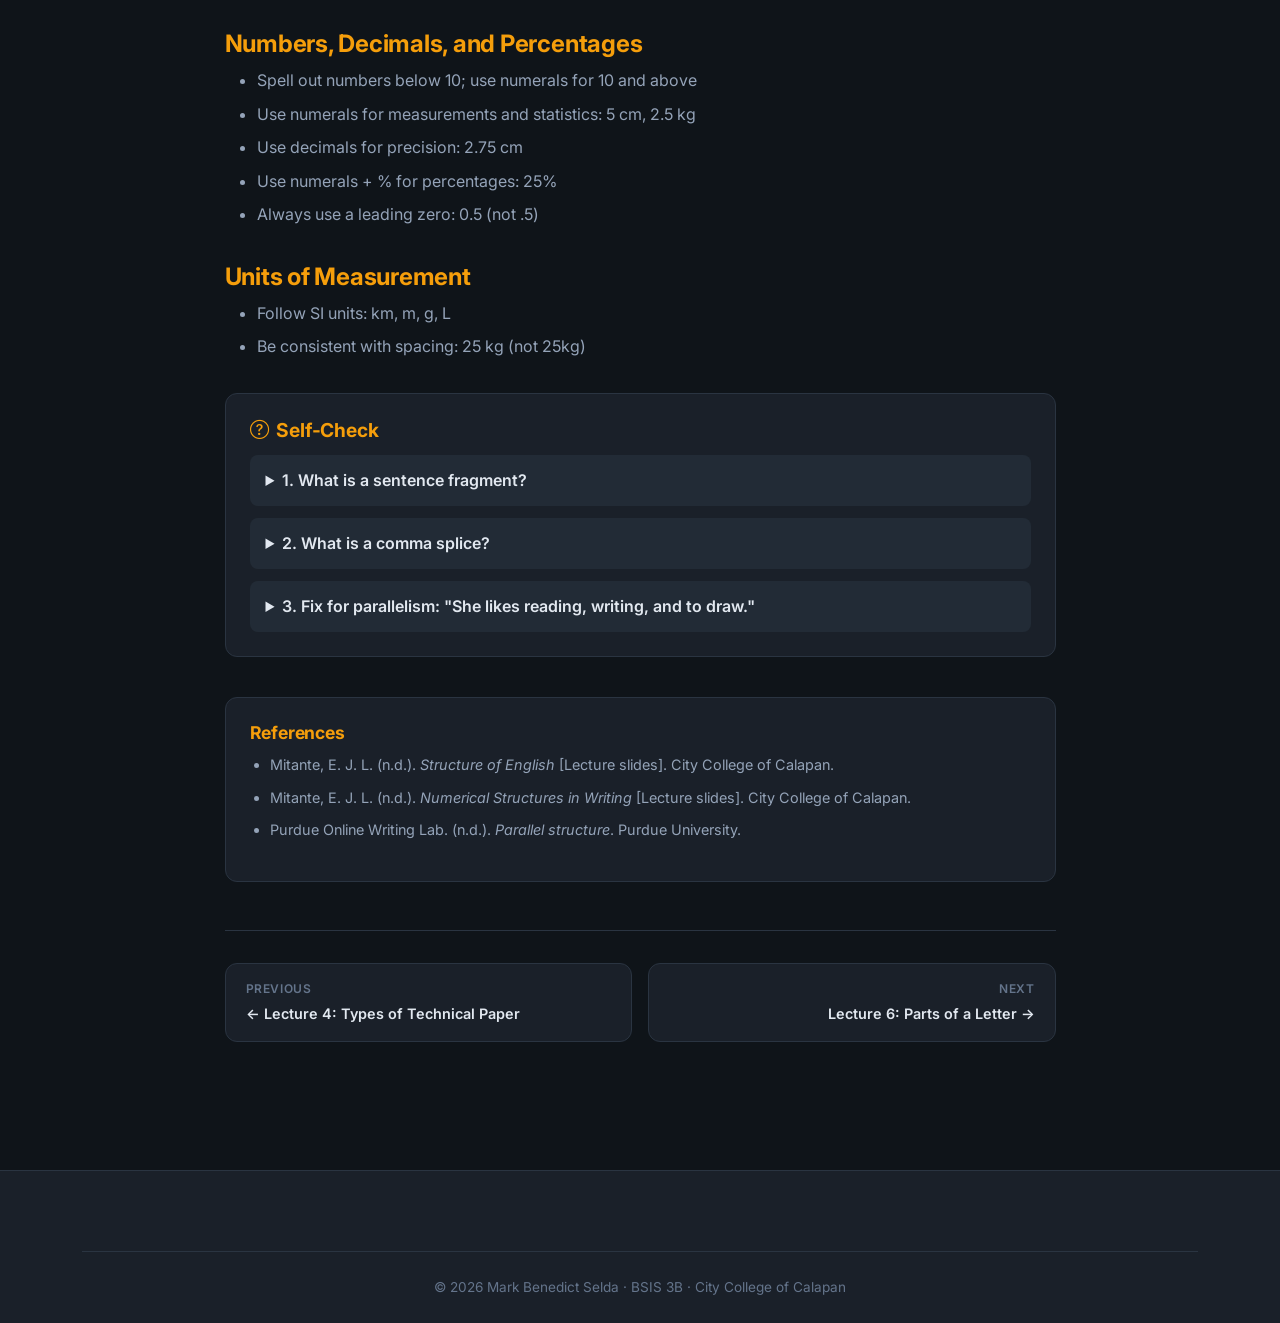
<file: Project/lectures/lecture5.html>
<!DOCTYPE html>
<html lang="en">
<head>
  <meta charset="UTF-8" />
  <meta name="viewport" content="width=device-width, initial-scale=1.0" />
  <title>Lecture 5: The Basic English Structure</title>
  <link href="https://cdn.jsdelivr.net/npm/bootstrap@5.3.3/dist/css/bootstrap.min.css" rel="stylesheet" />
  <link href="https://cdn.jsdelivr.net/npm/bootstrap-icons@1.11.3/font/bootstrap-icons.css" rel="stylesheet" />
  <link href="https://fonts.googleapis.com/css2?family=Inter:wght@400;500;600;700;800&display=swap" rel="stylesheet" />
  <link rel="icon" type="image/png" href="../assets/img/logo-icon.png" />
  <link rel="stylesheet" href="../css/style.css" />
</head>
<body>

<nav class="navbar navbar-expand-lg sticky-top">
  <div class="container">
    <a class="navbar-brand" href="../index.html"><img src="../assets/img/logo-icon.png" alt="Technical Writing Logo" width="40" height="40" /><span>Technical Writing</span></a>
    <button class="navbar-toggler" type="button" data-bs-toggle="collapse" data-bs-target="#mainNav"><span class="navbar-toggler-icon"></span></button>
    <div class="collapse navbar-collapse" id="mainNav">
      <ul class="navbar-nav ms-auto">
        <li class="nav-item"><a class="nav-link" href="../index.html">Home</a></li>
        <li class="nav-item"><a class="nav-link active" href="../lectures.html">Lectures</a></li>
        <li class="nav-item"><a class="nav-link" href="../about.html">About Us</a></li>
        <li class="nav-item"><a class="nav-link" href="../contact.html">Contact Info</a></li>
      </ul>
    </div>
  </div>
</nav>

<header class="lecture-header">
  <div class="container">
    <div class="breadcrumb-custom"><a href="../index.html">Home</a><span>/</span><a href="../lectures.html">Lectures</a><span>/</span>Lecture 5</div>
    <span class="hero-badge">Lecture 5</span>
    <h1>The Basic English Structure</h1>
    <div class="divider-accent"></div>
  </div>
</header>

<main class="container lecture-content pb-5">
  <div class="row">
    <div class="col-lg-9 mx-auto">

      <h2>Introduction</h2>
      <p>Technical writing depends on correct grammar, sentence structure, and word usage. This lecture covers the essential building blocks of English — parts of speech, sentence patterns, common errors, and numerical structures.</p>

      <h2>Part 1: Parts of Speech</h2>
      <table class="table-dark-custom">
        <thead><tr><th>Part of Speech</th><th>Definition</th><th>Example</th></tr></thead>
        <tbody>
          <tr><td>Noun</td><td>Names a person, place, animal, idea, or thing</td><td>student, research, capsule</td></tr>
          <tr><td>Pronoun</td><td>Substitutes a noun</td><td>her, she, it</td></tr>
          <tr><td>Verb</td><td>Denotes an action by the subject</td><td>wrote, pitched</td></tr>
          <tr><td>Adverb</td><td>Provides more information about verbs, adjectives, and other adverbs</td><td>carefully, confidently</td></tr>
          <tr><td>Adjective</td><td>Describes or gives more information about a noun</td><td>young</td></tr>
          <tr><td>Preposition</td><td>Links one part of the sentence to another</td><td>before, on, in</td></tr>
          <tr><td>Conjunction</td><td>Connects two parts of a sentence, phrases, or clauses</td><td>and, but, or</td></tr>
          <tr><td>Interjection</td><td>Conveys strong emotions or feelings</td><td>Wow!, Hey!</td></tr>
        </tbody>
      </table>

      <h2>Part 2: Sentence Structure Components</h2>
      <ul>
        <li><strong>Subject</strong> — performs the action. <em>"The child kept crying."</em></li>
        <li><strong>Verb</strong> — shows the action. <em>"The child kept crying."</em></li>
        <li><strong>Object</strong> — a noun/pronoun that receives the action. <em>"My mom made a cake."</em></li>
        <li><strong>Complement</strong> — words required to complete the meaning. <em>"The students are very excited."</em></li>
        <li><strong>Adjunct</strong> — gives more information. <em>"Yesterday, we met at the park."</em></li>
      </ul>

      <h2>Part 3: Sentence Patterns</h2>
      <table class="table-dark-custom">
        <thead><tr><th>Pattern</th><th>Structure</th><th>Example</th></tr></thead>
        <tbody>
          <tr><td>SV</td><td>Subject + Verb</td><td>The stars are shining.</td></tr>
          <tr><td>SVO</td><td>Subject + Verb + Object</td><td>Children love ice cream.</td></tr>
          <tr><td>SVC</td><td>Subject + Verb + Complement</td><td>Carol is a nurse.</td></tr>
          <tr><td>SVOO</td><td>Subject + Verb + IO + DO</td><td>Rina gave Reshmi his favorite book.</td></tr>
          <tr><td>SVOC</td><td>Subject + Verb + Object + Complement</td><td>The students elected Reya the leader.</td></tr>
          <tr><td>ASVC</td><td>Adjunct + S + V + C</td><td>Normally, the weather is good.</td></tr>
          <tr><td>ASVO</td><td>Adjunct + S + V + O</td><td>Every year, we visit the orphanage.</td></tr>
          <tr><td>ASVIODO</td><td>Adjunct + S + V + IO + DO</td><td>Today, the teacher gave us our papers.</td></tr>
        </tbody>
      </table>

      <h2>Part 4: Common Sentence Errors</h2>

      <h3>Sentence Fragments</h3>
      <p>A word, phrase, or clause that lacks a subject, a verb, or a complete thought.</p>
      <div class="example-box"><h5>Examples</h5><p class="mb-0">❌ "As soon as I saw her."<br />❌ "Because she forgot her umbrella."<br />✅ "I waved as soon as I saw her."</p></div>

      <h3>Run-on Sentences</h3>
      <p>Occur when independent clauses are improperly joined.</p>
      <div class="example-box"><h5>Examples</h5><p class="mb-0">❌ "She wanted to analyze the errors but she didn't have samples."<br />✅ "She wanted to analyze the errors, but she didn't have samples."</p></div>

      <h2>Part 5: Parallelism</h2>
      <p>The use of matching sentence structure, phrases, or longer parts so as to balance ideas of equal importance.</p>

      <h3>Rule 1: Lists must use the same syntactic form</h3>
      <div class="example-box"><p class="mb-0">✅ "I had grilled steak, mashed potatoes, and stir-fried vegetables for breakfast."</p></div>

      <h3>Rule 2: Listed points must have the same structure</h3>
      <div class="example-box"><p class="mb-0">The types of prepositions are: Prepositions of Time, of Place, of Location, of Direction, of Spatial Relationship.</p></div>

      <h3>Rule 3: Actions must use the same verb forms</h3>
      <div class="example-box"><p class="mb-0">✅ "Setting a timetable, studying daily lessons, and keeping track of progress will help you achieve good grades."</p></div>

      <h2>Part 6: Misplaced Modifiers</h2>
      <p>A modifier placed too far from the word it modifies.</p>
      <div class="example-box"><p class="mb-0">❌ "The patient was referred to the physician with stomach pains."<br />✅ "The patient with stomach pains was referred to the physician."</p></div>

      <h2>Part 7: Subject-Verb Agreement</h2>
      <ul>
        <li>Compound subjects joined by "and" take a plural verb. <em>"Caren, Sheela, and Akash have completed their assessments."</em></li>
        <li>Subjects joined by "or" take a singular verb. <em>"Celery or spring onion works fine."</em></li>
        <li>Indefinite pronouns are singular. <em>"Everyone is happy with the outcome."</em></li>
        <li>With "either/or" and "neither/nor," the verb agrees with the nearer subject. <em>"Neither the children nor their parent is aware."</em></li>
        <li>Abstract nouns are singular. <em>"Honesty is the best policy."</em></li>
        <li>Periods of time, distances, and sums of money take singular verbs. <em>"10 years is not considered optimum."</em></li>
        <li>Subjunctive mood uses "were" for wishes. <em>"I wish I were a bird."</em></li>
      </ul>

      <h2>Part 8: Numerical Structures in Writing</h2>
      <h3>Money</h3>
      <ul>
        <li>Use numerals and currency symbols: <em>$1,250.50, PHP 5,000, €350</em></li>
        <li>Avoid unnecessary decimals: <em>$100</em> (not $100.00)</li>
        <li>Spell out amounts at the start of a sentence: <em>"Five hundred dollars was allocated."</em></li>
      </ul>

      <h3>Dates</h3>
      <ul>
        <li>MM/DD/YYYY (American): 02/25/2025</li>
        <li>DD/MM/YYYY (British): 25/02/2025</li>
        <li>Month Day, Year (Formal): February 25, 2025</li>
        <li>Technical (ISO): 2025-02-25</li>
      </ul>

      <h3>Time</h3>
      <ul>
        <li>12-hour: 9:30 AM, 6:45 PM</li>
        <li>24-hour: 09:30, 18:45</li>
        <li>Ranges: 10:00 AM – 2:00 PM or 14:00 to 16:30</li>
      </ul>

      <h3>Numbers, Decimals, and Percentages</h3>
      <ul>
        <li>Spell out numbers below 10; use numerals for 10 and above</li>
        <li>Use numerals for measurements and statistics: 5 cm, 2.5 kg</li>
        <li>Use decimals for precision: 2.75 cm</li>
        <li>Use numerals + % for percentages: 25%</li>
        <li>Always use a leading zero: 0.5 (not .5)</li>
      </ul>

      <h3>Units of Measurement</h3>
      <ul>
        <li>Follow SI units: km, m, g, L</li>
        <li>Be consistent with spacing: 25 kg (not 25kg)</li>
      </ul>

      <div class="quiz-box">
        <h4><i class="bi bi-question-circle me-2"></i>Self-Check</h4>
        <details><summary>1. What is a sentence fragment?</summary><p>A word, phrase, or clause that lacks a subject, verb, or complete thought.</p></details>
        <details><summary>2. What is a comma splice?</summary><p>Two independent clauses joined by a comma without a coordinating conjunction.</p></details>
        <details><summary>3. Fix for parallelism: "She likes reading, writing, and to draw."</summary><p>"She likes reading, writing, and drawing."</p></details>
      </div>

      <div class="ref-box">
        <h4>References</h4>
        <ul>
          <li>Mitante, E. J. L. (n.d.). <em>Structure of English</em> [Lecture slides]. City College of Calapan.</li>
          <li>Mitante, E. J. L. (n.d.). <em>Numerical Structures in Writing</em> [Lecture slides]. City College of Calapan.</li>
          <li>Purdue Online Writing Lab. (n.d.). <em>Parallel structure</em>. Purdue University.</li>
        </ul>
      </div>

      <div class="lecture-nav">
        <a href="lecture4.html"><span class="nav-label">Previous</span>← Lecture 4: Types of Technical Paper</a>
        <a href="lecture6.html" class="text-end"><span class="nav-label">Next</span>Lecture 6: Parts of a Letter →</a>
      </div>

    </div>
  </div>
</main>

<footer><div class="container"><div class="footer-bottom">© 2026 Mark Benedict Selda · BSIS 3B · City College of Calapan</div></div></footer>
<button id="backToTop" aria-label="Back to top"><i class="bi bi-arrow-up"></i></button>
<script src="https://cdn.jsdelivr.net/npm/bootstrap@5.3.3/dist/js/bootstrap.bundle.min.js"></script>
<script src="../js/main.js"></script>
</body>
</html>
</file>
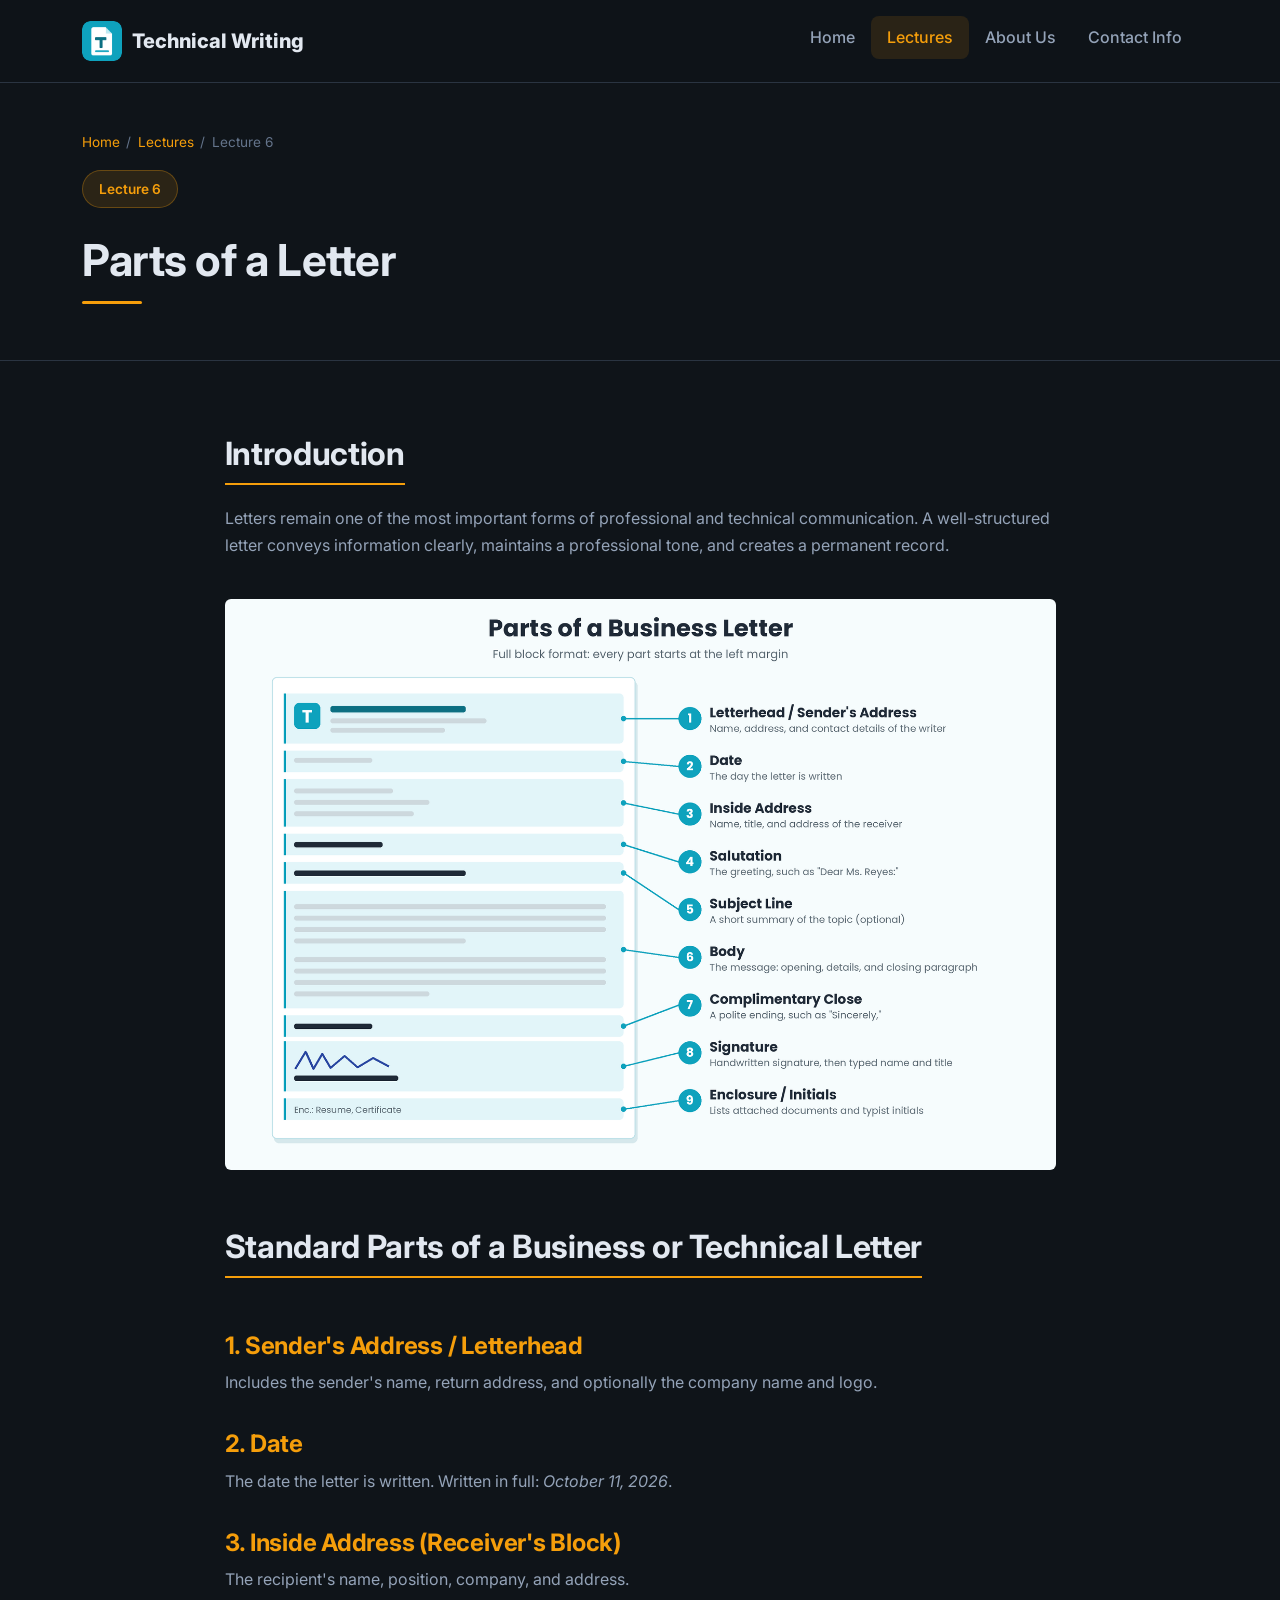
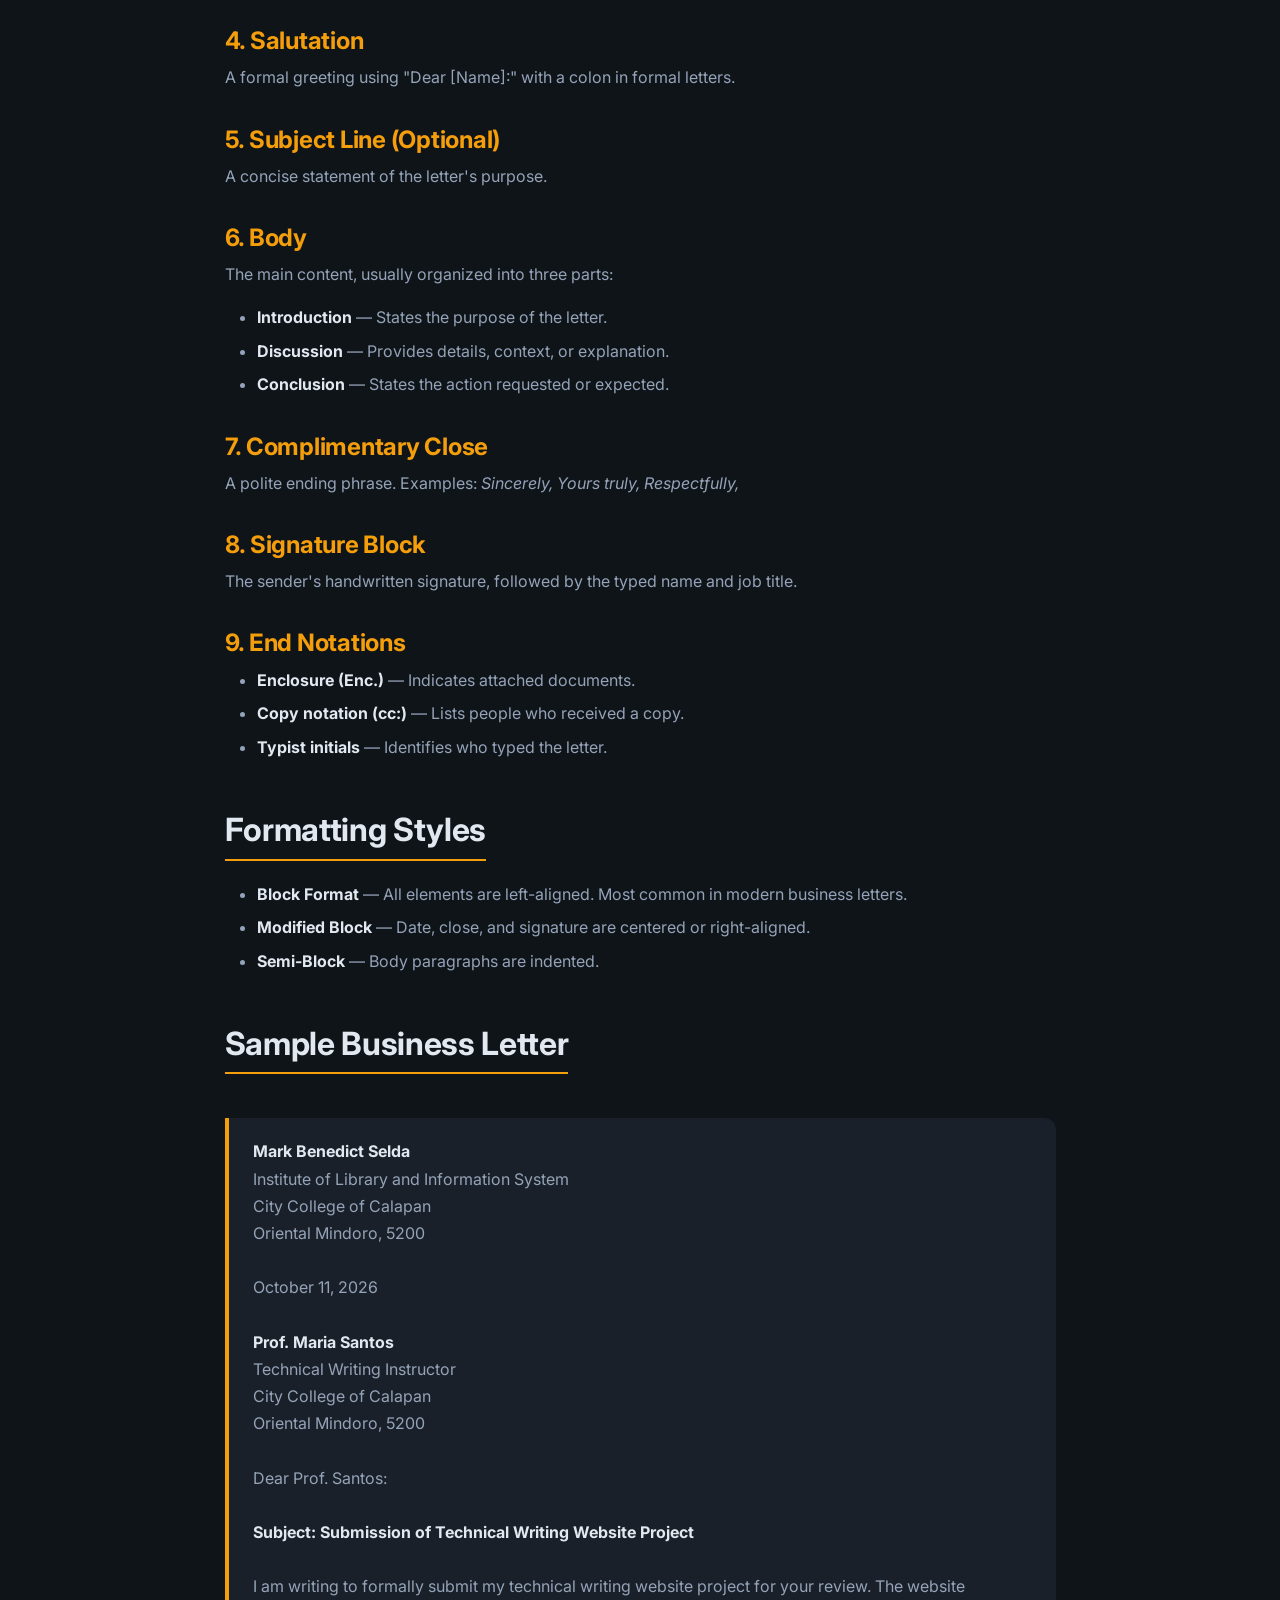
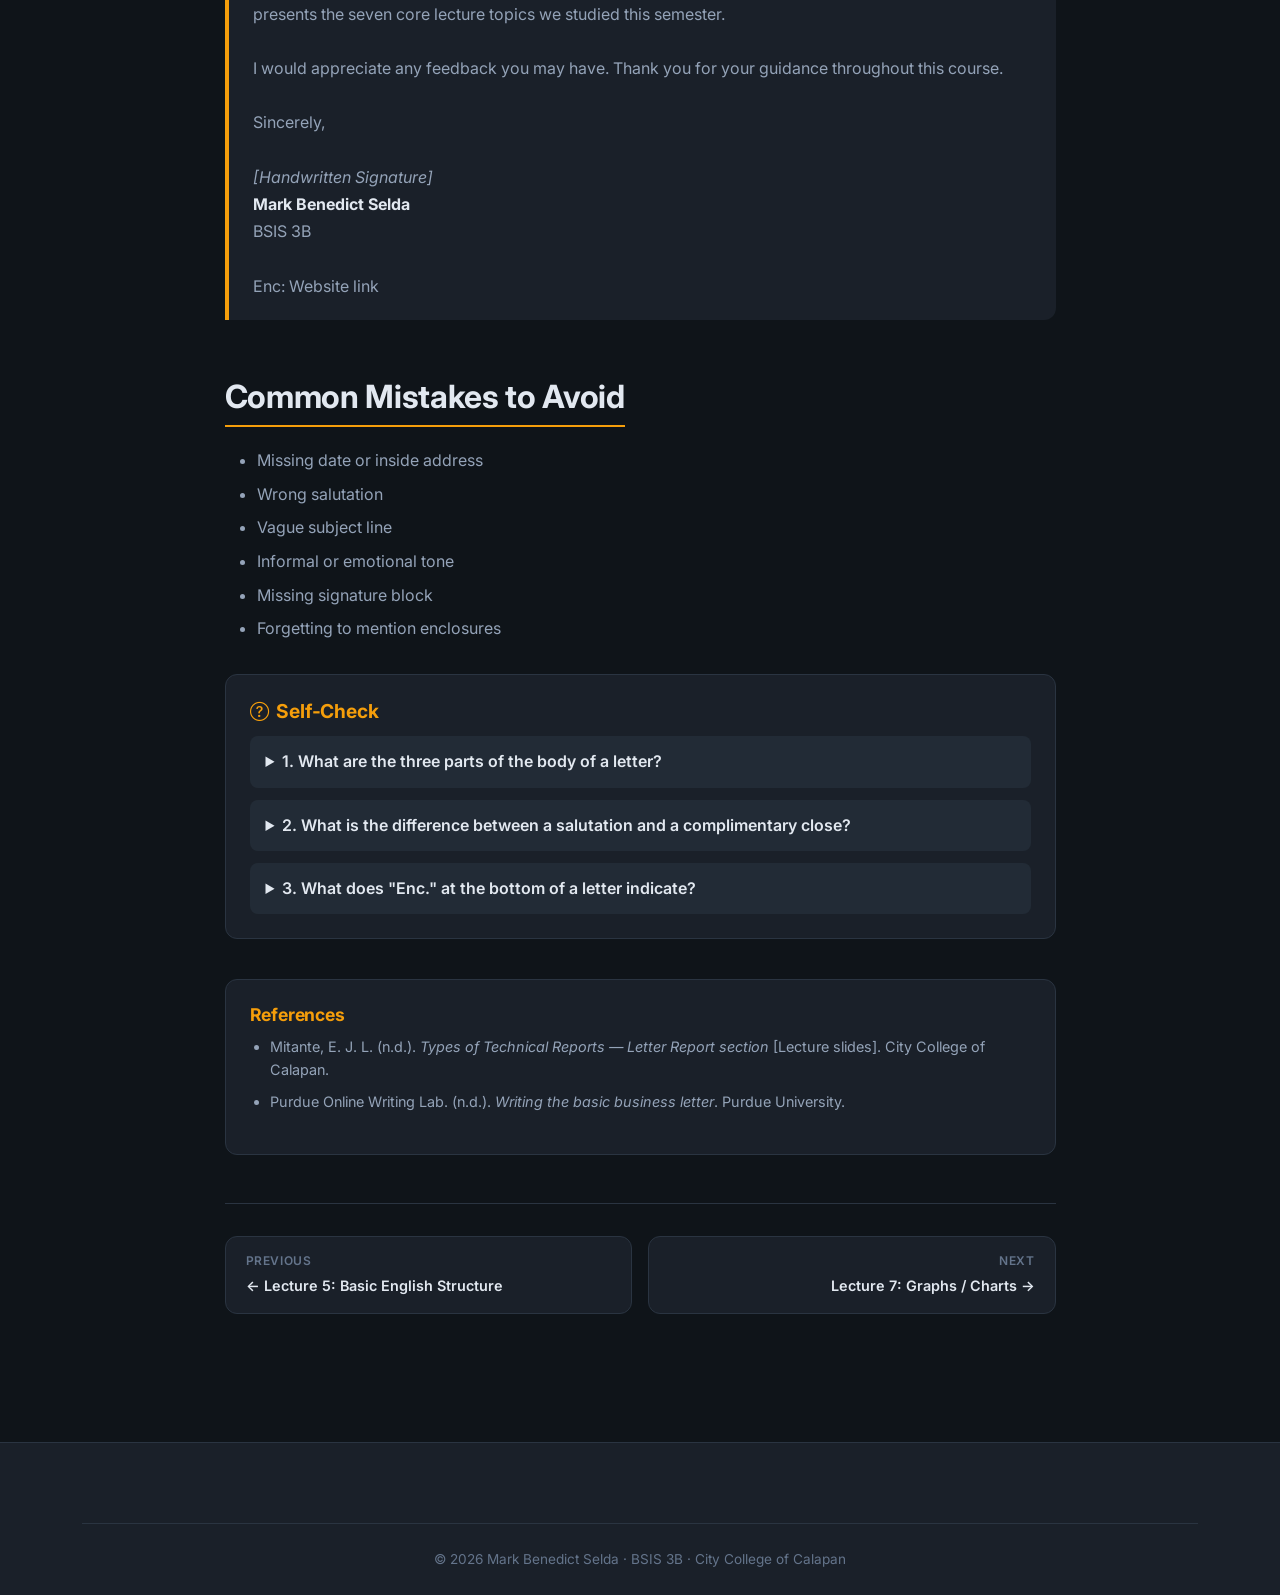
<file: Project/lectures/lecture6.html>
<!DOCTYPE html>
<html lang="en">
<head>
  <meta charset="UTF-8" />
  <meta name="viewport" content="width=device-width, initial-scale=1.0" />
  <title>Lecture 6: Parts of a Letter</title>
  <link href="https://cdn.jsdelivr.net/npm/bootstrap@5.3.3/dist/css/bootstrap.min.css" rel="stylesheet" />
  <link href="https://cdn.jsdelivr.net/npm/bootstrap-icons@1.11.3/font/bootstrap-icons.css" rel="stylesheet" />
  <link href="https://fonts.googleapis.com/css2?family=Inter:wght@400;500;600;700;800&display=swap" rel="stylesheet" />
  <link rel="icon" type="image/png" href="../assets/img/logo-icon.png" />
  <link rel="stylesheet" href="../css/style.css" />
</head>
<body>

<nav class="navbar navbar-expand-lg sticky-top">
  <div class="container">
    <a class="navbar-brand" href="../index.html"><img src="../assets/img/logo-icon.png" alt="Technical Writing Logo" width="40" height="40" /><span>Technical Writing</span></a>
    <button class="navbar-toggler" type="button" data-bs-toggle="collapse" data-bs-target="#mainNav"><span class="navbar-toggler-icon"></span></button>
    <div class="collapse navbar-collapse" id="mainNav">
      <ul class="navbar-nav ms-auto">
        <li class="nav-item"><a class="nav-link" href="../index.html">Home</a></li>
        <li class="nav-item"><a class="nav-link active" href="../lectures.html">Lectures</a></li>
        <li class="nav-item"><a class="nav-link" href="../about.html">About Us</a></li>
        <li class="nav-item"><a class="nav-link" href="../contact.html">Contact Info</a></li>
      </ul>
    </div>
  </div>
</nav>

<header class="lecture-header">
  <div class="container">
    <div class="breadcrumb-custom"><a href="../index.html">Home</a><span>/</span><a href="../lectures.html">Lectures</a><span>/</span>Lecture 6</div>
    <span class="hero-badge">Lecture 6</span>
    <h1>Parts of a Letter</h1>
    <div class="divider-accent"></div>
  </div>
</header>

<main class="container lecture-content pb-5">
  <div class="row">
    <div class="col-lg-9 mx-auto">

      <h2>Introduction</h2>
      <p>Letters remain one of the most important forms of professional and technical communication. A well-structured letter conveys information clearly, maintains a professional tone, and creates a permanent record.</p>

      <img src="../assets/img/business-letter-parts.png" alt="Labeled diagram of the parts of a business letter" class="img-fluid rounded my-4" />

      <h2>Standard Parts of a Business or Technical Letter</h2>

      <h3>1. Sender's Address / Letterhead</h3>
      <p>Includes the sender's name, return address, and optionally the company name and logo.</p>

      <h3>2. Date</h3>
      <p>The date the letter is written. Written in full: <em>October 11, 2026</em>.</p>

      <h3>3. Inside Address (Receiver's Block)</h3>
      <p>The recipient's name, position, company, and address.</p>

      <h3>4. Salutation</h3>
      <p>A formal greeting using "Dear [Name]:" with a colon in formal letters.</p>

      <h3>5. Subject Line (Optional)</h3>
      <p>A concise statement of the letter's purpose.</p>

      <h3>6. Body</h3>
      <p>The main content, usually organized into three parts:</p>
      <ul>
        <li><strong>Introduction</strong> — States the purpose of the letter.</li>
        <li><strong>Discussion</strong> — Provides details, context, or explanation.</li>
        <li><strong>Conclusion</strong> — States the action requested or expected.</li>
      </ul>

      <h3>7. Complimentary Close</h3>
      <p>A polite ending phrase. Examples: <em>Sincerely,</em> <em>Yours truly,</em> <em>Respectfully,</em></p>

      <h3>8. Signature Block</h3>
      <p>The sender's handwritten signature, followed by the typed name and job title.</p>

      <h3>9. End Notations</h3>
      <ul>
        <li><strong>Enclosure (Enc.)</strong> — Indicates attached documents.</li>
        <li><strong>Copy notation (cc:)</strong> — Lists people who received a copy.</li>
        <li><strong>Typist initials</strong> — Identifies who typed the letter.</li>
      </ul>

      <h2>Formatting Styles</h2>
      <ul>
        <li><strong>Block Format</strong> — All elements are left-aligned. Most common in modern business letters.</li>
        <li><strong>Modified Block</strong> — Date, close, and signature are centered or right-aligned.</li>
        <li><strong>Semi-Block</strong> — Body paragraphs are indented.</li>
      </ul>

      <h2>Sample Business Letter</h2>
      <div class="key-box">
        <p class="mb-0">
          <strong>Mark Benedict Selda</strong><br />
          Institute of Library and Information System<br />
          City College of Calapan<br />
          Oriental Mindoro, 5200<br /><br />

          October 11, 2026<br /><br />

          <strong>Prof. Maria Santos</strong><br />
          Technical Writing Instructor<br />
          City College of Calapan<br />
          Oriental Mindoro, 5200<br /><br />

          Dear Prof. Santos:<br /><br />

          <strong>Subject: Submission of Technical Writing Website Project</strong><br /><br />

          I am writing to formally submit my technical writing website project for your review. The website presents the seven core lecture topics we studied this semester.<br /><br />

          I would appreciate any feedback you may have. Thank you for your guidance throughout this course.<br /><br />

          Sincerely,<br /><br />
          <em>[Handwritten Signature]</em><br />
          <strong>Mark Benedict Selda</strong><br />
          BSIS 3B<br /><br />

          Enc: Website link
        </p>
      </div>

      <h2>Common Mistakes to Avoid</h2>
      <ul>
        <li>Missing date or inside address</li>
        <li>Wrong salutation</li>
        <li>Vague subject line</li>
        <li>Informal or emotional tone</li>
        <li>Missing signature block</li>
        <li>Forgetting to mention enclosures</li>
      </ul>

      <div class="quiz-box">
        <h4><i class="bi bi-question-circle me-2"></i>Self-Check</h4>
        <details><summary>1. What are the three parts of the body of a letter?</summary><p>Introduction, Discussion, Conclusion.</p></details>
        <details><summary>2. What is the difference between a salutation and a complimentary close?</summary><p>Salutation is the greeting at the beginning; complimentary close is the polite ending.</p></details>
        <details><summary>3. What does "Enc." at the bottom of a letter indicate?</summary><p>Enclosure — attached documents.</p></details>
      </div>

      <div class="ref-box">
        <h4>References</h4>
        <ul>
          <li>Mitante, E. J. L. (n.d.). <em>Types of Technical Reports — Letter Report section</em> [Lecture slides]. City College of Calapan.</li>
          <li>Purdue Online Writing Lab. (n.d.). <em>Writing the basic business letter</em>. Purdue University.</li>
        </ul>
      </div>

      <div class="lecture-nav">
        <a href="lecture5.html"><span class="nav-label">Previous</span>← Lecture 5: Basic English Structure</a>
        <a href="lecture7.html" class="text-end"><span class="nav-label">Next</span>Lecture 7: Graphs / Charts →</a>
      </div>

    </div>
  </div>
</main>

<footer><div class="container"><div class="footer-bottom">© 2026 Mark Benedict Selda · BSIS 3B · City College of Calapan</div></div></footer>
<button id="backToTop" aria-label="Back to top"><i class="bi bi-arrow-up"></i></button>
<script src="https://cdn.jsdelivr.net/npm/bootstrap@5.3.3/dist/js/bootstrap.bundle.min.js"></script>
<script src="../js/main.js"></script>
</body>
</html>
</file>
<file: Project/css/style.css>
/* =====================================================
   TECHNICAL WRITING EDUCATIONAL WEBSITE
   SnapFolio-Inspired Academic Theme
   ===================================================== */

:root {
  --bg-dark: #0f1419;
  --bg-surface: #1a2029;
  --bg-elevated: #222b36;
  --border-color: #2a3441;
  --accent: #f59e0b;
  --accent-hover: #fbbf24;
  --accent-soft: rgba(245, 158, 11, 0.12);
  --text-primary: #e2e8f0;
  --text-secondary: #94a3b8;
  --text-muted: #64748b;
  --success: #10b981;
  --radius: 12px;
  --transition: all 0.3s ease;
}

* { box-sizing: border-box; }

html { scroll-behavior: smooth; }

body {
  background-color: var(--bg-dark);
  color: var(--text-primary);
  font-family: 'Inter', -apple-system, BlinkMacSystemFont, 'Segoe UI', Roboto, sans-serif;
  line-height: 1.7;
  margin: 0;
  padding: 0;
}

/* ---------- TYPOGRAPHY ---------- */
h1, h2, h3, h4, h5, h6 {
  color: var(--text-primary);
  font-weight: 700;
  line-height: 1.3;
  letter-spacing: -0.01em;
}

h1 { font-size: 2.75rem; }
h2 { font-size: 2rem; margin-top: 2rem; }
h3 { font-size: 1.5rem; margin-top: 1.75rem; }
h4 { font-size: 1.2rem; margin-top: 1.5rem; }

p { color: var(--text-secondary); margin-bottom: 1rem; }

a { color: var(--accent); text-decoration: none; transition: var(--transition); }
a:hover { color: var(--accent-hover); text-decoration: underline; }

strong { color: var(--text-primary); }

code {
  background: var(--bg-elevated);
  color: var(--accent);
  padding: 0.15em 0.4em;
  border-radius: 4px;
  font-size: 0.9em;
}

ul, ol { color: var(--text-secondary); }
li { margin-bottom: 0.4rem; }

/* ---------- NAVBAR ---------- */
.navbar {
  background-color: rgba(15, 20, 25, 0.95) !important;
  backdrop-filter: blur(12px);
  border-bottom: 1px solid var(--border-color);
  padding: 1rem 0;
  transition: var(--transition);
}

.navbar-brand {
  font-weight: 800;
  font-size: 1.25rem;
  color: var(--text-primary) !important;
  display: flex;
  align-items: center;
  gap: 0.6rem;
}

.navbar-brand img {
  width: 40px;
  height: 40px;
  flex-shrink: 0;
  border-radius: 8px;
}

.brand-logo-placeholder {
  width: 40px;
  height: 40px;
  border: 2px dashed var(--accent);
  border-radius: 8px;
  display: inline-flex;
  align-items: center;
  justify-content: center;
  color: var(--accent);
  font-size: 0.65rem;
  font-weight: 700;
  text-align: center;
  line-height: 1.1;
  flex-shrink: 0;
}

.navbar-nav .nav-link {
  color: var(--text-secondary) !important;
  font-weight: 500;
  padding: 0.5rem 1rem !important;
  border-radius: 8px;
  transition: var(--transition);
}

.navbar-nav .nav-link:hover,
.navbar-nav .nav-link.active {
  color: var(--accent) !important;
  background-color: var(--accent-soft);
}

.navbar-toggler {
  border: 1px solid var(--border-color);
  padding: 0.4rem 0.6rem;
}
.navbar-toggler:focus { box-shadow: none; }
.navbar-toggler-icon {
  background-image: url("data:image/svg+xml,%3csvg xmlns='http://www.w3.org/2000/svg' viewBox='0 0 30 30'%3e%3cpath stroke='%2394a3b8' stroke-linecap='round' stroke-miterlimit='10' stroke-width='2' d='M4 7h22M4 15h22M4 23h22'/%3e%3c/svg%3e");
}

/* ---------- HERO ---------- */
.hero {
  padding: 5rem 0 4rem;
  position: relative;
  overflow: hidden;
}

.hero::before {
  content: '';
  position: absolute;
  top: -50%;
  right: -20%;
  width: 600px;
  height: 600px;
  background: radial-gradient(circle, rgba(245, 158, 11, 0.08) 0%, transparent 70%);
  border-radius: 50%;
  pointer-events: none;
}

.hero-badge {
  display: inline-block;
  background: var(--accent-soft);
  color: var(--accent);
  padding: 0.4rem 1rem;
  border-radius: 50px;
  font-size: 0.85rem;
  font-weight: 600;
  margin-bottom: 1.5rem;
  border: 1px solid rgba(245, 158, 11, 0.3);
}

.hero h1 { margin-bottom: 1.25rem; }
.hero h1 .highlight { color: var(--accent); }
.hero p.lead {
  font-size: 1.15rem;
  color: var(--text-secondary);
  max-width: 620px;
  margin-bottom: 2rem;
}

/* ---------- BUTTONS ---------- */
.btn-accent {
  background-color: var(--accent);
  color: #0f1419;
  font-weight: 700;
  border: none;
  padding: 0.75rem 1.75rem;
  border-radius: 10px;
  transition: var(--transition);
}

.btn-accent:hover {
  background-color: var(--accent-hover);
  color: #0f1419;
  transform: translateY(-2px);
  box-shadow: 0 8px 20px rgba(245, 158, 11, 0.25);
}

.btn-outline-accent {
  background: transparent;
  color: var(--accent);
  border: 1.5px solid var(--accent);
  font-weight: 600;
  padding: 0.75rem 1.75rem;
  border-radius: 10px;
  transition: var(--transition);
}

.btn-outline-accent:hover {
  background: var(--accent);
  color: #0f1419;
}

.btn-sm {
  padding: 0.5rem 1.15rem;
  font-size: 0.875rem;
}

/* ---------- CARDS ---------- */
.card-dark {
  background: var(--bg-surface);
  border: 1px solid var(--border-color);
  border-radius: var(--radius);
  padding: 1.75rem;
  transition: var(--transition);
  height: 100%;
}

.card-dark:hover {
  border-color: rgba(245, 158, 11, 0.4);
  transform: translateY(-4px);
  box-shadow: 0 12px 30px rgba(0, 0, 0, 0.35);
}

.card-dark h4 { color: var(--text-primary); margin-top: 0; }

.lecture-number {
  display: inline-flex;
  align-items: center;
  justify-content: center;
  width: 42px;
  height: 42px;
  background: var(--accent-soft);
  color: var(--accent);
  border-radius: 10px;
  font-weight: 800;
  font-size: 1.1rem;
  margin-bottom: 1rem;
}

/* ---------- IMAGE PLACEHOLDERS ---------- */
.img-placeholder {
  position: relative;
  width: 100%;
  background: linear-gradient(135deg, #1a2330 0%, #222d3b 100%);
  border: 2px dashed #3a4757;
  border-radius: var(--radius);
  display: flex;
  flex-direction: column;
  align-items: center;
  justify-content: center;
  color: var(--text-muted);
  padding: 1.5rem;
  text-align: center;
  transition: var(--transition);
  margin: 1.25rem 0;
}

.img-placeholder:hover {
  border-color: var(--accent);
  background: linear-gradient(135deg, #1e2836 0%, #26303f 100%);
}

.img-placeholder__icon {
  font-size: 2.25rem;
  color: var(--accent);
  opacity: 0.7;
  margin-bottom: 0.5rem;
}

.img-placeholder__label {
  font-weight: 700;
  color: var(--text-secondary);
  font-size: 0.9rem;
  margin-bottom: 0.25rem;
}

.img-placeholder__desc {
  font-size: 0.8rem;
  color: var(--text-muted);
  max-width: 400px;
}

/* Aspect ratio variants (large placeholders) */
.img-placeholder--hero { aspect-ratio: 16 / 9; min-height: 320px; }
.img-placeholder--16-9 { aspect-ratio: 16 / 9; min-height: 200px; }
.img-placeholder--4-3  { aspect-ratio: 4 / 3;  min-height: 180px; }
.img-placeholder--3-2  { aspect-ratio: 3 / 2;  min-height: 180px; }

/* Small square icon placeholders (for cards) */
.img-placeholder--1-1 {
  aspect-ratio: 1 / 1;
  width: 60px;
  height: 60px;
  min-height: 0;
  max-height: 60px;
  padding: 0;
  margin: 0 0 1rem 0;
  flex-shrink: 0;
}

.img-placeholder--1-1 .img-placeholder__icon {
  font-size: 1.5rem;
  margin: 0;
}

/* Logo placeholder */
.img-placeholder--logo {
  width: 40px;
  height: 40px;
  min-height: 40px;
  aspect-ratio: 1 / 1;
  padding: 0;
  border-radius: 8px;
}

.img-placeholder--logo .img-placeholder__icon {
  font-size: 0.9rem;
  margin: 0;
}

/* ---------- LECTURE PAGE ---------- */
.lecture-header {
  padding: 3rem 0 2rem;
  border-bottom: 1px solid var(--border-color);
  margin-bottom: 2.5rem;
}

.breadcrumb-custom {
  font-size: 0.85rem;
  color: var(--text-muted);
  margin-bottom: 1rem;
}

.breadcrumb-custom a { color: var(--accent); }
.breadcrumb-custom span { margin: 0 0.4rem; }

.lecture-content h2 {
  padding-bottom: 0.5rem;
  border-bottom: 2px solid var(--accent);
  display: inline-block;
  margin-bottom: 1.25rem;
}

.lecture-content h3 { color: var(--accent); margin-top: 2rem; }

.key-box {
  background: var(--bg-surface);
  border-left: 4px solid var(--accent);
  border-radius: 0 var(--radius) var(--radius) 0;
  padding: 1.25rem 1.5rem;
  margin: 1.5rem 0;
}

.key-box h5 {
  color: var(--accent);
  margin-top: 0;
  font-size: 0.95rem;
  text-transform: uppercase;
  letter-spacing: 0.05em;
}

.example-box {
  background: rgba(16, 185, 129, 0.08);
  border: 1px solid rgba(16, 185, 129, 0.25);
  border-radius: var(--radius);
  padding: 1.25rem 1.5rem;
  margin: 1.25rem 0;
}

.example-box h5 {
  color: var(--success);
  font-size: 0.9rem;
  text-transform: uppercase;
  letter-spacing: 0.05em;
  margin-top: 0;
}

.ref-box {
  background: var(--bg-surface);
  border: 1px solid var(--border-color);
  border-radius: var(--radius);
  padding: 1.5rem;
  margin-top: 2.5rem;
}

.ref-box h4 { color: var(--accent); margin-top: 0; font-size: 1.1rem; }
.ref-box ul { padding-left: 1.25rem; }
.ref-box li { color: var(--text-secondary); font-size: 0.9rem; margin-bottom: 0.6rem; line-height: 1.6; }

.quiz-box {
  background: var(--bg-surface);
  border: 1px solid var(--border-color);
  border-radius: var(--radius);
  padding: 1.5rem;
  margin: 2rem 0;
}

.quiz-box h4 { color: var(--accent); margin-top: 0; }
.quiz-box details {
  background: var(--bg-elevated);
  border-radius: 8px;
  padding: 0.75rem 1rem;
  margin-top: 0.75rem;
  cursor: pointer;
}
.quiz-box summary { color: var(--text-primary); font-weight: 600; }
.quiz-box details p { margin: 0.75rem 0 0; color: var(--text-secondary); }

/* ---------- LECTURE NAV (prev / next) ---------- */
.lecture-nav {
  display: flex;
  justify-content: space-between;
  gap: 1rem;
  margin-top: 3rem;
  padding-top: 2rem;
  border-top: 1px solid var(--border-color);
  flex-wrap: wrap;
}

.lecture-nav a {
  background: var(--bg-surface);
  border: 1px solid var(--border-color);
  border-radius: var(--radius);
  padding: 0.9rem 1.25rem;
  color: var(--text-primary);
  font-weight: 600;
  font-size: 0.9rem;
  transition: var(--transition);
  text-decoration: none;
  flex: 1;
  min-width: 200px;
}

.lecture-nav a:hover {
  border-color: var(--accent);
  color: var(--accent);
  text-decoration: none;
  transform: translateY(-2px);
}

.lecture-nav a .nav-label {
  display: block;
  font-size: 0.75rem;
  color: var(--text-muted);
  text-transform: uppercase;
  letter-spacing: 0.05em;
  margin-bottom: 0.2rem;
}

/* ---------- TABLE ---------- */
.table-dark-custom {
  width: 100%;
  border-collapse: collapse;
  margin: 1.5rem 0;
  background: var(--bg-surface);
  border-radius: var(--radius);
  overflow: hidden;
}

.table-dark-custom th,
.table-dark-custom td {
  padding: 0.85rem 1rem;
  text-align: left;
  border-bottom: 1px solid var(--border-color);
  font-size: 0.9rem;
}

.table-dark-custom th {
  background: var(--bg-elevated);
  color: var(--accent);
  font-weight: 700;
  text-transform: uppercase;
  font-size: 0.78rem;
  letter-spacing: 0.05em;
}

.table-dark-custom td { color: var(--text-secondary); }
.table-dark-custom tr:last-child td { border-bottom: none; }

/* ---------- FOOTER ---------- */
footer {
  background: var(--bg-surface);
  border-top: 1px solid var(--border-color);
  padding: 3rem 0 1.5rem;
  margin-top: 5rem;
}

footer h5 { color: var(--text-primary); font-size: 1rem; margin-bottom: 1rem; }
footer p, footer li { color: var(--text-muted); font-size: 0.9rem; }
footer ul { list-style: none; padding: 0; }
footer ul li { margin-bottom: 0.5rem; }
footer a { color: var(--text-secondary); }
footer a:hover { color: var(--accent); text-decoration: none; }

.footer-bottom {
  border-top: 1px solid var(--border-color);
  margin-top: 2rem;
  padding-top: 1.5rem;
  text-align: center;
  color: var(--text-muted);
  font-size: 0.85rem;
}

/* ---------- BACK TO TOP ---------- */
#backToTop {
  position: fixed;
  bottom: 2rem;
  right: 2rem;
  width: 48px;
  height: 48px;
  border-radius: 50%;
  background: var(--accent);
  color: #0f1419;
  border: none;
  display: none;
  align-items: center;
  justify-content: center;
  font-size: 1.25rem;
  cursor: pointer;
  z-index: 999;
  transition: var(--transition);
  box-shadow: 0 6px 20px rgba(245, 158, 11, 0.3);
}

#backToTop:hover {
  background: var(--accent-hover);
  transform: translateY(-3px);
}

/* ---------- CONTACT FORM ---------- */
.form-control-dark {
  background: var(--bg-elevated);
  border: 1px solid var(--border-color);
  color: var(--text-primary);
  padding: 0.75rem 1rem;
  border-radius: 10px;
  transition: var(--transition);
}

.form-control-dark:focus {
  background: var(--bg-elevated);
  border-color: var(--accent);
  color: var(--text-primary);
  box-shadow: 0 0 0 3px var(--accent-soft);
}

.form-control-dark::placeholder { color: var(--text-muted); }

.form-label { color: var(--text-secondary); font-size: 0.9rem; font-weight: 600; }

/* ---------- UTILITIES ---------- */
.section-title {
  font-size: 2rem;
  margin-bottom: 0.75rem;
}

.section-subtitle {
  color: var(--text-secondary);
  font-size: 1.05rem;
  max-width: 640px;
  margin: 0 auto 2.5rem;
}

.divider-accent {
  width: 60px;
  height: 3px;
  background: var(--accent);
  border-radius: 3px;
  margin: 0.75rem 0 1.5rem;
}

.text-accent { color: var(--accent) !important; }
.text-secondary-custom { color: var(--text-secondary) !important; }

/* Hero banner image — fills its column */
.hero-image {
  width: 100%;
  height: 100%;
  object-fit: cover;
  display: block;
  border-radius: var(--radius);
  box-shadow: 0 20px 40px rgba(0, 0, 0, 0.35);
}

/* ---------- RESPONSIVE ---------- */
@media (max-width: 768px) {
  h1 { font-size: 2rem; }
  h2 { font-size: 1.6rem; }
  h3 { font-size: 1.25rem; }
  .hero { padding: 3rem 0 2.5rem; }
  .hero p.lead { font-size: 1rem; }
  .img-placeholder--hero { min-height: 220px; }
  .lecture-nav a { min-width: 100%; }
  #backToTop { bottom: 1rem; right: 1rem; width: 42px; height: 42px; }
}
</file>
